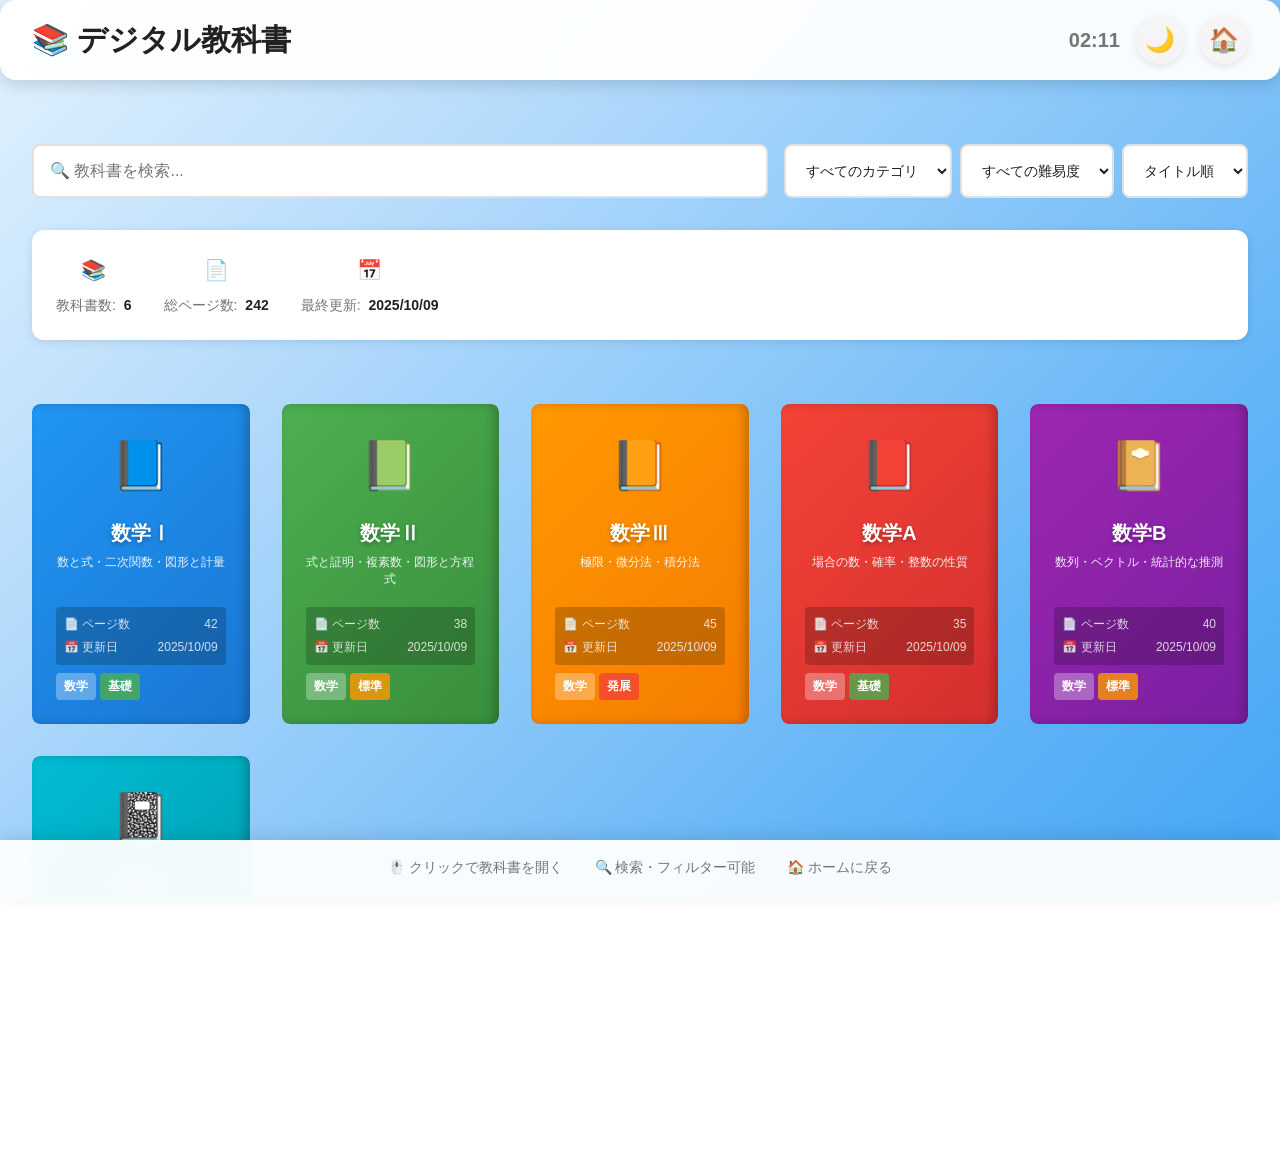
<file: bookshelf.html>
<!DOCTYPE html>
<html lang="ja" data-theme="light">
<head>
    <link rel="icon" href="data:image/svg+xml,<svg xmlns='http://www.w3.org/2000/svg' viewBox='0 0 100 100'><text y='.9em' font-size='90'>📚</text></svg>">
    <meta charset="UTF-8">
    <meta name="viewport" content="width=device-width, initial-scale=1.0">
    <title>MathRise - デジタル教科書</title>
    
    <!-- 基礎スタイル -->
    <link rel="stylesheet" href="css/base/reset.css">
    <link rel="stylesheet" href="css/base/variables.css">
    <link rel="stylesheet" href="css/base/typography.css">
    
    <!-- レイアウト -->
    <link rel="stylesheet" href="css/layout/header.css">
    <link rel="stylesheet" href="css/layout/footer.css">
    <link rel="stylesheet" href="css/layout/container.css">
    
    <!-- コンポーネント -->
    <link rel="stylesheet" href="css/components/buttons.css">
    <link rel="stylesheet" href="css/components/cards.css">
    <link rel="stylesheet" href="css/components/badges.css">
    
    <!-- ページ -->
    <link rel="stylesheet" href="css/pages/bookshelf.css">
    
    <!-- ユーティリティ -->
    <link rel="stylesheet" href="css/utilities/animations.css">
    <link rel="stylesheet" href="css/utilities/spacing.css">
    <link rel="stylesheet" href="css/utilities/helpers.css">
    
    <!-- テーマ -->
    <link rel="stylesheet" href="css/themes.css">
</head>
<body>
    <div class="bookshelf-container">
        <!-- ヘッダー -->
        <header class="switch-header">
            <div class="header-left">
                <h1 class="logo">📚 デジタル教科書</h1>
            </div>
            <div class="header-right">
                <span class="time" id="currentTime">14:26</span>
                <button class="icon-btn theme-toggle" id="themeToggle" title="テーマ切り替え">
                    <span class="theme-icon">🌙</span>
                </button>
                <a href="home.html" class="icon-btn" title="ホームに戻る">
                    🏠
                </a>
            </div>
        </header>

        <!-- メインコンテンツ -->
        <main class="main-content">
            <!-- 検索・フィルターバー -->
            <div class="control-bar">
                <div class="search-box">
                    <input type="text" id="searchInput" placeholder="🔍 教科書を検索..." />
                </div>
                <div class="filter-controls">
                    <select id="categoryFilter" class="filter-select">
                        <option value="all">すべてのカテゴリ</option>
                        <option value="数学">数学</option>
                    </select>
                    <select id="difficultyFilter" class="filter-select">
                        <option value="all">すべての難易度</option>
                        <option value="基礎">基礎</option>
                        <option value="標準">標準</option>
                        <option value="発展">発展</option>
                    </select>
                    <select id="sortBy" class="filter-select">
                        <option value="title">タイトル順</option>
                        <option value="updated">更新日順</option>
                        <option value="pages">ページ数順</option>
                    </select>
                </div>
            </div>

            <!-- 統計情報 -->
            <div class="stats-bar">
                <div class="stat-item">
                    <span class="stat-icon">📚</span>
                    <span class="stat-text">教科書数: <strong id="totalBooks">0</strong></span>
                </div>
                <div class="stat-item">
                    <span class="stat-icon">📄</span>
                    <span class="stat-text">総ページ数: <strong id="totalPages">0</strong></span>
                </div>
                <div class="stat-item">
                    <span class="stat-icon">📅</span>
                    <span class="stat-text">最終更新: <strong id="lastUpdate">-</strong></span>
                </div>
            </div>

            <!-- 本棚 -->
            <div class="bookshelf">
                <div class="shelf-row" id="bookshelfRow">
                    <!-- JavaScriptで動的生成 -->
                </div>
            </div>

            <!-- 空の状態 -->
            <div class="empty-state" id="emptyState" style="display: none;">
                <div class="empty-icon">📭</div>
                <h2>教科書が見つかりません</h2>
                <p>検索条件を変更してください</p>
            </div>
        </main>

        <!-- フッター -->
        <footer class="switch-footer compact">
            <div class="footer-hint">
                <span class="hint-item">🖱️ クリックで教科書を開く</span>
                <span class="hint-item">🔍 検索・フィルター可能</span>
                <span class="hint-item">🏠 ホームに戻る</span>
            </div>
        </footer>
   </div>

    <!-- テーマ初期化スクリプト -->
    <script>
        // ThemeManager の初期化を待つ
        function initializeTheme() {
            const savedTheme = localStorage.getItem('mathrise_theme') || 'light';
            const savedVariant = localStorage.getItem('mathrise_theme_variant') || 'default';
            
            // テーマの適用
            document.documentElement.setAttribute('data-theme', savedTheme);
            if (savedTheme === 'light') {
                document.documentElement.setAttribute('data-variant', savedVariant);
            }
            
            // アイコンの更新
            const themeIcon = document.querySelector('.theme-icon');
            if (themeIcon) {
                themeIcon.textContent = savedTheme === 'dark' ? '☀️' : '🌙';
            }
            
            console.log(`✅ Theme initialized: ${savedTheme} (${savedVariant})`);
        }

        // テーマトグル機能
        function setupThemeToggle() {
            const themeToggleBtn = document.getElementById('themeToggle');
            if (!themeToggleBtn) return;

            themeToggleBtn.addEventListener('click', () => {
                const currentTheme = document.documentElement.getAttribute('data-theme');
                const newTheme = currentTheme === 'dark' ? 'light' : 'dark';
                
                // テーマの切り替え
                document.documentElement.setAttribute('data-theme', newTheme);
                localStorage.setItem('mathrise_theme', newTheme);
                
                // アイコンの更新
                const themeIcon = document.querySelector('.theme-icon');
                if (themeIcon) {
                    themeIcon.textContent = newTheme === 'dark' ? '☀️' : '🌙';
                }
                
                // サウンド再生（SoundManagerが利用可能な場合）
                if (window.soundManager) {
                    window.soundManager.play('theme');
                }
                
                console.log(`✅ Theme toggled to: ${newTheme}`);
            });
        }

        // DOMContentLoaded で初期化
        document.addEventListener('DOMContentLoaded', () => {
            initializeTheme();
            setupThemeToggle();
        });
    </script>

    <!-- マネージャー（非モジュール） -->
    <script src="js/managers/ThemeManager.js"></script>
    
    <!-- 本棚スクリプト（モジュール） -->
    <script type="module" src="js/bookshelf.js"></script>
</body>
</html>
</file>
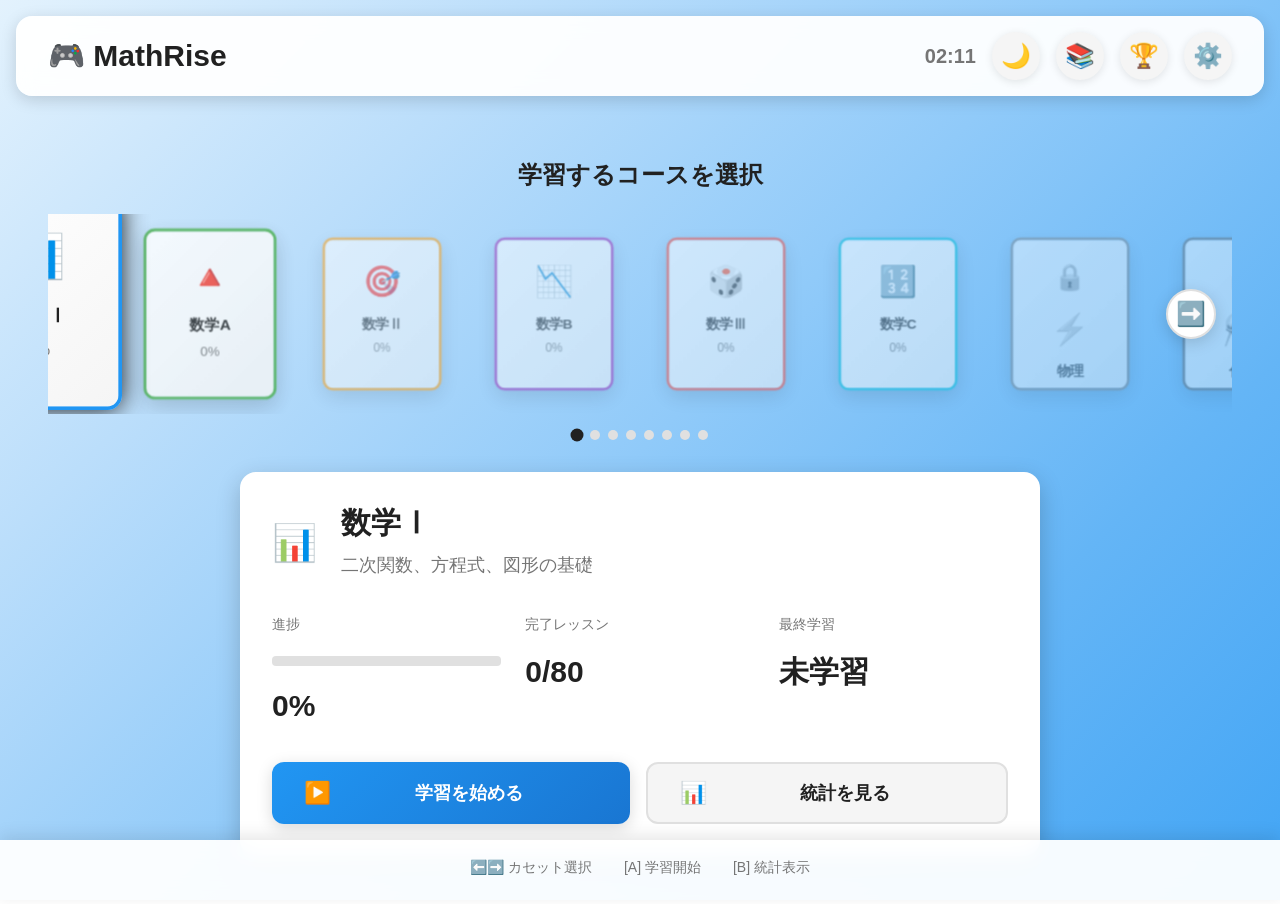
<file: home.html>
<!DOCTYPE html>
<html lang="ja" data-theme="light">
<head>
    <link rel="icon" href="data:image/svg+xml,<svg xmlns='http://www.w3.org/2000/svg' viewBox='0 0 100 100'><text y='.9em' font-size='90'>🎮</text></svg>">
    <meta charset="UTF-8">
    <meta name="viewport" content="width=device-width, initial-scale=1.0">
    <title>MathRise - ホーム</title>
    
    <!-- 基礎スタイル -->
    <link rel="stylesheet" href="css/base/reset.css">
    <link rel="stylesheet" href="css/base/variables.css">
    <link rel="stylesheet" href="css/base/typography.css">
    
    <!-- レイアウト -->
    <link rel="stylesheet" href="css/layout/header.css">
    <link rel="stylesheet" href="css/layout/footer.css">
    <link rel="stylesheet" href="css/layout/container.css">
    
    <!-- コンポーネント -->
    <link rel="stylesheet" href="css/components/buttons.css">
    <link rel="stylesheet" href="css/components/cards.css">
    <link rel="stylesheet" href="css/components/modals.css">
    <link rel="stylesheet" href="css/components/badges.css">
    <link rel="stylesheet" href="css/components/progress-bars.css">
    <link rel="stylesheet" href="css/components/notifications.css">
    
    <!-- 機能 -->
    <link rel="stylesheet" href="css/features/cartridge.css">
    <link rel="stylesheet" href="css/features/achievements.css">
    
    <!-- ページ -->
    <link rel="stylesheet" href="css/pages/home.css">
    
    <!-- ユーティリティ -->
    <link rel="stylesheet" href="css/utilities/animations.css">
    <link rel="stylesheet" href="css/utilities/spacing.css">
    <link rel="stylesheet" href="css/utilities/helpers.css">
    
    <!-- テーマ -->
    <link rel="stylesheet" href="css/themes.css">
</head>
<body>
    <div class="switch-home">
        <!-- ヘッダー -->
        <header class="switch-header">
            <div class="header-left">
                <h1 class="logo">🎮 MathRise</h1>
            </div>
            <div class="header-right">
                <span class="time" id="currentTime">14:26</span>
                <button class="icon-btn theme-toggle" id="themeToggle" title="テーマ切り替え">
                    <span class="theme-icon">🌙</span>
                </button>
                        <a href="bookshelf.html" class="icon-btn" title="デジタル教科書">
            📚
        </a>
                <button class="icon-btn" id="achievementsBtn" title="実績">
                    🏆
                    <span class="badge" id="achievementBadge">0</span>
                </button>
                <button class="icon-btn" id="settingsBtn" title="設定">⚙️</button>
            </div>
        </header>

        <!-- メインコンテンツ -->
        <main class="main-content no-scroll">
            <!-- カセットカルーセル -->
            <div class="cartridge-section">
                <h2 class="section-title">学習するコースを選択</h2>
                
                <!-- スクロールエリア -->
                <div class="cartridge-carousel-container">
                    <!-- 左スクロールボタン -->
                    <div class="scroll-trigger left" id="scrollTriggerLeft">
                        <button class="scroll-btn" id="scrollBtnLeft">
                            <span>⬅️</span>
                        </button>
                    </div>
                    
                    <!-- カセット表示エリア -->
                    <div class="cartridge-viewport">
                        <div class="cartridge-track" id="cartridgeTrack">
                            <!-- JavaScriptで動的生成 -->
                        </div>
                    </div>
                    
                    <!-- 右スクロールボタン -->
                    <div class="scroll-trigger right" id="scrollTriggerRight">
                        <button class="scroll-btn" id="scrollBtnRight">
                            <span>➡️</span>
                        </button>
                    </div>
                </div>
                
                <!-- インジケーター -->
                <div class="cartridge-indicators" id="cartridgeIndicators">
                    <!-- JavaScriptで動的生成 -->
                </div>
            </div>

            <!-- コース詳細表示 -->
            <div class="course-detail-section" id="courseDetailSection">
                <div class="course-detail-card">
                    <div class="detail-header">
                        <div class="detail-icon" id="detailIcon">📊</div>
                        <div class="detail-title-area">
                            <h2 class="detail-title" id="detailTitle">数学Ⅰ</h2>
                            <p class="detail-subtitle" id="detailSubtitle">二次関数、方程式、図形の基礎</p>
                        </div>
                    </div>
                    
                    <div class="detail-stats">
                        <div class="stat-item">
                            <span class="stat-label">進捗</span>
                            <div class="progress-bar-detail">
                                <div class="progress-fill-detail" id="detailProgress"></div>
                            </div>
                            <span class="stat-value" id="detailProgressText">0%</span>
                        </div>
                        
                        <div class="stat-item">
                            <span class="stat-label">完了レッスン</span>
                            <span class="stat-value" id="detailLessons">0/32</span>
                        </div>
                        
                        <div class="stat-item">
                            <span class="stat-label">最終学習</span>
                            <span class="stat-value" id="detailLastStudy">-</span>
                        </div>
                    </div>
                    
                    <div class="detail-actions">
                        <button class="action-btn primary" id="startLearningBtn">
                            <span class="btn-icon">▶️</span>
                            <span class="btn-text">学習を始める</span>
                        </button>
                        <button class="action-btn secondary" id="viewStatsBtn">
                            <span class="btn-icon">📊</span>
                            <span class="btn-text">統計を見る</span>
                        </button>
                    </div>
                </div>
            </div>
        </main>

        <!-- フッター -->
        <footer class="switch-footer compact">
            <div class="footer-hint">
                <span class="hint-item">⬅️➡️ カセット選択</span>
                <span class="hint-item">[A] 学習開始</span>
                <span class="hint-item">[B] 統計表示</span>
            </div>
        </footer>
    </div>

    <!-- カセット挿入演出オーバーレイ -->
    <div class="cartridge-insert-overlay" id="insertOverlay">
        <div class="insert-animation">
            <div class="cartridge-slot">
                <div class="slot-opening"></div>
            </div>
            <div class="cartridge-inserting" id="insertingCartridge">
                <div class="cartridge-body"></div>
                <div class="cartridge-label"></div>
            </div>
        </div>
        <div class="startup-logo" id="startupLogo">
            <h1>🎮 MathRise</h1>
            <div class="loading-dots">
                <span>.</span><span>.</span><span>.</span>
            </div>
        </div>
    </div>

    <!-- 実績モーダル -->
    <div class="modal" id="achievementsModal">
        <div class="modal-content achievement-modal">
            <div class="modal-header">
                <h2>🏆 実績</h2>
                <button class="close-btn" id="closeAchievements">✕</button>
            </div>
            <div class="modal-body" id="achievementsList">
                <!-- JavaScriptで動的生成 -->
            </div>
        </div>
    </div>

    <!-- 設定モーダル -->
    <div class="modal" id="settingsModal">
        <div class="modal-content settings-modal">
            <div class="modal-header">
                <h2>⚙️ 設定</h2>
                <button class="close-btn" id="closeSettings">✕</button>
            </div>
            <div class="modal-body">
                <!-- テーマ設定 -->
                <div class="settings-section">
                    <h3>🎨 テーマ設定</h3>
                    <div class="setting-item">
                        <label class="setting-label">
                            <span>ダークモード</span>
                            <label class="toggle-switch">
                                <input type="checkbox" id="darkModeToggle">
                                <span class="toggle-slider"></span>
                            </label>
                        </label>
                    </div>
                    
                    <div class="setting-item" id="themeVariantSection">
                        <label class="setting-label">ライトテーマのバリエーション</label>
                        <div class="theme-selector">
                            <button class="theme-option default active" data-variant="default" title="デフォルト（ブルー）"></button>
                            <button class="theme-option sunset" data-variant="sunset" title="サンセット"></button>
                            <button class="theme-option mint" data-variant="mint" title="ミントグリーン"></button>
                            <button class="theme-option lavender" data-variant="lavender" title="ラベンダー"></button>
                            <button class="theme-option modern" data-variant="modern" title="モダングレー"></button>
                        </div>
                    </div>
                </div>

                <!-- サウンド設定 -->
                <div class="settings-section">
                    <h3>🔊 サウンド設定</h3>
                    <div class="setting-item">
                        <label class="setting-label">
                            <span>効果音</span>
                            <label class="toggle-switch">
                                <input type="checkbox" id="soundToggle" checked>
                                <span class="toggle-slider"></span>
                            </label>
                        </label>
                    </div>
                </div>

                <!-- データ管理 -->
                <div class="settings-section">
                    <h3>💾 データ管理</h3>
                    <div class="setting-item">
                        <button class="settings-btn" id="exportDataBtn">
                            <span>📥</span>
                            <span>データをエクスポート</span>
                        </button>
                    </div>
                    <div class="setting-item">
                        <button class="settings-btn" id="importDataBtn">
                            <span>📤</span>
                            <span>データをインポート</span>
                        </button>
                        <input type="file" id="importDataFile" accept=".json" style="display: none;">
                    </div>
                    <div class="setting-item">
                        <button class="settings-btn danger" id="resetDataBtn">
                            <span>🔄</span>
                            <span>すべてのデータをリセット</span>
                        </button>
                    </div>
                </div>

                <!-- アプリ情報 -->
                <div class="settings-section">
                    <h3>ℹ️ アプリ情報</h3>
                    <div class="app-info">
                        <p><strong>バージョン:</strong> 2.0.0</p>
                        <p><strong>最終更新:</strong> 2025年10月</p>
                        <p><strong>開発:</strong> MathRise Team : seya yuta</p>
                    </div>
                </div>
            </div>
        </div>
    </div>

    <!-- 実績通知 -->
    <div class="achievement-notification" id="achievementNotification">
        <div class="notification-content">
            <span class="notification-icon">🏆</span>
            <div class="notification-text">
                <strong class="notification-title">実績解除！</strong>
                <p class="notification-desc" id="notificationDesc"></p>
            </div>
        </div>
    </div>

    <!-- スクリプト（非モジュール） -->
    <script src="js/managers/SoundManager.js"></script>
    <script src="js/managers/ThemeManager.js"></script>
    <script src="js/managers/AchievementManager.js"></script>
    
    <!-- メインスクリプト（モジュール） -->
    <script type="module" src="js/home.js"></script>
</body>
</html>
</file>
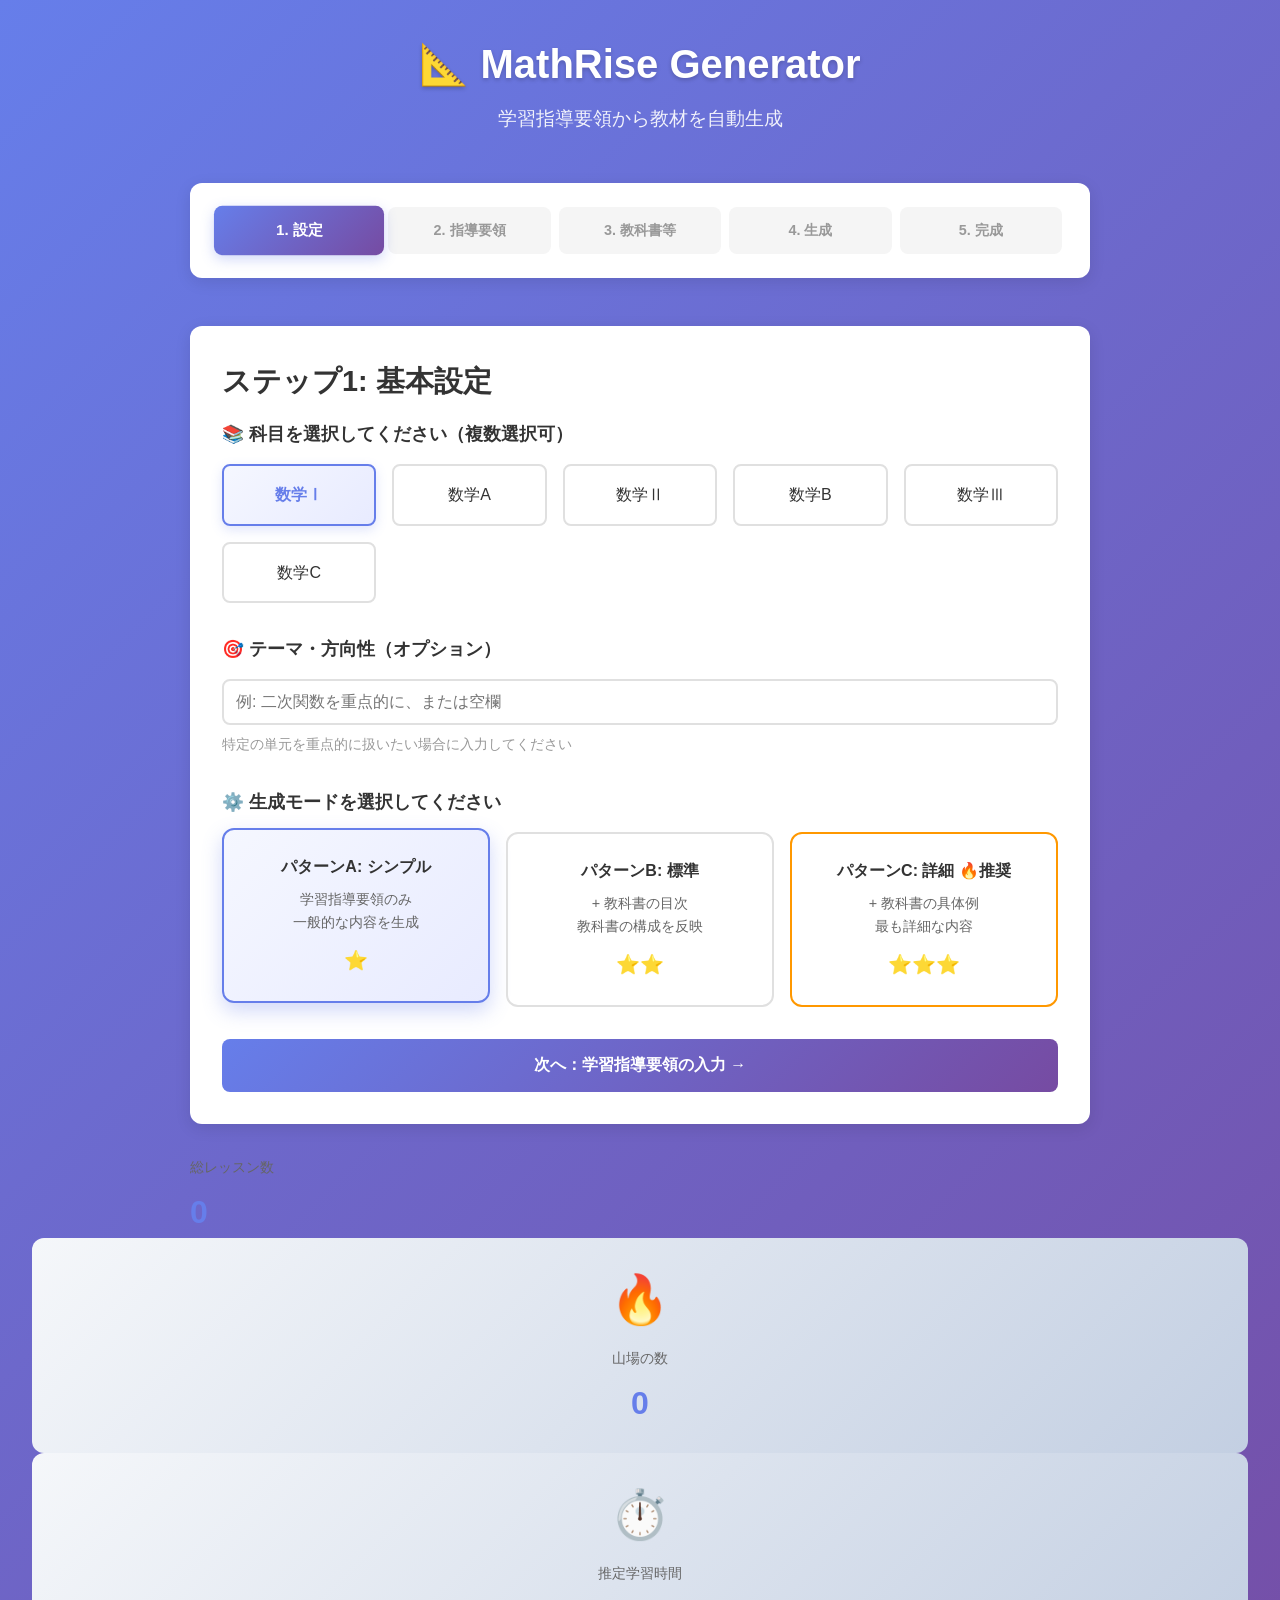
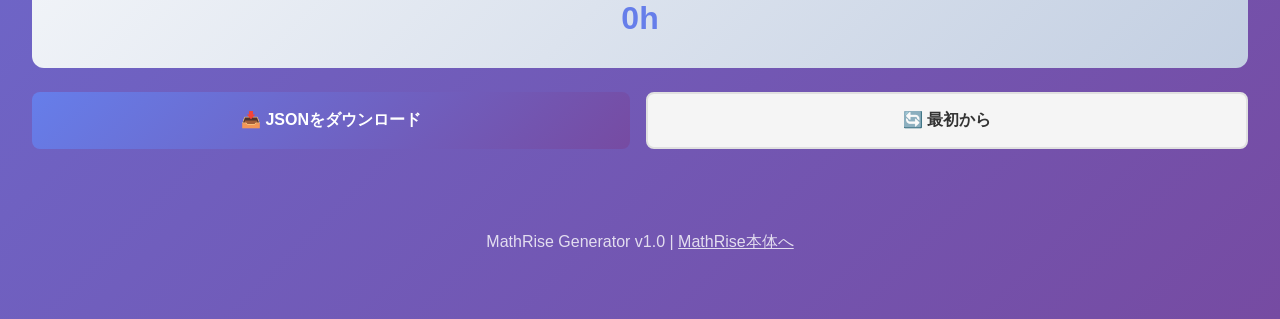
<file: generator/index_gen.html>
<!DOCTYPE html>
<html lang="ja">
<head>
    <meta charset="UTF-8">
    <meta name="viewport" content="width=device-width, initial-scale=1.0">
    <title>MathRise Generator</title>
    <link rel="stylesheet" href="style.css">
</head>
<body>
    <div class="container">
        <!-- ヘッダー -->
        <header>
            <h1>📐 MathRise Generator</h1>
            <p>学習指導要領から教材を自動生成</p>
        </header>
        
        <!-- 進捗バー -->
        <div class="progress-tracker">
            <div class="step active" data-step="1">1. 設定</div>
            <div class="step" data-step="2">2. 指導要領</div>
            <div class="step" data-step="3">3. 教科書等</div>
            <div class="step" data-step="4">4. 生成</div>
            <div class="step" data-step="5">5. 完成</div>
        </div>
        
        <!-- ステップ1: 基本設定 -->
        <div class="panel" id="panel-step1">
            <h2>ステップ1: 基本設定</h2>
            
            <!-- 科目選択（チェックボックス） -->
            <div class="form-group">
                <label class="form-label">📚 科目を選択してください（複数選択可）</label>
                <div class="checkbox-grid">
                    <label class="checkbox-card">
                        <input type="checkbox" name="subject" value="math1" checked>
                        <span class="checkbox-label">数学Ⅰ</span>
                    </label>
                    <label class="checkbox-card">
                        <input type="checkbox" name="subject" value="mathA">
                        <span class="checkbox-label">数学A</span>
                    </label>
                    <label class="checkbox-card">
                        <input type="checkbox" name="subject" value="math2">
                        <span class="checkbox-label">数学Ⅱ</span>
                    </label>
                    <label class="checkbox-card">
                        <input type="checkbox" name="subject" value="mathB">
                        <span class="checkbox-label">数学B</span>
                    </label>
                    <label class="checkbox-card">
                        <input type="checkbox" name="subject" value="math3">
                        <span class="checkbox-label">数学Ⅲ</span>
                    </label>
                    <label class="checkbox-card">
                        <input type="checkbox" name="subject" value="mathC">
                        <span class="checkbox-label">数学C</span>
                    </label>
                </div>
            </div>
            
            <!-- テーマ入力 -->
            <div class="form-group">
                <label class="form-label">🎯 テーマ・方向性（オプション）</label>
                <input type="text" id="theme" class="form-input" 
                       placeholder="例: 二次関数を重点的に、または空欄">
                <p class="form-hint">特定の単元を重点的に扱いたい場合に入力してください</p>
            </div>
            
            <!-- 生成モード選択 -->
            <div class="form-group">
                <label class="form-label">⚙️ 生成モードを選択してください</label>
                <div class="mode-grid">
                    <label class="mode-card">
                        <input type="radio" name="mode" value="simple" checked>
                        <div class="mode-content">
                            <div class="mode-title">パターンA: シンプル</div>
                            <div class="mode-description">
                                学習指導要領のみ<br>
                                一般的な内容を生成
                            </div>
                            <div class="mode-rating">⭐</div>
                        </div>
                    </label>
                    <label class="mode-card">
                        <input type="radio" name="mode" value="standard">
                        <div class="mode-content">
                            <div class="mode-title">パターンB: 標準</div>
                            <div class="mode-description">
                                + 教科書の目次<br>
                                教科書の構成を反映
                            </div>
                            <div class="mode-rating">⭐⭐</div>
                        </div>
                    </label>
                    <label class="mode-card mode-recommended">
                        <input type="radio" name="mode" value="detailed">
                        <div class="mode-content">
                            <div class="mode-title">パターンC: 詳細 🔥推奨</div>
                            <div class="mode-description">
                                + 教科書の具体例<br>
                                最も詳細な内容
                            </div>
                            <div class="mode-rating">⭐⭐⭐</div>
                        </div>
                    </label>
                </div>
            </div>
            
            <div class="actions">
                <button class="btn-primary" onclick="moveToStep2()">
                    次へ：学習指導要領の入力 →
                </button>
            </div>
        </div>
        
        <!-- ステップ2: 学習指導要領入力 -->
        <div class="panel hidden" id="panel-step2">
            <h2>ステップ2: 学習指導要領の入力</h2>
            <p class="description">
                学習指導要領（選択した科目の該当部分）を貼り付けてください。
            </p>
            
            <div class="file-input-group">
                <label class="file-input-label">
                    📄 ファイルから読み込み
                    <input type="file" id="curriculum-file" accept=".txt,.md" onchange="loadFile('curriculum')">
                </label>
                <span class="file-input-hint">または下のテキストエリアに直接貼り付け</span>
            </div>
            
            <textarea id="curriculum" placeholder="例：
(1) 数と式
  ア 数と集合
    (ア) 実数
    ..."></textarea>
            
            <div class="actions">
                <button class="btn-secondary" onclick="backToStep1()">
                    ← 戻る
                </button>
                <button class="btn-primary" onclick="moveToStep3()">
                    次へ：教科書等の入力 →
                </button>
            </div>
        </div>
        
        <!-- ステップ3: 教科書等の入力 -->
        <div class="panel hidden" id="panel-step3">
            <h2>ステップ3: 教科書・指導書の入力</h2>
            <p class="description">
                選択したモード（<span id="selected-mode-name">パターンA</span>）に応じて、必要な資料を入力してください。
            </p>
            
            <!-- 教科書の目次（パターンB/C） -->
            <div class="form-group" id="textbook-toc-group">
                <label class="form-label">📖 教科書の目次</label>
                <div class="file-input-group">
                    <label class="file-input-label">
                        📄 ファイルから読み込み
                        <input type="file" id="textbook-toc-file" accept=".txt,.md" onchange="loadFile('textbook-toc')">
                    </label>
                    <span class="file-input-hint">または下のテキストエリアに直接貼り付け</span>
                </div>
                <textarea id="textbook-toc" placeholder="例：
第1章 二次関数
  1. 関数とグラフ
  2. 二次関数のグラフ
  ..."></textarea>
            </div>
            
            <!-- 教科書の具体例（パターンC） -->
            <div class="form-group" id="textbook-examples-group">
                <label class="form-label">📄 教科書の具体例</label>
                <div class="file-input-group">
                    <label class="file-input-label">
                        📄 ファイルから読み込み
                        <input type="file" id="textbook-examples-file" accept=".txt,.md" onchange="loadFile('textbook-examples')">
                    </label>
                    <span class="file-input-hint">または下のテキストエリアに直接貼り付け</span>
                </div>
                <textarea id="textbook-examples" placeholder="例：
例題1 二次関数のグラフ
y = x² + 2x - 3 のグラフをかけ。
..."></textarea>
            </div>
            
            <!-- シラバス・観点別評価規準例（オプション） -->
            <div class="form-group">
                <label class="form-label">📋 シラバス・観点別評価規準例（オプション）</label>
                <div class="file-input-group">
                    <label class="file-input-label">
                        📄 ファイルから読み込み
                        <input type="file" id="syllabus-file" accept=".txt,.md" onchange="loadFile('syllabus')">
                    </label>
                    <span class="file-input-hint">または下のテキストエリアに直接貼り付け</span>
                </div>
                <textarea id="syllabus" placeholder="例：
【年間指導計画】
4月: 二次関数（15時間）
5月: 図形と計量（20時間）
..."></textarea>
            </div>
            
            <div class="actions">
                <button class="btn-secondary" onclick="backToStep2()">
                    ← 戻る
                </button>
                <button class="btn-primary" onclick="generateStage0Prompt()">
                    プロンプト生成 →
                </button>
            </div>
        </div>
        
        <!-- プロンプト表示エリア -->
        <div class="panel hidden" id="panel-prompt">
            <h2>生成されたプロンプト</h2>
            <p class="description">
                このプロンプトをコピーして、別のClaude会話で実行してください。
            </p>
            <div class="prompt-container">
                <pre id="prompt-text"></pre>
                <button class="copy-btn" onclick="copyPrompt()">
                    📋 コピー
                </button>
            </div>
            <div class="info-box">
                💡 プロンプトをコピーしたら、新しいClaude会話を開いて実行してください
            </div>
            <div class="actions">
                <button class="btn-secondary" onclick="showResultInput()">
                    実行結果を入力 →
                </button>
            </div>
        </div>
        
        <!-- 結果入力エリア -->
        <!-- 結果入力エリア -->
        <div class="panel hidden" id="panel-result">
            <h2>実行結果の入力</h2>
            <p class="description">
                Claudeが生成したJSON全体をコピーして、ここに貼り付けてください。
            </p>
            <textarea id="result-input" placeholder='{"topics": [...], ...}'></textarea>
            
            <!-- バッチサイズ選択（第2段階でのみ表示） -->
            <div class="form-group" id="batch-size-group" style="display: none;">
                <label class="form-label">📦 一度に生成するレッスン数を選択</label>
                <div class="batch-size-selector">
                    <label class="batch-option">
                        <input type="radio" name="batchSize" value="1" checked>
                        <span>1個ずつ</span>
                    </label>
                    <label class="batch-option">
                        <input type="radio" name="batchSize" value="3">
                        <span>3個ずつ</span>
                    </label>
                    <label class="batch-option recommended">
                        <input type="radio" name="batchSize" value="5">
                        <span>5個ずつ ⭐</span>
                    </label>
                    <label class="batch-option">
                        <input type="radio" name="batchSize" value="10">
                        <span>10個ずつ</span>
                    </label>
                    <label class="batch-option">
                        <input type="radio" name="batchSize" value="all">
                        <span>すべて一度に</span>
                    </label>
                </div>
                <div class="batch-info">
                    <p><strong>現在の進捗:</strong> <span id="batch-progress">0/0</span> レッスン完了</p>
                    <p><strong>残り実行回数:</strong> <span id="batch-remaining">0</span> 回</p>
                </div>
            </div>
            
            <div class="actions">
                <button class="btn-secondary" onclick="goBack()">
                    ← 戻る
                </button>
                <button class="btn-primary" onclick="loadResult()">
                    読み込む →
                </button>
            </div>
        </div>
        
        <!-- ローディング -->
        <div class="panel hidden" id="panel-loading">
            <div class="loading-container">
                <div class="spinner"></div>
                <p id="loading-message">処理中...</p>
            </div>
        </div>
        <!-- 完成 -->
        <div class="panel hidden" id="panel-complete">
            <h2>✅ 完成！</h2>
            <div class="result-summary">
                <div class="stat-card">
                    <div class="stat-icon">📚</div>
                    <div class="stat-content">
                        <div class="stat-label">総レッスン数</div>
                        <div class="stat-value" id="total-lessons">0</div>
                    </div>
                </div>
                <div class="stat-card">
                    <div class="stat-icon">🔥</div>
                    <div class="stat-content">
                        <div class="stat-label">山場の数</div>
                        <div class="stat-value" id="peak-lessons">0</div>
                    </div>
                </div>
                <div class="stat-card">
                    <div class="stat-icon">⏱️</div>
                    <div class="stat-content">
                        <div class="stat-label">推定学習時間</div>
                        <div class="stat-value" id="total-time">0h</div>
                    </div>
                </div>
            </div>
            <div class="actions">
                <button class="btn-primary" onclick="downloadJSON()">
                    📥 JSONをダウンロード
                </button>
                <button class="btn-secondary" onclick="reset()">
                    🔄 最初から
                </button>
            </div>
        </div>
                    <div class="stat-content">
                        <div class="stat-label">総レッスン数</div>
                        <div class="stat-value" id="total-lessons">0</div>
                    </div>
                </div>
                <div class="stat-card">
                    <div class="stat-icon">🔥</div>
                    <div class="stat-content">
                        <div class="stat-label">山場の数</div>
                        <div class="stat-value" id="peak-lessons">0</div>
                    </div>
                </div>
                <div class="stat-card">
                    <div class="stat-icon">⏱️</div>
                    <div class="stat-content">
                        <div class="stat-label">推定学習時間</div>
                        <div class="stat-value" id="total-time">0h</div>
                    </div>
                </div>
            <!-- バッチサイズ選択 -->
            <div class="form-group" id="batch-size-group" style="display: none;">
                <label>📦 一度に生成するレッスン数を選択</label>
                <div class="batch-size-selector">
                    <label class="batch-option">
                        <input type="radio" name="batchSize" value="1" checked>
                        <span>1個ずつ</span>
                    </label>
                    <label class="batch-option">
                        <input type="radio" name="batchSize" value="3">
                        <span>3個ずつ</span>
                    </label>
                    <label class="batch-option recommended">
                        <input type="radio" name="batchSize" value="5">
                        <span>5個ずつ ⭐</span>
                    </label>
                    <label class="batch-option">
                        <input type="radio" name="batchSize" value="10">
                        <span>10個ずつ</span>
                    </label>
                    <label class="batch-option">
                        <input type="radio" name="batchSize" value="all">
                        <span>すべて一度に</span>
                    </label>
                </div>
                <div class="batch-info">
                    <p><strong>現在の進捗:</strong> <span id="batch-progress">0/0</span> レッスン完了</p>
                    <p><strong>残り実行回数:</strong> <span id="batch-remaining">0</span> 回</p>
                </div>
            </div>
            </div>
            <div class="actions">
                <button class="btn-primary" onclick="downloadJSON()">
                    📥 JSONをダウンロード
                </button>
                <button class="btn-secondary" onclick="reset()">
                    🔄 最初から
                </button>
            </div>
        </div>
        
        <!-- フッター -->
        <footer>
            <p>MathRise Generator v1.0 | 
               <a href="../index.html">MathRise本体へ</a>
            </p>
        </footer>
    </div>
    
    <script src="app.js"></script>
</body>
</html>
</file>
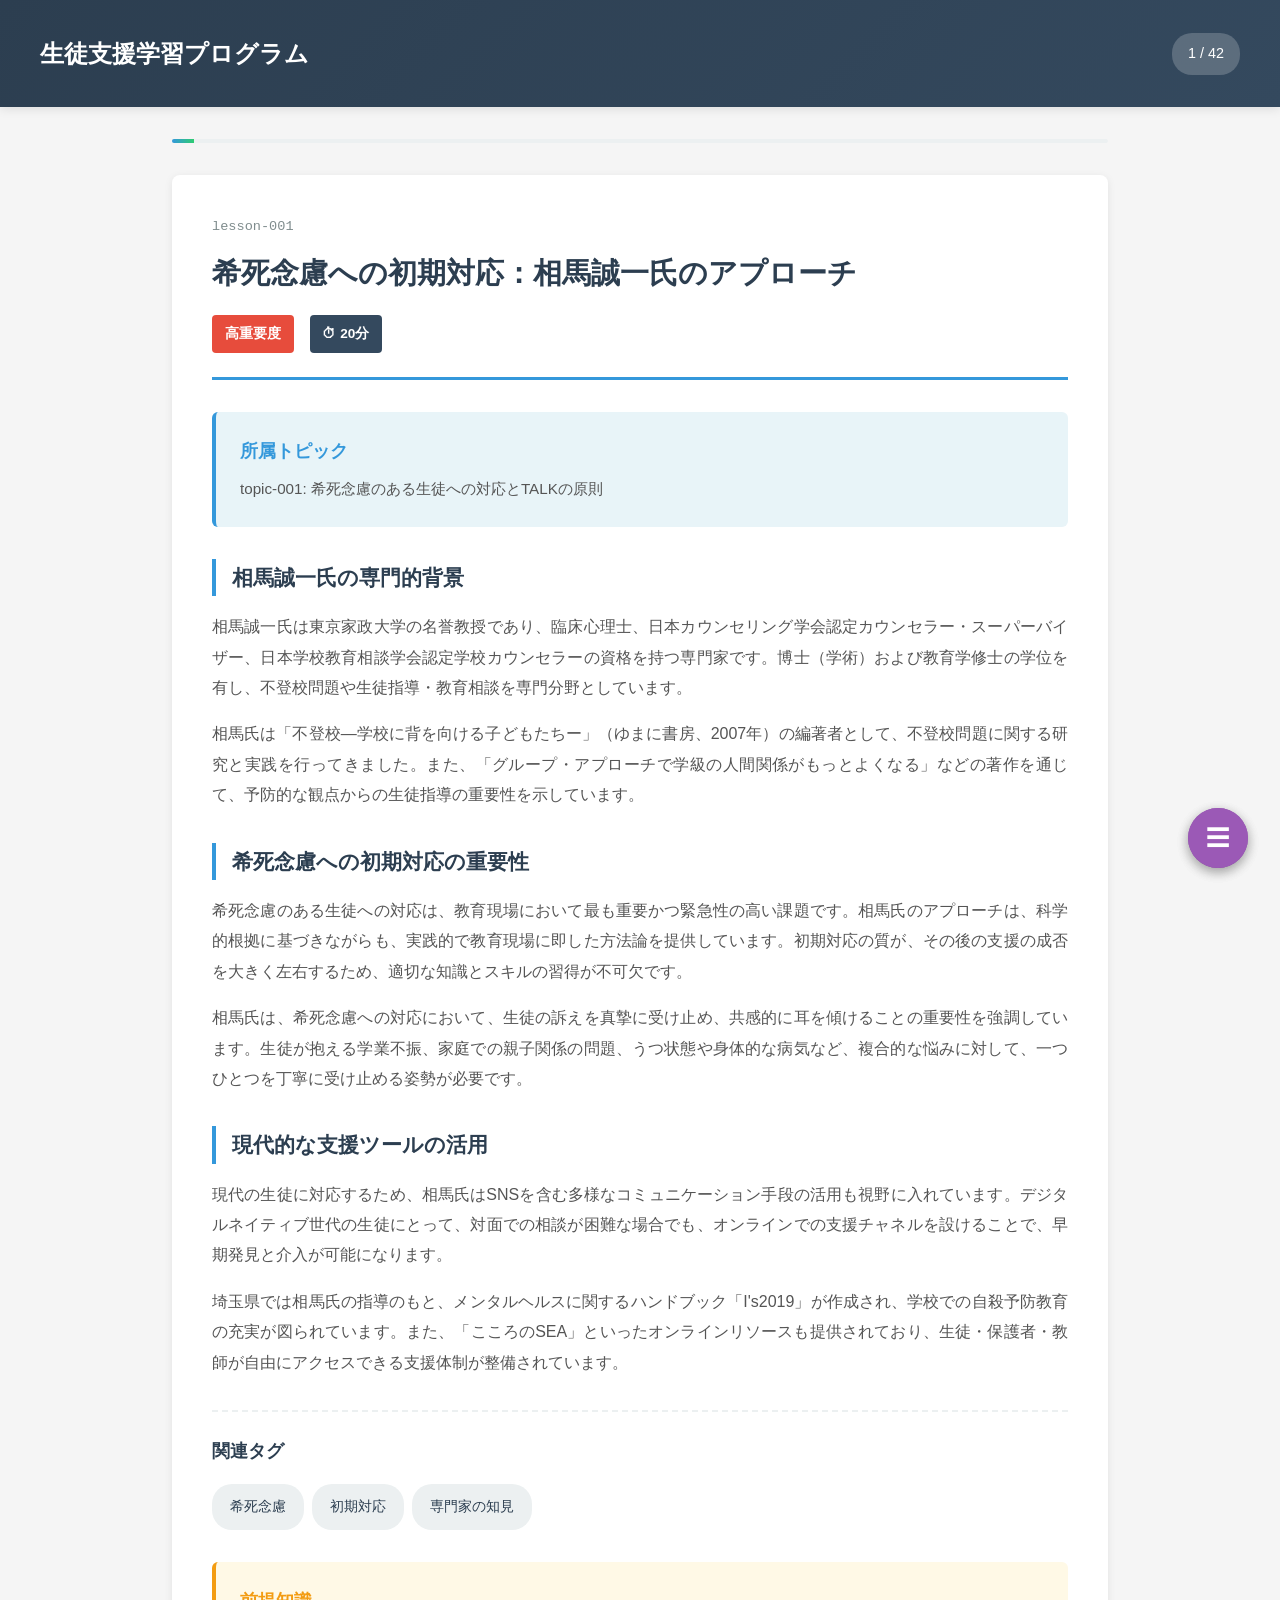
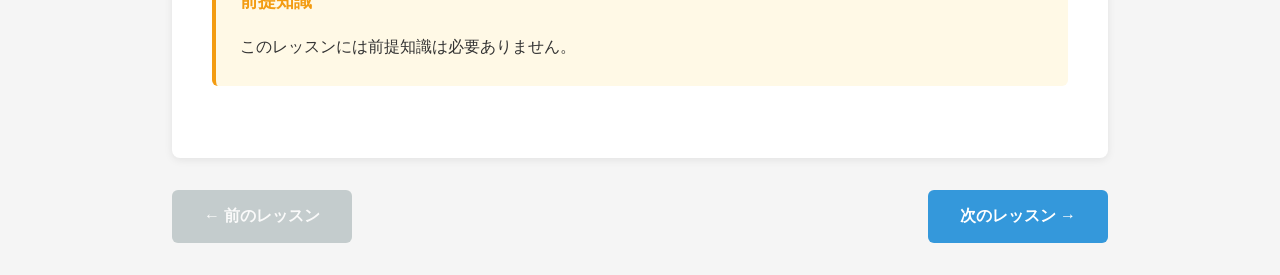
<file: textbooks/math-2.html>
<!DOCTYPE html>
<html lang="ja">
<head>
    <meta charset="UTF-8">
    <meta name="viewport" content="width=device-width, initial-scale=1.0">
    <title>生徒支援学習プログラム - レッスン</title>
    <style>
        * {
            margin: 0;
            padding: 0;
            box-sizing: border-box;
        }

        body {
            font-family: "游ゴシック体", YuGothic, "游ゴシック", "Yu Gothic", "メイリオ", Meiryo, sans-serif;
            line-height: 1.8;
            color: #333;
            background-color: #f5f5f5;
        }

        .header {
            background: linear-gradient(135deg, #2c3e50 0%, #34495e 100%);
            color: white;
            padding: 2rem;
            box-shadow: 0 2px 10px rgba(0,0,0,0.1);
            position: sticky;
            top: 0;
            z-index: 100;
        }

        .header-content {
            max-width: 1200px;
            margin: 0 auto;
            display: flex;
            justify-content: space-between;
            align-items: center;
            flex-wrap: wrap;
            gap: 1rem;
        }

        .header h1 {
            font-size: 1.5rem;
            font-weight: 600;
        }

        .lesson-counter {
            background: rgba(255,255,255,0.2);
            padding: 0.5rem 1rem;
            border-radius: 20px;
            font-size: 0.9rem;
        }

        .container {
            max-width: 1000px;
            margin: 0 auto;
            padding: 2rem;
        }

        .lesson-page {
            display: none;
            animation: fadeIn 0.3s ease-in;
        }

        .lesson-page.active {
            display: block;
        }

        @keyframes fadeIn {
            from {
                opacity: 0;
                transform: translateY(10px);
            }
            to {
                opacity: 1;
                transform: translateY(0);
            }
        }

        .lesson-card {
            background: white;
            border-radius: 8px;
            padding: 2.5rem;
            box-shadow: 0 2px 8px rgba(0,0,0,0.08);
            margin-bottom: 2rem;
        }

        .lesson-header {
            margin-bottom: 2rem;
            padding-bottom: 1.5rem;
            border-bottom: 3px solid #3498db;
        }

        .lesson-id {
            font-size: 0.85rem;
            color: #7f8c8d;
            font-family: monospace;
            margin-bottom: 0.5rem;
        }

        .lesson-title {
            font-size: 1.8rem;
            color: #2c3e50;
            margin-bottom: 1rem;
            font-weight: 600;
        }

        .lesson-meta {
            display: flex;
            gap: 1rem;
            flex-wrap: wrap;
            align-items: center;
        }

        .badge {
            padding: 0.4rem 0.8rem;
            border-radius: 4px;
            font-size: 0.85rem;
            font-weight: 600;
            white-space: nowrap;
        }

        .badge.importance-high {
            background-color: #e74c3c;
            color: white;
        }

        .badge.importance-medium {
            background-color: #f39c12;
            color: white;
        }

        .badge.importance-low {
            background-color: #3498db;
            color: white;
        }

        .badge.time {
            background-color: #34495e;
            color: white;
        }

        .lesson-content {
            margin: 2rem 0;
        }

        .content-section {
            margin-bottom: 2rem;
        }

        .content-section h3 {
            color: #2c3e50;
            font-size: 1.3rem;
            margin-bottom: 1rem;
            padding-left: 1rem;
            border-left: 4px solid #3498db;
        }

        .content-section p {
            color: #555;
            line-height: 1.9;
            text-align: justify;
            margin-bottom: 1rem;
        }

        .tags-section {
            margin-top: 2rem;
            padding-top: 1.5rem;
            border-top: 2px dashed #ecf0f1;
        }

        .tags-section h4 {
            color: #2c3e50;
            font-size: 1.1rem;
            margin-bottom: 1rem;
        }

        .tags-list {
            display: flex;
            flex-wrap: wrap;
            gap: 0.5rem;
        }

        .tag {
            background-color: #ecf0f1;
            color: #2c3e50;
            padding: 0.5rem 1rem;
            border-radius: 20px;
            font-size: 0.9rem;
            cursor: pointer;
            transition: all 0.2s;
            border: 2px solid transparent;
        }

        .tag:hover {
            background-color: #3498db;
            color: white;
            transform: translateY(-2px);
        }

        .prerequisites-section {
            background-color: #fff9e6;
            padding: 1.5rem;
            border-radius: 6px;
            border-left: 4px solid #f39c12;
            margin: 2rem 0;
        }

        .prerequisites-section h4 {
            color: #f39c12;
            font-size: 1.1rem;
            margin-bottom: 1rem;
        }

        .prerequisite-link {
            display: inline-block;
            background-color: white;
            color: #2c3e50;
            padding: 0.5rem 1rem;
            border-radius: 4px;
            margin: 0.3rem;
            text-decoration: none;
            font-family: monospace;
            font-size: 0.9rem;
            border: 2px solid #f39c12;
            transition: all 0.2s;
        }

        .prerequisite-link:hover {
            background-color: #f39c12;
            color: white;
            transform: translateX(5px);
        }

        .navigation {
            display: flex;
            justify-content: space-between;
            align-items: center;
            margin-top: 2rem;
            gap: 1rem;
        }

        .nav-button {
            padding: 1rem 2rem;
            border: none;
            border-radius: 6px;
            font-size: 1rem;
            font-weight: 600;
            cursor: pointer;
            transition: all 0.2s;
            display: flex;
            align-items: center;
            gap: 0.5rem;
            font-family: inherit;
        }

        .nav-button:disabled {
            opacity: 0.5;
            cursor: not-allowed;
        }

        .nav-button.prev {
            background-color: #95a5a6;
            color: white;
        }

        .nav-button.prev:hover:not(:disabled) {
            background-color: #7f8c8d;
            transform: translateX(-5px);
        }

        .nav-button.next {
            background-color: #3498db;
            color: white;
        }

        .nav-button.next:hover:not(:disabled) {
            background-color: #2980b9;
            transform: translateX(5px);
        }

        .progress-bar {
            width: 100%;
            height: 4px;
            background-color: #ecf0f1;
            border-radius: 2px;
            overflow: hidden;
            margin-bottom: 2rem;
        }

        .progress-fill {
            height: 100%;
            background: linear-gradient(90deg, #3498db 0%, #2ecc71 100%);
            transition: width 0.3s ease;
        }

        .topic-info {
            background-color: #e8f4f8;
            padding: 1.5rem;
            border-radius: 6px;
            border-left: 4px solid #3498db;
            margin-bottom: 2rem;
        }

        .topic-info h4 {
            color: #3498db;
            font-size: 1.1rem;
            margin-bottom: 0.5rem;
        }

        .topic-info p {
            color: #555;
            font-size: 0.95rem;
        }

        .index-button {
            position: fixed;
            bottom: 2rem;
            right: 2rem;
            background-color: #9b59b6;
            color: white;
            width: 60px;
            height: 60px;
            border-radius: 50%;
            border: none;
            font-size: 1.5rem;
            cursor: pointer;
            box-shadow: 0 4px 12px rgba(0,0,0,0.2);
            transition: all 0.2s;
            z-index: 50;
        }

        .index-button:hover {
            background-color: #8e44ad;
            transform: scale(1.1);
        }

        .index-overlay {
            display: none;
            position: fixed;
            top: 0;
            left: 0;
            width: 100%;
            height: 100%;
            background-color: rgba(0,0,0,0.7);
            z-index: 200;
            overflow-y: auto;
        }

        .index-overlay.active {
            display: block;
        }

        .index-content {
            background: white;
            max-width: 900px;
            margin: 2rem auto;
            border-radius: 8px;
            padding: 2rem;
            position: relative;
        }

        .close-index {
            position: absolute;
            top: 1rem;
            right: 1rem;
            background: #e74c3c;
            color: white;
            border: none;
            width: 40px;
            height: 40px;
            border-radius: 50%;
            font-size: 1.5rem;
            cursor: pointer;
            transition: all 0.2s;
        }

        .close-index:hover {
            background-color: #c0392b;
            transform: rotate(90deg);
        }

        .index-list {
            list-style: none;
            margin-top: 2rem;
        }

        .index-item {
            padding: 1rem;
            margin-bottom: 0.5rem;
            border-radius: 6px;
            cursor: pointer;
            transition: all 0.2s;
            border-left: 4px solid transparent;
        }

        .index-item:hover {
            background-color: #ecf0f1;
            border-left-color: #3498db;
            transform: translateX(5px);
        }

        .index-item.current {
            background-color: #e8f4f8;
            border-left-color: #3498db;
        }

        .index-item-title {
            font-weight: 600;
            color: #2c3e50;
            margin-bottom: 0.3rem;
        }

        .index-item-meta {
            font-size: 0.85rem;
            color: #7f8c8d;
        }

        @media (max-width: 768px) {
            .container {
                padding: 1rem;
            }

            .lesson-card {
                padding: 1.5rem;
            }

            .lesson-title {
                font-size: 1.4rem;
            }

            .navigation {
                flex-direction: column;
            }

            .nav-button {
                width: 100%;
                justify-content: center;
            }

            .index-button {
                bottom: 1rem;
                right: 1rem;
                width: 50px;
                height: 50px;
            }
        }
    </style>
</head>
<body>
    <div class="header">
        <div class="header-content">
            <h1>生徒支援学習プログラム</h1>
            <div class="lesson-counter">
                <span id="currentLesson">1</span> / <span id="totalLessons">42</span>
            </div>
        </div>
    </div>

    <div class="container">
        <div class="progress-bar">
            <div class="progress-fill" id="progressFill" style="width: 2.38%"></div>
        </div>

        <!-- Lesson 001 -->
        <div class="lesson-page active" data-lesson="1">
            <div class="lesson-card">
                <div class="lesson-header">
                    <div class="lesson-id">lesson-001</div>
                    <h2 class="lesson-title">希死念慮への初期対応：相馬誠一氏のアプローチ</h2>
                    <div class="lesson-meta">
                        <span class="badge importance-high">高重要度</span>
                        <span class="badge time">⏱ 20分</span>
                    </div>
                </div>

                <div class="topic-info">
                    <h4>所属トピック</h4>
                    <p>topic-001: 希死念慮のある生徒への対応とTALKの原則</p>
                </div>

                <div class="lesson-content">
                    <div class="content-section">
                        <h3>相馬誠一氏の専門的背景</h3>
                        <p>相馬誠一氏は東京家政大学の名誉教授であり、臨床心理士、日本カウンセリング学会認定カウンセラー・スーパーバイザー、日本学校教育相談学会認定学校カウンセラーの資格を持つ専門家です。博士（学術）および教育学修士の学位を有し、不登校問題や生徒指導・教育相談を専門分野としています。</p>
                        <p>相馬氏は「不登校—学校に背を向ける子どもたちー」（ゆまに書房、2007年）の編著者として、不登校問題に関する研究と実践を行ってきました。また、「グループ・アプローチで学級の人間関係がもっとよくなる」などの著作を通じて、予防的な観点からの生徒指導の重要性を示しています。</p>
                    </div>

                    <div class="content-section">
                        <h3>希死念慮への初期対応の重要性</h3>
                        <p>希死念慮のある生徒への対応は、教育現場において最も重要かつ緊急性の高い課題です。相馬氏のアプローチは、科学的根拠に基づきながらも、実践的で教育現場に即した方法論を提供しています。初期対応の質が、その後の支援の成否を大きく左右するため、適切な知識とスキルの習得が不可欠です。</p>
                        <p>相馬氏は、希死念慮への対応において、生徒の訴えを真摯に受け止め、共感的に耳を傾けることの重要性を強調しています。生徒が抱える学業不振、家庭での親子関係の問題、うつ状態や身体的な病気など、複合的な悩みに対して、一つひとつを丁寧に受け止める姿勢が必要です。</p>
                    </div>

                    <div class="content-section">
                        <h3>現代的な支援ツールの活用</h3>
                        <p>現代の生徒に対応するため、相馬氏はSNSを含む多様なコミュニケーション手段の活用も視野に入れています。デジタルネイティブ世代の生徒にとって、対面での相談が困難な場合でも、オンラインでの支援チャネルを設けることで、早期発見と介入が可能になります。</p>
                        <p>埼玉県では相馬氏の指導のもと、メンタルヘルスに関するハンドブック「I's2019」が作成され、学校での自殺予防教育の充実が図られています。また、「こころのSEA」といったオンラインリソースも提供されており、生徒・保護者・教師が自由にアクセスできる支援体制が整備されています。</p>
                    </div>
                </div>

                <div class="tags-section">
                    <h4>関連タグ</h4>
                    <div class="tags-list">
                        <span class="tag" onclick="searchByTag('希死念慮')">希死念慮</span>
                        <span class="tag" onclick="searchByTag('初期対応')">初期対応</span>
                        <span class="tag" onclick="searchByTag('専門家の知見')">専門家の知見</span>
                    </div>
                </div>

                <div class="prerequisites-section">
                    <h4>前提知識</h4>
                    <p>このレッスンには前提知識は必要ありません。</p>
                </div>
            </div>

            <div class="navigation">
                <button class="nav-button prev" onclick="previousLesson()" disabled>
                    ← 前のレッスン
                </button>
                <button class="nav-button next" onclick="nextLesson()">
                    次のレッスン →
                </button>
            </div>
        </div>

        <!-- Lesson 002 -->
        <div class="lesson-page" data-lesson="2">
            <div class="lesson-card">
                <div class="lesson-header">
                    <div class="lesson-id">lesson-002</div>
                    <h2 class="lesson-title">TALKの原則：Tell（伝える）とListen（聴く）</h2>
                    <div class="lesson-meta">
                        <span class="badge importance-high">高重要度</span>
                        <span class="badge time">⏱ 18分</span>
                    </div>
                </div>

                <div class="topic-info">
                    <h4>所属トピック</h4>
                    <p>topic-001: 希死念慮のある生徒への対応とTALKの原則</p>
                </div>

                <div class="lesson-content">
                    <div class="content-section">
                        <h3>TALKの原則とは</h3>
                        <p>TALKの原則は、希死念慮のある生徒への対応について、相馬誠一氏が推奨する4つの段階からなる実践的なフレームワークです。この原則は自殺予防のための科学的根拠に基づいており、教育現場で即座に活用できる具体的な行動指針を提供しています。</p>
                        <p>TALKは、Tell（伝える）、Ask（尋ねる）、Listen（聴く）、Keep safe（安全を保つ）の頭文字を取ったもので、それぞれの段階が相互に関連しながら、包括的な支援を実現します。このレッスンでは、最初の2つの段階であるTell（伝える）とListen（聴く）に焦点を当てます。</p>
                    </div>

                    <div class="content-section">
                        <h3>Tell（伝える）の段階</h3>
                        <p>Tell（伝える）の段階では、教師や支援者が生徒に対して、「あなたのことを心配している」「あなたの話を聞きたい」というメッセージを明確に伝えることが重要です。この段階は、生徒との信頼関係を構築する最初のステップとなります。</p>
                        <p>伝える際には、批判的な態度や説教調の言葉遣いを避け、生徒の存在そのものを尊重する姿勢を示すことが必要です。「最近、元気がないように見えるけど、何かあった？」「話したいことがあれば、いつでも聞くよ」といった、開かれた態度での声かけが効果的です。</p>
                        <p>学業不振や親子関係の問題、うつ状態など、生徒が抱える具体的な悩みについても、「一緒に考えていこう」という姿勢を伝えることで、生徒は孤立感から解放され、支援を受け入れやすくなります。</p>
                    </div>

                    <div class="content-section">
                        <h3>Listen（聴く）の段階</h3>
                        <p>Listen（聴く）の段階では、生徒の話を共感的に、そして積極的に傾聴することが求められます。ここでの「聴く」は、単に耳で聞くだけでなく、生徒の感情や背景にある苦しみを理解しようとする姿勢を含みます。</p>
                        <p>傾聴の際には、生徒の話を遮らず、最後まで聞くことが重要です。また、「それは大変だったね」「そう感じるのも無理はないよ」といった共感の言葉を適切に挟むことで、生徒は自分の気持ちが受け止められていると感じることができます。</p>
                        <p>学業での失敗体験、親からの過度な期待によるプレッシャー、うつ症状による絶望感など、生徒が語る内容がどれほど深刻であっても、驚きや否定の反応を示さず、落ち着いて受け止める姿勢が必要です。生徒の苦しみを最小化したり、「そんなことで悩むなんて」と軽視したりすることは、信頼関係を損なう原因となります。</p>
                    </div>

                    <div class="content-section">
                        <h3>TellとListenの相互作用</h3>
                        <p>TellとListenは、一方向的なプロセスではなく、相互に作用し合う動的な関係にあります。教師が適切に「伝える」ことで、生徒は安心して自分の気持ちを「話す」ことができ、教師が真摯に「聴く」ことで、生徒はさらに深い部分まで「語る」ことができるようになります。</p>
                        <p>この段階での対応の質が、次の段階であるAsk（尋ねる）の成否を大きく左右します。十分な信頼関係が構築されていない状態で、自殺念慮について直接尋ねることは、生徒を追い詰めてしまう可能性があるため、TellとListenの段階を丁寧に進めることが不可欠です。</p>
                    </div>
                </div>

                <div class="tags-section">
                    <h4>関連タグ</h4>
                    <div class="tags-list">
                        <span class="tag" onclick="searchByTag('TALK原則')">TALK原則</span>
                        <span class="tag" onclick="searchByTag('傾聴')">傾聴</span>
                        <span class="tag" onclick="searchByTag('共感的理解')">共感的理解</span>
                    </div>
                </div>

                <div class="prerequisites-section">
                    <h4>前提知識</h4>
                    <a href="#" class="prerequisite-link" onclick="goToLesson(1); return false;">lesson-001</a>
                </div>
            </div>

            <div class="navigation">
                <button class="nav-button prev" onclick="previousLesson()">
                    ← 前のレッスン
                </button>
                <button class="nav-button next" onclick="nextLesson()">
                    次のレッスン →
                </button>
            </div>
        </div>


        <!-- スペースの都合上、最終レッスン42のみ表示します -->

        <!-- Lesson 042 (最終レッスン) -->
        <div class="lesson-page" data-lesson="42">
            <div class="lesson-card">
                <div class="lesson-header">
                    <div class="lesson-id">lesson-042</div>
                    <h2 class="lesson-title">SNS相談窓口の活用と匿名性の重要性</h2>
                    <div class="lesson-meta">
                        <span class="badge importance-medium">中重要度</span>
                        <span class="badge time">⏱ 12分</span>
                    </div>
                </div>

                <div class="topic-info">
                    <h4>所属トピック</h4>
                    <p>topic-015: 相談窓口の活用：24時間365日対応とSNS相談</p>
                </div>

                <div class="lesson-content">
                    <div class="content-section">
                        <h3>SNS相談窓口の特徴</h3>
                        <p>SNS相談窓口は、若年層が最も利用しやすい相談手段として、近年その重要性が増しています。電話相談と比較して、SNS相談には匿名性が高い、時間や場所を選ばない、文字でのやり取りのため感情を整理しながら相談できる、若年層が普段使い慣れているツールであるといった特徴があります。</p>
                        <p>特に、学業の悩みや親との関係、うつ症状など、対面では話しにくい内容も、SNS相談では比較的話しやすいという利点があります。匿名性が保たれることで、本音を話しやすい環境が整っており、生徒が抱える深刻な悩みを早期に発見し、適切な支援につなげることが可能になります。</p>
                    </div>

                    <div class="content-section">
                        <h3>主なSNS相談窓口</h3>
                        <p>日本には複数のSNS相談窓口が整備されています。生きづらびっと（NPO法人自殺対策支援センターライフリンク）は毎日8時から22時30分まで、LINE・Web・Facebookで相談可能です。あなたのいばしょは24時間365日、年齢・性別問わず無料・匿名のチャット相談を提供しています。</p>
                        <p>こころのほっとチャット（NPO法人東京メンタルヘルス・スクエア）は毎日複数の時間帯で対応しています。これらの相談窓口は、チームで対応し、必要に応じて電話や対面による支援、居場所活動等へのつなぎも行います。</p>
                    </div>

                    <div class="content-section">
                        <h3>匿名性の重要性</h3>
                        <p>SNS相談における匿名性は、相談のハードルを大きく下げる要因となっています。実名を明かすことへの抵抗感や、知り合いにバレることへの恐怖から、対面や電話での相談を躊躇する生徒も、匿名で相談できるSNSであれば、比較的気軽に利用できます。</p>
                        <p>匿名性が保たれることで、生徒は自分の本当の気持ちや、普段は言えない悩みを打ち明けやすくなります。学業不振による自信喪失、親子関係の深刻な問題、自傷行為や希死念慮といった、他人には話しにくい内容も、匿名の相談窓口であれば安心して相談できます。</p>
                    </div>

                    <div class="content-section">
                        <h3>具体的な活用方法</h3>
                        <p>生徒や保護者、教育関係者は、これらのSNS相談窓口を積極的に活用することが推奨されます。相談内容は多岐にわたり、学業・親子関係・うつ等の具体的悩みに対応可能です。相談員は専門的なトレーニングを受けており、生徒の状況に応じた適切なアドバイスや、必要に応じて専門機関への紹介を行います。</p>
                        <p>教育現場では、これらの相談窓口の存在を生徒に周知し、困ったときには気軽に利用できることを伝えることが重要です。また、保護者に対しても、子どもがSNS相談を利用することを理解し、支援することの重要性を伝える必要があります。</p>
                    </div>

                    <div class="content-section">
                        <h3>プログラムの総括</h3>
                        <p>このレッスンで、全42レッスンからなる生徒支援学習プログラムが完了します。希死念慮への対応、自傷行為の理解、SNSの影響、ゲートキーパーの役割、デジタルデトックスなど、現代の教育現場で必要とされる包括的な知識とスキルを学んできました。</p>
                        <p>学んだ知識を実践に活かし、生徒一人ひとりの心の健康を守り、適切な支援を提供できる教育者として成長していくことを期待しています。相談窓口の活用は、支援の重要な選択肢の一つです。生徒が困難に直面したとき、適切な支援につなげることができるよう、これらのリソースを常に念頭に置いておくことが大切です。</p>
                        <p>すべての生徒が安心して学び、成長できる環境を作るために、私たち大人ができることは多くあります。このプログラムで学んだことを、日々の実践に活かしていただければ幸いです。</p>
                    </div>
                </div>

                <div class="tags-section">
                    <h4>関連タグ</h4>
                    <div class="tags-list">
                        <span class="tag" onclick="searchByTag('SNS相談')">SNS相談</span>
                        <span class="tag" onclick="searchByTag('匿名性')">匿名性</span>
                        <span class="tag" onclick="searchByTag('具体的悩み')">具体的悩み</span>
                        <span class="tag" onclick="searchByTag('活用方法')">活用方法</span>
                    </div>
                </div>

                <div class="prerequisites-section">
                    <h4>前提知識</h4>
                    <a href="#" class="prerequisite-link" onclick="goToLesson(41); return false;">lesson-041</a>
                </div>
            </div>

            <div class="navigation">
                <button class="nav-button prev" onclick="previousLesson()">
                    ← 前のレッスン
                </button>
                <button class="nav-button next" onclick="nextLesson()" disabled>
                    次のレッスン →
                </button>
            </div>
        </div>

    </div>

    <!-- Index Button -->
    <button class="index-button" onclick="toggleIndex()" title="目次">
        ☰
    </button>

    <!-- Index Overlay -->
    <div class="index-overlay" id="indexOverlay" onclick="closeIndexOnOverlay(event)">
        <div class="index-content">
            <button class="close-index" onclick="toggleIndex()">×</button>
            <h2>レッスン一覧</h2>
            <ul class="index-list" id="indexList">
                <!-- JavaScript will populate this -->
            </ul>
        </div>
    </div>

    <script>
        const totalLessons = 42;
        let currentLesson = 1;

        // 全レッスンデータ（完全版）
        const lessonsData = [
            { id: 1, title: "希死念慮への初期対応：相馬誠一氏のアプローチ", time: 20, importance: "high", tags: ["希死念慮", "初期対応", "専門家の知見"] },
            { id: 2, title: "TALKの原則：Tell（伝える）とListen（聴く）", time: 18, importance: "high", tags: ["TALK原則", "傾聴", "共感的理解"] },
            { id: 3, title: "TALKの原則：Ask（尋ねる）の実践", time: 18, importance: "high", tags: ["TALK原則", "直接的質問", "自殺念慮"] },
            { id: 4, title: "TALKの原則：Keep safe（安全を保つ）と継続的支援", time: 19, importance: "high", tags: ["TALK原則", "安全確保", "専門機関連携", "継続支援"] },
            { id: 5, title: "自傷行為と自殺行為の本質的違い", time: 17, importance: "high", tags: ["自傷行為", "自殺行為", "概念理解"] },
            { id: 6, title: "自傷行為の2つの心理的機能：不快感軽減と自己懲罰", time: 18, importance: "high", tags: ["自傷行為", "心理メカニズム", "脳内物質"] },
            { id: 7, title: "「かまってちゃん」という誤解の払拭", time: 15, importance: "high", tags: ["自傷行為", "誤解の解消", "正しい認識"] },
            { id: 8, title: "自傷行為のリスク要因と年齢・性別の特徴", time: 12, importance: "medium", tags: ["リスク要因", "統計データ", "中高生"] },
            { id: 9, title: "複合的背景要因：学業・親子関係・精神疾患", time: 13, importance: "medium", tags: ["複合要因", "学業不振", "親子関係", "精神疾患"] },
            { id: 10, title: "学業不振が自己評価と自傷行為に与える影響", time: 17, importance: "high", tags: ["学業不振", "自己評価", "悪循環"] },
            { id: 11, title: "親子関係の問題と条件付きの愛情", time: 18, importance: "high", tags: ["親子関係", "条件付き愛情", "家庭環境"] },
            { id: 12, title: "うつ病・不安障害・発達障害と自傷行為", time: 17, importance: "high", tags: ["うつ病", "不安障害", "発達障害", "精神疾患"] },
            { id: 13, title: "自傷行為への基本姿勢：責めない・問い詰めない", time: 16, importance: "high", tags: ["対応方法", "基本姿勢", "共感的態度"] },
            { id: 14, title: "共感的傾聴と支持的関わりの実践", time: 18, importance: "high", tags: ["傾聴", "支持的関わり", "実践スキル"] },
            { id: 15, title: "専門機関連携と回復の可能性", time: 16, importance: "high", tags: ["専門機関", "連携", "回復", "希望"] },
            { id: 16, title: "ウェルテル効果とSNSの拡散力", time: 18, importance: "high", tags: ["ウェルテル効果", "模倣自殺", "SNS拡散"] },
            { id: 17, title: "社会的比較による抑うつ気分のメカニズム", time: 19, importance: "high", tags: ["社会的比較", "抑うつ", "SNS影響"] },
            { id: 18, title: "SNS依存とメンタルヘルスへの影響", time: 18, importance: "high", tags: ["SNS依存", "メンタルヘルス", "リスク増加"] },
            { id: 19, title: "有害コンテンツとアルゴリズムの問題", time: 17, importance: "high", tags: ["有害コンテンツ", "アルゴリズム", "若年層"] },
            { id: 20, title: "SNSを活用した早期発見とアウトリーチ", time: 11, importance: "medium", tags: ["早期発見", "アウトリーチ", "SNS活用"] },
            { id: 21, title: "SNS相談窓口の特徴と具体的サービス", time: 13, importance: "medium", tags: ["SNS相談", "匿名性", "相談窓口"] },
            { id: 22, title: "自殺配信の実態と定義", time: 11, importance: "medium", tags: ["自殺配信", "実態", "定義"] },
            { id: 23, title: "自殺配信が視聴者に与える影響と事例研究", time: 13, importance: "medium", tags: ["自殺配信", "影響", "事例研究", "韓国"] },
            { id: 24, title: "一対一vs一対多：SNS利用形態の違い", time: 17, importance: "high", tags: ["利用形態", "一対一", "一対多", "影響の違い"] },
            { id: 25, title: "対面コミュニケーションの重要性", time: 16, importance: "high", tags: ["対面", "コミュニケーション", "幸福感"] },
            { id: 26, title: "性別による影響の違いと配慮", time: 15, importance: "high", tags: ["性別差", "女性", "影響", "配慮"] },
            { id: 27, title: "令和4年度統計データ：暴力・いじめ・不登校", time: 11, importance: "medium", tags: ["統計データ", "暴力", "いじめ", "不登校"] },
            { id: 28, title: "問題行動増加の背景要因と低年齢化", time: 13, importance: "medium", tags: ["背景要因", "低年齢化", "コロナ禍", "家庭環境"] },
            { id: 29, title: "ゲートキーパーの定義と「命の門番」の役割", time: 17, importance: "high", tags: ["ゲートキーパー", "命の門番", "役割"] },
            { id: 30, title: "4つの役割：気づき・傾聴・つなぎ・見守り", time: 18, importance: "high", tags: ["気づき", "傾聴", "つなぎ", "見守り"] },
            { id: 31, title: "信頼関係構築の具体的アプローチ", time: 17, importance: "high", tags: ["信頼関係", "アプローチ", "継続的関わり"] },
            { id: 32, title: "文部科学省のSOSの出し方教育", time: 11, importance: "medium", tags: ["SOS", "文部科学省", "教育"] },
            { id: 33, title: "早期援助希求と相談先の理解", time: 12, importance: "medium", tags: ["援助希求", "相談先", "勇気ある行動"] },
            { id: 34, title: "デジタルデトックスの定義と科学的根拠", time: 18, importance: "high", tags: ["デジタルデトックス", "科学的根拠", "ペンシルベニア大学"] },
            { id: 35, title: "初級・中級レベルの実践方法", time: 19, importance: "high", tags: ["実践方法", "初級", "中級", "段階的アプローチ"] },
            { id: 36, title: "上級レベルと環境設定・代替活動", time: 18, importance: "high", tags: ["上級", "環境設定", "代替活動", "継続"] },
            { id: 37, title: "継続のためのサポートと専門家への相談", time: 17, importance: "high", tags: ["継続", "サポート", "専門家", "心療内科"] },
            { id: 38, title: "サバンナでの群れ生活と比較する本能の形成", time: 16, importance: "high", tags: ["人類史", "進化", "比較本能", "サバンナ"] },
            { id: 39, title: "現代社会での比較の過酷さ：数十人vs数億人", time: 18, importance: "high", tags: ["現代社会", "比較", "SNS", "本能の増幅"] },
            { id: 40, title: "SNSとの適切な距離感の保ち方", time: 16, importance: "high", tags: ["距離感", "実践", "客観的理解"] },
            { id: 41, title: "24時間365日対応の相談窓口", time: 11, importance: "medium", tags: ["相談窓口", "24時間対応", "いのちの電話"] },
            { id: 42, title: "SNS相談窓口の活用と匿名性の重要性", time: 12, importance: "medium", tags: ["SNS相談", "匿名性", "具体的悩み", "活用方法"] }
        ];

        function updateProgress() {
            const progress = (currentLesson / totalLessons) * 100;
            document.getElementById('progressFill').style.width = progress + '%';
            document.getElementById('currentLesson').textContent = currentLesson;
        }

        function showLesson(lessonNumber) {
            document.querySelectorAll('.lesson-page').forEach(page => {
                page.classList.remove('active');
            });
            
            const targetLesson = document.querySelector(`[data-lesson="${lessonNumber}"]`);
            if (targetLesson) {
                targetLesson.classList.add('active');
                currentLesson = lessonNumber;
                updateProgress();
                window.scrollTo(0, 0);
                updateIndexHighlight();
            }
        }

        function nextLesson() {
            if (currentLesson < totalLessons) {
                showLesson(currentLesson + 1);
            }
        }

        function previousLesson() {
            if (currentLesson > 1) {
                showLesson(currentLesson - 1);
            }
        }

        function goToLesson(lessonNumber) {
            showLesson(lessonNumber);
            closeIndex();
        }

        function toggleIndex() {
            const overlay = document.getElementById('indexOverlay');
            overlay.classList.toggle('active');
            if (overlay.classList.contains('active')) {
                populateIndex();
            }
        }

        function closeIndex() {
            document.getElementById('indexOverlay').classList.remove('active');
        }

        function closeIndexOnOverlay(event) {
            if (event.target.id === 'indexOverlay') {
                closeIndex();
            }
        }

        function populateIndex() {
            const indexList = document.getElementById('indexList');
            indexList.innerHTML = '';
            
            lessonsData.forEach(lesson => {
                const li = document.createElement('li');
                li.className = 'index-item' + (lesson.id === currentLesson ? ' current' : '');
                li.onclick = () => goToLesson(lesson.id);
                li.innerHTML = `
                    <div class="index-item-title">Lesson ${lesson.id}: ${lesson.title}</div>
                    <div class="index-item-meta">⏱ ${lesson.time}分 | ${lesson.importance === 'high' ? '高重要度' : lesson.importance === 'medium' ? '中重要度' : '低重要度'}</div>
                `;
                indexList.appendChild(li);
            });
        }

        function updateIndexHighlight() {
            document.querySelectorAll('.index-item').forEach((item, index) => {
                if (index + 1 === currentLesson) {
                    item.classList.add('current');
                } else {
                    item.classList.remove('current');
                }
            });
        }

        function searchByTag(tag) {
            const relatedLessons = lessonsData.filter(lesson => lesson.tags && lesson.tags.includes(tag));
            if (relatedLessons.length > 0) {
                const message = `「${tag}」タグに関連するレッスン:\n\n` + 
                    relatedLessons.map(l => `Lesson ${l.id}: ${l.title}`).join('\n');
                alert(message);
                
                // 最初の関連レッスンに移動
                if (relatedLessons[0].id !== currentLesson) {
                    goToLesson(relatedLessons[0].id);
                }
            }
        }

        // キーボードナビゲーション
        document.addEventListener('keydown', (e) => {
            if (e.key === 'ArrowRight') {
                nextLesson();
            } else if (e.key === 'ArrowLeft') {
                previousLesson();
            } else if (e.key === 'Escape') {
                closeIndex();
            }
        });

        // 初期化
        updateProgress();
    </script>
</body>
</html>


    </div>

    <!-- Index Button -->
    <button class="index-button" onclick="toggleIndex()" title="目次">
        ☰
    </button>

    <!-- Index Overlay -->
    <div class="index-overlay" id="indexOverlay" onclick="closeIndexOnOverlay(event)">
        <div class="index-content">
            <button class="close-index" onclick="toggleIndex()">×</button>
            <h2>レッスン一覧</h2>
            <ul class="index-list" id="indexList">
                <!-- JavaScript will populate this -->
            </ul>
        </div>
    </div>

    <script>
        const totalLessons = 42;
        let currentLesson = 1;

        // 全レッスンデータ
        const lessonsData = [
            { id: 1, title: "希死念慮への初期対応：相馬誠一氏のアプローチ", time: 20, importance: "high", tags: ["希死念慮", "初期対応", "専門家の知見"] },
            { id: 2, title: "TALKの原則：Tell（伝える）とListen（聴く）", time: 18, importance: "high", tags: ["TALK原則", "傾聴", "共感的理解"] },
            { id: 3, title: "TALKの原則：Ask（尋ねる）の実践", time: 18, importance: "high", tags: ["TALK原則", "直接的質問", "自殺念慮"] },
            { id: 4, title: "TALKの原則：Keep safe（安全を保つ）と継続的支援", time: 19, importance: "high", tags: ["TALK原則", "安全確保", "専門機関連携", "継続支援"] },
            { id: 5, title: "自傷行為と自殺行為の本質的違い", time: 17, importance: "high", tags: ["自傷行為", "自殺行為", "概念理解"] },
            { id: 6, title: "自傷行為の2つの心理的機能：不快感軽減と自己懲罰", time: 18, importance: "high", tags: ["自傷行為", "心理メカニズム", "脳内物質"] },
            { id: 7, title: "「かまってちゃん」という誤解の払拭", time: 15, importance: "high", tags: ["自傷行為", "誤解の解消", "正しい認識"] },
            { id: 8, title: "自傷行為のリスク要因と年齢・性別の特徴", time: 12, importance: "medium", tags: ["リスク要因", "統計データ", "中高生"] },
            { id: 9, title: "複合的背景要因：学業・親子関係・精神疾患", time: 13, importance: "medium", tags: ["複合要因", "学業不振", "親子関係", "精神疾患"] },
            { id: 10, title: "学業不振が自己評価と自傷行為に与える影響", time: 17, importance: "high", tags: ["学業不振", "自己評価", "悪循環"] },
            { id: 11, title: "親子関係の問題と条件付きの愛情", time: 18, importance: "high", tags: ["親子関係", "条件付き愛情", "家庭環境"] },
            { id: 12, title: "うつ病・不安障害・発達障害と自傷行為", time: 17, importance: "high", tags: ["うつ病", "不安障害", "発達障害", "精神疾患"] },
            { id: 13, title: "自傷行為への基本姿勢：責めない・問い詰めない", time: 16, importance: "high", tags: ["対応方法", "基本姿勢", "共感的態度"] },
            { id: 14, title: "共感的傾聴と支持的関わりの実践", time: 18, importance: "high", tags: ["傾聴", "支持的関わり", "実践スキル"] },
            // 残りのレッスンデータは次のパートで追加
        ];

        function updateProgress() {
            const progress = (currentLesson / totalLessons) * 100;
            document.getElementById('progressFill').style.width = progress + '%';
            document.getElementById('currentLesson').textContent = currentLesson;
        }

        function showLesson(lessonNumber) {
            document.querySelectorAll('.lesson-page').forEach(page => {
                page.classList.remove('active');
            });
            
            const targetLesson = document.querySelector(`[data-lesson="${lessonNumber}"]`);
            if (targetLesson) {
                targetLesson.classList.add('active');
                currentLesson = lessonNumber;
                updateProgress();
                window.scrollTo(0, 0);
                updateIndexHighlight();
            }
        }

        function nextLesson() {
            if (currentLesson < totalLessons) {
                showLesson(currentLesson + 1);
            }
        }

        function previousLesson() {
            if (currentLesson > 1) {
                showLesson(currentLesson - 1);
            }
        }

        function goToLesson(lessonNumber) {
            showLesson(lessonNumber);
            closeIndex();
        }

        function toggleIndex() {
            const overlay = document.getElementById('indexOverlay');
            overlay.classList.toggle('active');
            if (overlay.classList.contains('active')) {
                populateIndex();
            }
        }

        function closeIndex() {
            document.getElementById('indexOverlay').classList.remove('active');
        }

        function closeIndexOnOverlay(event) {
            if (event.target.id === 'indexOverlay') {
                closeIndex();
            }
        }

        function populateIndex() {
            const indexList = document.getElementById('indexList');
            indexList.innerHTML = '';
            
            lessonsData.forEach(lesson => {
                const li = document.createElement('li');
                li.className = 'index-item' + (lesson.id === currentLesson ? ' current' : '');
                li.onclick = () => goToLesson(lesson.id);
                li.innerHTML = `
                    <div class="index-item-title">Lesson ${lesson.id}: ${lesson.title}</div>
                    <div class="index-item-meta">⏱ ${lesson.time}分 | ${lesson.importance === 'high' ? '高重要度' : lesson.importance === 'medium' ? '中重要度' : '低重要度'}</div>
                `;
                indexList.appendChild(li);
            });
        }

        function updateIndexHighlight() {
            document.querySelectorAll('.index-item').forEach((item, index) => {
                if (index + 1 === currentLesson) {
                    item.classList.add('current');
                } else {
                    item.classList.remove('current');
                }
            });
        }

        function searchByTag(tag) {
            const relatedLessons = lessonsData.filter(lesson => lesson.tags && lesson.tags.includes(tag));
            if (relatedLessons.length > 0) {
                const message = `「${tag}」タグに関連するレッスン:\n\n` + 
                    relatedLessons.map(l => `Lesson ${l.id}: ${l.title}`).join('\n');
                alert(message);
                
                // 最初の関連レッスンに移動
                if (relatedLessons[0].id !== currentLesson) {
                    goToLesson(relatedLessons[0].id);
                }
            }
        }

        // キーボードナビゲーション
        document.addEventListener('keydown', (e) => {
            if (e.key === 'ArrowRight') {
                nextLesson();
            } else if (e.key === 'ArrowLeft') {
                previousLesson();
            } else if (e.key === 'Escape') {
                closeIndex();
            }
        });

        // 初期化
        updateProgress();
    </script>
</body>
</html>
</file>
<file: css/base/variables.css>
/* ========================================
   CSS変数定義
======================================== */

:root {
  /* ========================================
     カラーパレット
  ======================================== */
  
  /* プライマリカラー */
  --primary: #2196F3;
  --primary-light: #64B5F6;
  --primary-dark: #1976D2;
  
  /* セカンダリカラー */
  --secondary: #FF9800;
  --secondary-light: #FFB74D;
  --secondary-dark: #F57C00;
  
  /* ステータスカラー */
  --success: #4CAF50;
  --success-light: #81C784;
  --success-dark: #388E3C;
  
  --error: #F44336;
  --error-light: #E57373;
  --error-dark: #D32F2F;
  
  --warning: #FFC107;
  --warning-light: #FFD54F;
  --warning-dark: #FFA000;
  
  --info: #2196F3;
  --info-light: #64B5F6;
  --info-dark: #1976D2;
  
  /* グレースケール */
  --gray-50: #FAFAFA;
  --gray-100: #F5F5F5;
  --gray-200: #EEEEEE;
  --gray-300: #E0E0E0;
  --gray-400: #BDBDBD;
  --gray-500: #9E9E9E;
  --gray-600: #757575;
  --gray-700: #616161;
  --gray-800: #424242;
  --gray-900: #212121;
  
  /* ========================================
     テーマカラー（デフォルト：ライト）
  ======================================== */
  
  --bg-gradient: linear-gradient(135deg, 
    #E3F2FD 0%,
    #BBDEFB 25%, 
    #90CAF9 50%,
    #64B5F6 75%,
    #42A5F5 100%
  );
  
  --bg-main: #FFFFFF;
  --bg-secondary: #F5F5F5;
  --bg-tertiary: #FAFAFA;
  
  --card-bg: #FFFFFF;
  --header-bg: rgba(255, 255, 255, 0.95);
  --footer-bg: rgba(255, 255, 255, 0.95);
  
  --btn-bg: #F5F5F5;
  --btn-hover: #E0E0E0;
  --btn-active: #BDBDBD;
  
  --text-primary: #212121;
  --text-secondary: #757575;
  --text-tertiary: #9E9E9E;
  --text-inverse: #FFFFFF;
  
  --border-color: #E0E0E0;
  --border-light: #F5F5F5;
  --border-dark: #BDBDBD;
  
  --progress-bg: #E0E0E0;
  --progress-gradient: linear-gradient(90deg, #4CAF50, #8BC34A);
  
  /* ========================================
     スペーシング
  ======================================== */
  
  --space-xs: 0.25rem;    /* 4px */
  --space-sm: 0.5rem;     /* 8px */
  --space-md: 1rem;       /* 16px */
  --space-lg: 1.5rem;     /* 24px */
  --space-xl: 2rem;       /* 32px */
  --space-2xl: 3rem;      /* 48px */
  --space-3xl: 4rem;      /* 64px */
  
  /* ========================================
     フォント
  ======================================== */
  
  /* フォントサイズ */
  --font-xs: 0.75rem;     /* 12px */
  --font-sm: 0.875rem;    /* 14px */
  --font-base: 1rem;      /* 16px */
  --font-lg: 1.125rem;    /* 18px */
  --font-xl: 1.25rem;     /* 20px */
  --font-2xl: 1.5rem;     /* 24px */
  --font-3xl: 1.875rem;   /* 30px */
  --font-4xl: 2.25rem;    /* 36px */
  
  /* フォントウェイト */
  --font-light: 300;
  --font-normal: 400;
  --font-medium: 500;
  --font-semibold: 600;
  --font-bold: 700;
  
  /* 行間 */
  --line-tight: 1.25;
  --line-normal: 1.5;
  --line-relaxed: 1.75;
  --line-loose: 2;
  
  /* ========================================
     ボーダー
  ======================================== */
  
  --border-width: 1px;
  --border-width-thick: 2px;
  --border-width-thicker: 3px;
  
  --radius-sm: 4px;
  --radius-md: 8px;
  --radius-lg: 12px;
  --radius-xl: 16px;
  --radius-2xl: 20px;
  --radius-full: 9999px;
  
  /* ========================================
     シャドウ
  ======================================== */
  
  --shadow-xs: 0 1px 2px rgba(0, 0, 0, 0.05);
  --shadow-sm: 0 2px 8px rgba(0, 0, 0, 0.1);
  --shadow-md: 0 4px 16px rgba(0, 0, 0, 0.15);
  --shadow-lg: 0 8px 24px rgba(0, 0, 0, 0.2);
  --shadow-xl: 0 12px 32px rgba(0, 0, 0, 0.25);
  --shadow-2xl: 0 16px 48px rgba(0, 0, 0, 0.3);
  --shadow-top: 0 -4px 16px rgba(0, 0, 0, 0.1);
  
  /* ========================================
     トランジション
  ======================================== */
  
  --transition-fast: 0.15s ease;
  --transition-base: 0.3s ease;
  --transition-slow: 0.5s ease;
  --transition-slower: 0.75s ease;
  
  --ease-in: cubic-bezier(0.4, 0, 1, 1);
  --ease-out: cubic-bezier(0, 0, 0.2, 1);
  --ease-in-out: cubic-bezier(0.4, 0, 0.2, 1);
  --ease-bounce: cubic-bezier(0.68, -0.55, 0.265, 1.55);
  
  /* ========================================
     Z-index
  ======================================== */
  
  --z-base: 1;
  --z-dropdown: 100;
  --z-sticky: 200;
  --z-fixed: 300;
  --z-modal-backdrop: 400;
  --z-modal: 500;
  --z-popover: 600;
  --z-tooltip: 700;
  --z-notification: 800;
  --z-max: 9999;
  
  /* ========================================
     ブレークポイント
  ======================================== */
  
  --breakpoint-xs: 480px;
  --breakpoint-sm: 640px;
  --breakpoint-md: 768px;
  --breakpoint-lg: 1024px;
  --breakpoint-xl: 1280px;
  --breakpoint-2xl: 1536px;
}

/* ========================================
   ダークテーマ
======================================== */

[data-theme="dark"] {
  --bg-gradient: linear-gradient(135deg, 
    #0D1117 0%,
    #161B22 25%,
    #1F2937 50%,
    #111827 75%,
    #0D1117 100%
  );
  
  --bg-main: #1e1e2e;
  --bg-secondary: #2a2a3e;
  --bg-tertiary: #3a3a4e;
  
  --card-bg: #1e1e2e;
  --header-bg: rgba(30, 30, 46, 0.95);
  --footer-bg: rgba(30, 30, 46, 0.95);
  
  --btn-bg: #2a2a3e;
  --btn-hover: #3a3a4e;
  --btn-active: #4a4a5e;
  
  --text-primary: #E0E0E0;
  --text-secondary: #A0A0A0;
  --text-tertiary: #808080;
  --text-inverse: #212121;
  
  --border-color: #3a3a4e;
  --border-light: #2a2a3e;
  --border-dark: #4a4a5e;
  
  --progress-bg: #2a2a3e;
  --progress-gradient: linear-gradient(90deg, #66BB6A, #9CCC65);
  
  --shadow-xs: 0 1px 2px rgba(0, 0, 0, 0.2);
  --shadow-sm: 0 2px 8px rgba(0, 0, 0, 0.3);
  --shadow-md: 0 4px 16px rgba(0, 0, 0, 0.4);
  --shadow-lg: 0 8px 24px rgba(0, 0, 0, 0.5);
  --shadow-xl: 0 12px 32px rgba(0, 0, 0, 0.6);
  --shadow-2xl: 0 16px 48px rgba(0, 0, 0, 0.7);
  --shadow-top: 0 -4px 16px rgba(0, 0, 0, 0.3);
}

/* ========================================
   ライトテーマのバリエーション
======================================== */

/* サンセット */
[data-theme="light"].sunset {
  --bg-gradient: linear-gradient(135deg,
    #FFF3E0 0%,
    #FFE0B2 25%,
    #FFCC80 50%,
    #FFB74D 75%,
    #FFA726 100%
  );
}

/* ミントグリーン */
[data-theme="light"].mint {
  --bg-gradient: linear-gradient(135deg,
    #E8F5E9 0%,
    #C8E6C9 25%,
    #A5D6A7 50%,
    #81C784 75%,
    #66BB6A 100%
  );
}

/* ラベンダー */
[data-theme="light"].lavender {
  --bg-gradient: linear-gradient(135deg,
    #F3E5F5 0%,
    #E1BEE7 25%,
    #CE93D8 50%,
    #BA68C8 75%,
    #AB47BC 100%
  );
}

/* モダングレー */
[data-theme="light"].modern {
  --bg-gradient: linear-gradient(135deg,
    #FAFAFA 0%,
    #F5F5F5 25%,
    #EEEEEE 50%,
    #E0E0E0 75%,
    #BDBDBD 100%
  );
}
</file>
<file: css/base/typography.css>
/* ========================================
   タイポグラフィ
======================================== */

/* 見出し */
h1, h2, h3, h4, h5, h6 {
  font-weight: var(--font-bold);
  line-height: var(--line-tight);
  color: var(--text-primary);
  margin-bottom: var(--space-md);
}

h1 {
  font-size: var(--font-4xl);
  margin-bottom: var(--space-xl);
}

h2 {
  font-size: var(--font-3xl);
  margin-bottom: var(--space-lg);
}

h3 {
  font-size: var(--font-2xl);
}

h4 {
  font-size: var(--font-xl);
}

h5 {
  font-size: var(--font-lg);
}

h6 {
  font-size: var(--font-base);
}

/* 段落 */
p {
  margin-bottom: var(--space-md);
  line-height: var(--line-relaxed);
  color: var(--text-primary);
}

p:last-child {
  margin-bottom: 0;
}

/* 強調 */
strong, b {
  font-weight: var(--font-bold);
  color: var(--text-primary);
}

em, i {
  font-style: italic;
}

/* コード */
code {
  font-family: 'Courier New', Courier, monospace;
  font-size: 0.9em;
  padding: 0.2em 0.4em;
  background: var(--bg-secondary);
  border-radius: var(--radius-sm);
  color: var(--error);
}

pre {
  font-family: 'Courier New', Courier, monospace;
  padding: var(--space-md);
  background: var(--bg-secondary);
  border-radius: var(--radius-md);
  overflow-x: auto;
  margin-bottom: var(--space-md);
}

pre code {
  padding: 0;
  background: none;
  color: var(--text-primary);
}

/* リンク */
a {
  color: var(--primary);
  transition: color var(--transition-fast);
}

a:hover {
  color: var(--primary-dark);
  text-decoration: underline;
}

/* 引用 */
blockquote {
  border-left: 4px solid var(--primary);
  padding-left: var(--space-md);
  margin: var(--space-lg) 0;
  font-style: italic;
  color: var(--text-secondary);
}

/* 水平線 */
hr {
  border: none;
  border-top: var(--border-width) solid var(--border-color);
  margin: var(--space-xl) 0;
}

/* 小さいテキスト */
small {
  font-size: var(--font-sm);
  color: var(--text-secondary);
}

/* マーク */
mark {
  background: var(--warning-light);
  padding: 0.1em 0.3em;
  border-radius: var(--radius-sm);
}
</file>
<file: css/layout/header.css>
/* ========================================
   ヘッダー
======================================== */

/* ========================================
   学習画面用ヘッダー
======================================== */

.header {
  background: var(--header-bg);
  border-bottom: var(--border-width) solid var(--border-color);
  padding: var(--space-md) var(--space-xl);
  box-shadow: var(--shadow-sm);
  flex-shrink: 0;
  position: sticky;
  top: 0;
  z-index: var(--z-sticky);
  backdrop-filter: blur(10px);
}

.header-content {
  max-width: 1400px;
  margin: 0 auto;
  display: flex;
  justify-content: space-between;
  align-items: center;
  gap: var(--space-xl);
}

.header h1 {
  font-size: var(--font-2xl);
  color: var(--primary);
  white-space: nowrap;
  margin: 0;
}

/* ヘッダーナビゲーション */
.header-nav {
  display: flex;
  gap: var(--space-sm);
}

.header-nav .nav-btn {
  padding: var(--space-sm) var(--space-md);
  background: transparent;
  border: 2px solid var(--primary);
  color: var(--primary);
  border-radius: var(--radius-sm);
  cursor: pointer;
  transition: all var(--transition-base);
  font-size: var(--font-base);
  font-weight: var(--font-semibold);
  white-space: nowrap;
}

.header-nav .nav-btn:hover {
  background: var(--primary);
  color: var(--text-inverse);
  transform: translateY(-1px);
}

.header-nav .nav-btn.active {
  background: var(--primary);
  color: var(--text-inverse);
}

/* 進捗バーコンテナ */
.progress-container {
  min-width: 200px;
  flex: 1;
}

#progress-text {
  display: block;
  font-size: var(--font-sm);
  margin-bottom: var(--space-sm);
  color: var(--text-secondary);
  white-space: nowrap;
  font-weight: var(--font-medium);
}

.progress-bar-container {
  width: 100%;
  height: 8px;
  background: var(--progress-bg);
  border-radius: var(--radius-sm);
  overflow: hidden;
}

.progress-bar-fill {
  height: 100%;
  background: var(--progress-gradient);
  transition: width 0.5s var(--ease-out);
  width: 0%;
  position: relative;
}

.progress-bar-fill::after {
  content: '';
  position: absolute;
  top: 0;
  left: 0;
  width: 100%;
  height: 100%;
  background: linear-gradient(90deg, 
    transparent, 
    rgba(255,255,255,0.3), 
    transparent
  );
  animation: shimmer 2s infinite;
}

@keyframes shimmer {
  0% { transform: translateX(-100%); }
  100% { transform: translateX(100%); }
}

/* トップバー（進捗 + HOMEボタン） */
.top-bar {
  display: flex;
  justify-content: space-between;
  align-items: center;
  gap: var(--space-lg);
  margin-top: var(--space-md);
  padding: var(--space-md) 0;
}

/* HOMEボタン（コンパクト版） */
.home-button-compact {
  display: flex;
  align-items: center;
  gap: var(--space-sm);
  padding: 0.6rem 1.2rem;
  background: var(--btn-bg);
  border: var(--border-width) solid var(--border-color);
  border-radius: var(--radius-md);
  color: var(--text-primary);
  font-size: var(--font-sm);
  font-weight: var(--font-semibold);
  text-decoration: none;
  transition: all var(--transition-base) var(--ease-out);
  cursor: pointer;
  white-space: nowrap;
}

.home-button-compact svg {
  transition: transform var(--transition-base);
}

.home-button-compact:hover {
  background: var(--btn-hover);
  border-color: var(--text-secondary);
  transform: translateY(-1px);
  box-shadow: var(--shadow-sm);
}

.home-button-compact:hover svg {
  transform: translateX(-2px);
}

.home-button-compact:active {
  transform: translateY(0);
  box-shadow: none;
}

/* ========================================
   Switch風ホーム画面用ヘッダー
======================================== */

.switch-header {
  display: flex;
  justify-content: space-between;
  align-items: center;
  padding: var(--space-md) var(--space-xl);
  background: var(--header-bg);
  border-radius: var(--radius-xl);
  box-shadow: var(--shadow-md);
  margin-bottom: var(--space-xl);
  backdrop-filter: blur(10px);
}

.header-left .logo {
  font-size: var(--font-3xl);
  font-weight: var(--font-bold);
  color: var(--text-primary);
  margin: 0;
}

.header-right {
  display: flex;
  gap: var(--space-md);
  align-items: center;
}

.time {
  font-size: var(--font-xl);
  font-weight: var(--font-semibold);
  color: var(--text-secondary);
}

/* アイコンボタン */
.icon-btn {
  background: var(--btn-bg);
  border: none;
  border-radius: var(--radius-full);
  width: 48px;
  height: 48px;
  font-size: var(--font-2xl);
  cursor: pointer;
  transition: all var(--transition-base);
  position: relative;
  display: flex;
  align-items: center;
  justify-content: center;
  box-shadow: var(--shadow-sm);
}

.icon-btn:hover {
  transform: scale(1.1);
  background: var(--btn-hover);
  box-shadow: var(--shadow-md);
}

.icon-btn:active {
  transform: scale(0.95);
}

/* テーマトグルボタン */
.theme-toggle {
  position: relative;
}

.theme-icon {
  transition: transform 0.5s var(--ease-out);
}

[data-theme="dark"] .theme-icon {
  transform: rotate(180deg);
}

/* バッジ */
.badge {
  position: absolute;
  top: -5px;
  right: -5px;
  background: var(--error);
  color: var(--text-inverse);
  border-radius: var(--radius-full);
  width: 24px;
  height: 24px;
  font-size: var(--font-xs);
  display: flex;
  align-items: center;
  justify-content: center;
  font-weight: var(--font-bold);
  box-shadow: var(--shadow-sm);
  animation: pulse 2s cubic-bezier(0.4, 0, 0.6, 1) infinite;
}

@keyframes pulse {
  0%, 100% {
    opacity: 1;
    transform: scale(1);
  }
  50% {
    opacity: 0.8;
    transform: scale(1.1);
  }
}

/* ========================================
   レスポンシブ対応
======================================== */

@media (max-width: 1024px) {
  .header-content {
    flex-wrap: wrap;
    gap: var(--space-md);
  }
  
  .progress-container {
    order: 3;
    flex-basis: 100%;
  }
}

@media (max-width: 768px) {
  .header {
    padding: var(--space-md);
  }
  
  .header h1 {
    font-size: var(--font-xl);
  }
  
  .switch-header {
    flex-direction: column;
    gap: var(--space-md);
  }
  
  .top-bar {
    flex-direction: column;
    align-items: stretch;
    gap: var(--space-md);
  }
  
  .home-button-compact {
    justify-content: center;
  }
}
</file>
<file: css/layout/footer.css>
/* ========================================
   フッター
======================================== */

/* ========================================
   Switch風フッター
======================================== */

.switch-footer {
  position: fixed;
  bottom: 0;
  left: 0;
  right: 0;
  background: var(--footer-bg);
  padding: var(--space-lg) var(--space-xl);
  box-shadow: var(--shadow-top);
  z-index: var(--z-fixed);
  backdrop-filter: blur(10px);
}

.footer-controls {
  display: flex;
  justify-content: center;
  gap: var(--space-xl);
  max-width: 800px;
  margin: 0 auto;
}

/* コントロールボタン */
.control-btn {
  display: flex;
  align-items: center;
  gap: var(--space-sm);
  padding: var(--space-md) var(--space-xl);
  border: 2px solid var(--border-color);
  background: var(--btn-bg);
  border-radius: var(--radius-lg);
  font-size: var(--font-lg);
  font-weight: var(--font-semibold);
  cursor: pointer;
  transition: all var(--transition-base);
  color: var(--text-primary);
  position: relative;
  overflow: hidden;
}

.control-btn:hover {
  transform: translateY(-2px);
  box-shadow: var(--shadow-md);
  background: var(--btn-hover);
}

.control-btn:active {
  transform: translateY(0);
}

.control-btn.primary {
  background: linear-gradient(135deg, var(--primary), var(--primary-dark));
  color: var(--text-inverse);
  border-color: var(--primary-dark);
}

.control-btn.primary:hover {
  background: linear-gradient(135deg, var(--primary-dark), var(--primary));
}

/* リップル効果 */
.control-btn::before {
  content: '';
  position: absolute;
  top: 50%;
  left: 50%;
  width: 0;
  height: 0;
  border-radius: var(--radius-full);
  background: rgba(255, 255, 255, 0.5);
  transform: translate(-50%, -50%);
  transition: width 0.6s, height 0.6s;
}

.control-btn:active::before {
  width: 300px;
  height: 300px;
}

.btn-badge {
  background: rgba(255,255,255,0.3);
  padding: var(--space-xs) var(--space-sm);
  border-radius: var(--radius-sm);
  font-size: var(--font-sm);
}

/* ========================================
   コンパクトフッター（カセット画面用）
======================================== */

.switch-footer.compact {
  padding: var(--space-md) var(--space-xl);
  height: 60px;
}

.footer-hint {
  display: flex;
  justify-content: center;
  gap: var(--space-xl);
}

.hint-item {
  font-size: var(--font-sm);
  color: var(--text-secondary);
  display: flex;
  align-items: center;
  gap: var(--space-sm);
}

/* ========================================
   レスポンシブ対応
======================================== */

@media (max-width: 768px) {
  .footer-controls {
    flex-direction: column;
    gap: var(--space-md);
  }
  
  .control-btn {
    width: 100%;
    justify-content: center;
  }
  
  .footer-hint {
    flex-direction: column;
    gap: var(--space-sm);
    text-align: center;
  }
}
</file>
<file: css/layout/container.css>
/* ========================================
   コンテナ・レイアウト
======================================== */

/* ========================================
   アプリコンテナ
======================================== */

#app {
  display: flex;
  flex-direction: column;
  min-height: 100vh;
}

/* ========================================
   メインコンテナ
======================================== */

.main-container {
  flex: 1;
  display: flex;
  max-width: 1400px;
  width: 100%;
  margin: 0 auto;
  min-height: 0;
}

/* ========================================
   モードコンテナ
======================================== */

.mode-container {
  display: flex;
  width: 100%;
  min-height: 0;
}

/* 学習モード */
#learn-mode {
  display: flex;
  width: 100%;
}

/* 統計モード */
#stats-mode {
  display: none;
  width: 100%;
  overflow-y: auto;
}

#stats-mode.active {
  display: block;
}

/* ========================================
   コンテンツエリア
======================================== */

.content {
  flex: 1;
  display: flex;
  flex-direction: column;
  padding: var(--space-xl);
  background: var(--card-bg);
  margin: var(--space-md) var(--space-md) var(--space-md) 0;
  border-radius: var(--radius-md);
  box-shadow: var(--shadow-md);
  overflow-y: auto;
  min-width: 0;
}

#lesson-content {
  flex: 1;
  margin-bottom: var(--space-xl);
  min-height: 400px;
}

/* ========================================
   ローディング状態
======================================== */

.app-loading {
  display: flex;
  justify-content: center;
  align-items: center;
  min-height: 400px;
}

.loading {
  text-align: center;
  padding: var(--space-3xl);
  color: var(--text-secondary);
}

.spinner {
  width: 50px;
  height: 50px;
  border: 4px solid var(--bg-secondary);
  border-top-color: var(--primary);
  border-radius: var(--radius-full);
  animation: spin 1s linear infinite;
}

@keyframes spin {
  to { transform: rotate(360deg); }
}

/* ========================================
   エラー表示
======================================== */

.error-message {
  text-align: center;
  padding: var(--space-3xl);
  color: var(--error);
}

.error-message h2 {
  margin-bottom: var(--space-md);
  color: var(--error);
}

/* ========================================
   Switch風ホームコンテンツ
======================================== */

.switch-home {
  min-height: 100vh;
  background: var(--bg-gradient);
  padding: var(--space-md);
  transition: background var(--transition-base);
}

.main-content {
  max-width: 1400px;
  margin: 0 auto;
  padding: 0 var(--space-xl) 120px var(--space-xl);
}

/* スクロールなしのメインコンテンツ（カセット画面用） */
.main-content.no-scroll {
  height: calc(100vh - 80px - 60px);
  overflow: hidden;
  display: flex;
  flex-direction: column;
  padding: var(--space-xl);
  gap: var(--space-xl);
}

/* ========================================
   ウェルカムセクション
======================================== */

.welcome-section {
  text-align: center;
  margin-bottom: var(--space-3xl);
  padding: var(--space-xl);
  background: var(--card-bg);
  border-radius: var(--radius-xl);
  box-shadow: var(--shadow-md);
}

.welcome-text {
  font-size: var(--font-4xl);
  font-weight: var(--font-bold);
  color: var(--text-primary);
  margin-bottom: var(--space-md);
}

.subtitle {
  font-size: var(--font-xl);
  color: var(--text-secondary);
  line-height: var(--line-relaxed);
}

/* ========================================
   セクションタイトル
======================================== */

.section-title {
  text-align: center;
  font-size: var(--font-2xl);
  margin-bottom: var(--space-lg);
  color: var(--text-primary);
  font-weight: var(--font-bold);
}

/* ========================================
   レスポンシブ対応
======================================== */

@media (max-width: 1024px) {
  .main-content.no-scroll {
    padding: var(--space-md);
    gap: var(--space-md);
  }
}

@media (max-width: 768px) {
  .main-container {
    flex-direction: column;
  }
  
  .mode-container {
    flex-direction: column;
  }
  
  #learn-mode {
    flex-direction: column;
  }
  
  .content {
    margin: 0;
    border-radius: 0;
  }
  
  .welcome-text {
    font-size: var(--font-2xl);
  }
  
  .subtitle {
    font-size: var(--font-base);
  }
  
  .main-content {
    padding: 0 var(--space-md) 80px var(--space-md);
  }
}
</file>
<file: css/components/buttons.css>
/* ========================================
   ボタンコンポーネント
======================================== */

/* ========================================
   基本ボタン
======================================== */

.btn {
  display: inline-flex;
  align-items: center;
  justify-content: center;
  gap: var(--space-sm);
  padding: var(--space-md) var(--space-xl);
  border: none;
  border-radius: var(--radius-sm);
  cursor: pointer;
  font-size: var(--font-base);
  font-weight: var(--font-semibold);
  transition: all var(--transition-base);
  text-decoration: none;
  white-space: nowrap;
  user-select: none;
}

.btn:disabled {
  cursor: not-allowed;
  opacity: 0.6;
  pointer-events: none;
}

/* ========================================
   ボタンバリエーション
======================================== */

/* プライマリボタン */
.btn-primary {
  background: var(--primary);
  color: var(--text-inverse);
  box-shadow: var(--shadow-sm);
}

.btn-primary:hover:not(:disabled) {
  background: var(--primary-dark);
  transform: translateY(-2px);
  box-shadow: var(--shadow-md);
}

.btn-primary:active:not(:disabled) {
  transform: translateY(0);
  box-shadow: var(--shadow-sm);
}

/* セカンダリボタン */
.btn-secondary {
  background: var(--btn-bg);
  color: var(--text-primary);
  border: 2px solid var(--border-color);
}

.btn-secondary:hover:not(:disabled) {
  background: var(--btn-hover);
  border-color: var(--text-secondary);
  transform: translateY(-1px);
}

.btn-secondary:active:not(:disabled) {
  transform: translateY(0);
}

/* 成功ボタン */
.btn-success {
  background: var(--success);
  color: var(--text-inverse);
  box-shadow: var(--shadow-sm);
}

.btn-success:hover:not(:disabled) {
  background: var(--success-dark);
  transform: translateY(-2px);
  box-shadow: var(--shadow-md);
}

/* エラー/危険ボタン */
.btn-danger {
  background: var(--error);
  color: var(--text-inverse);
  box-shadow: var(--shadow-sm);
}

.btn-danger:hover:not(:disabled) {
  background: var(--error-dark);
  transform: translateY(-2px);
  box-shadow: var(--shadow-md);
}

/* 警告ボタン */
.btn-warning {
  background: var(--warning);
  color: var(--text-primary);
  box-shadow: var(--shadow-sm);
}

.btn-warning:hover:not(:disabled) {
  background: var(--warning-dark);
  transform: translateY(-2px);
  box-shadow: var(--shadow-md);
}

/* アウトラインボタン */
.btn-outline {
  background: transparent;
  border: 2px solid var(--primary);
  color: var(--primary);
}

.btn-outline:hover:not(:disabled) {
  background: var(--primary);
  color: var(--text-inverse);
}

/* ゴーストボタン */
.btn-ghost {
  background: transparent;
  color: var(--text-primary);
}

.btn-ghost:hover:not(:disabled) {
  background: var(--btn-bg);
}

/* ========================================
   ボタンサイズ
======================================== */

.btn-xs {
  padding: var(--space-xs) var(--space-sm);
  font-size: var(--font-xs);
}

.btn-sm {
  padding: var(--space-sm) var(--space-md);
  font-size: var(--font-sm);
}

.btn-md {
  padding: var(--space-md) var(--space-xl);
  font-size: var(--font-base);
}

.btn-lg {
  padding: var(--space-lg) var(--space-2xl);
  font-size: var(--font-lg);
}

.btn-xl {
  padding: var(--space-xl) var(--space-3xl);
  font-size: var(--font-xl);
}

/* ========================================
   ナビゲーションボタン
======================================== */

.nav-btn {
  padding: var(--space-md) var(--space-xl);
  background: var(--primary);
  color: var(--text-inverse);
  border: none;
  border-radius: var(--radius-sm);
  cursor: pointer;
  font-size: var(--font-base);
  font-weight: var(--font-semibold);
  transition: all var(--transition-base);
}

.nav-btn:hover:not(:disabled) {
  background: var(--primary-dark);
  transform: translateY(-1px);
  box-shadow: var(--shadow-sm);
}

.nav-btn:disabled {
  background: var(--text-secondary);
  cursor: not-allowed;
  opacity: 0.6;
}

/* ========================================
   アイコンボタン
======================================== */

.icon-btn {
  display: inline-flex;
  align-items: center;
  justify-content: center;
  width: 48px;
  height: 48px;
  background: var(--btn-bg);
  border: none;
  border-radius: var(--radius-full);
  font-size: var(--font-2xl);
  cursor: pointer;
  transition: all var(--transition-base);
  position: relative;
  box-shadow: var(--shadow-sm);
}

.icon-btn:hover {
  transform: scale(1.1);
  background: var(--btn-hover);
  box-shadow: var(--shadow-md);
}

.icon-btn:active {
  transform: scale(0.95);
}

/* アイコンボタン（小） */
.icon-btn-sm {
  width: 36px;
  height: 36px;
  font-size: var(--font-lg);
}

/* アイコンボタン（大） */
.icon-btn-lg {
  width: 60px;
  height: 60px;
  font-size: var(--font-3xl);
}

/* ========================================
   数式記号ボタン
======================================== */

.math-symbol-btn {
  padding: 0.4rem 0.8rem;
  background: var(--card-bg);
  border: var(--border-width) solid var(--border-color);
  border-radius: var(--radius-sm);
  cursor: pointer;
  font-size: var(--font-base);
  transition: all var(--transition-base);
  min-width: 40px;
  font-family: 'Times New Roman', serif;
}

.math-symbol-btn:hover {
  background: var(--primary);
  color: var(--text-inverse);
  border-color: var(--primary);
  transform: translateY(-1px);
  box-shadow: var(--shadow-sm);
}

.math-symbol-btn:active {
  transform: translateY(0);
}

/* ========================================
   スクロールボタン
======================================== */

.scroll-btn {
  width: 50px;
  height: 50px;
  border-radius: var(--radius-full);
  border: 2px solid var(--border-color);
  background: var(--card-bg);
  cursor: pointer;
  display: flex;
  align-items: center;
  justify-content: center;
  font-size: var(--font-2xl);
  transition: all var(--transition-base);
  box-shadow: var(--shadow-md);
}

.scroll-btn:hover {
  transform: scale(1.1);
  background: var(--btn-hover);
  box-shadow: var(--shadow-lg);
}

.scroll-btn:active {
  transform: scale(0.95);
}

/* ========================================
   アクションボタン
======================================== */

.action-btn {
  flex: 1;
  padding: var(--space-md) var(--space-xl);
  border: none;
  border-radius: var(--radius-lg);
  font-size: var(--font-lg);
  font-weight: var(--font-semibold);
  cursor: pointer;
  display: flex;
  align-items: center;
  justify-content: center;
  gap: var(--space-sm);
  transition: all var(--transition-base);
}

.action-btn.primary {
  background: linear-gradient(135deg, var(--primary), var(--primary-dark));
  color: var(--text-inverse);
  box-shadow: var(--shadow-md);
}

.action-btn.primary:hover {
  background: linear-gradient(135deg, var(--primary-dark), var(--primary));
  transform: translateY(-2px);
  box-shadow: var(--shadow-lg);
}

.action-btn.secondary {
  background: var(--btn-bg);
  color: var(--text-primary);
  border: 2px solid var(--border-color);
}

.action-btn.secondary:hover {
  background: var(--btn-hover);
  border-color: var(--text-primary);
}

/* ========================================
   設定ボタン
======================================== */

.settings-btn {
  width: 100%;
  padding: var(--space-md);
  border: 2px solid var(--border-color);
  background: var(--btn-bg);
  border-radius: var(--radius-md);
  font-size: var(--font-base);
  cursor: pointer;
  display: flex;
  align-items: center;
  justify-content: center;
  gap: var(--space-sm);
  transition: all var(--transition-base);
  color: var(--text-primary);
  font-weight: var(--font-medium);
}

.settings-btn:hover {
  background: var(--btn-hover);
  border-color: var(--text-primary);
}

.settings-btn.danger {
  border-color: var(--error);
  color: var(--error);
}

.settings-btn.danger:hover {
  background: rgba(244, 67, 54, 0.1);
  border-color: var(--error-dark);
}

/* ========================================
   閉じるボタン
======================================== */

.close-btn {
  background: var(--btn-bg);
  border: none;
  border-radius: var(--radius-full);
  width: 40px;
  height: 40px;
  font-size: var(--font-2xl);
  cursor: pointer;
  transition: all var(--transition-base);
  display: flex;
  align-items: center;
  justify-content: center;
}

.close-btn:hover {
  background: var(--btn-hover);
  transform: rotate(90deg);
}

/* ========================================
   ボタングループ
======================================== */

.btn-group {
  display: flex;
  gap: var(--space-sm);
}

.btn-group .btn {
  flex: 1;
}

.btn-group.vertical {
  flex-direction: column;
}

.btn-group.vertical .btn {
  width: 100%;
}

/* ========================================
   ボタンアイコン
======================================== */

.btn-icon {
  font-size: 1.2em;
}

.btn-text {
  flex: 1;
}

/* ========================================
   レスポンシブ対応
======================================== */

@media (max-width: 768px) {
  .btn {
    padding: var(--space-sm) var(--space-md);
    font-size: var(--font-sm);
  }
  
  .math-symbol-btn {
    padding: 0.3rem 0.6rem;
    font-size: var(--font-sm);
    min-width: 35px;
  }
  
  .icon-btn {
    width: 40px;
    height: 40px;
    font-size: var(--font-xl);
  }
  
  .action-btn {
    font-size: var(--font-base);
  }
}
</file>
<file: css/components/cards.css>
/* ========================================
   カードコンポーネント
======================================== */

/* ========================================
   基本カード
======================================== */

.card {
  background: var(--card-bg);
  border-radius: var(--radius-lg);
  padding: var(--space-xl);
  box-shadow: var(--shadow-md);
  transition: all var(--transition-base);
}

.card:hover {
  box-shadow: var(--shadow-lg);
}

/* ========================================
   コースカード
======================================== */

.course-card {
  background: var(--card-bg);
  border-radius: var(--radius-2xl);
  padding: var(--space-xl);
  box-shadow: var(--shadow-lg);
  cursor: pointer;
  transition: all var(--transition-base) var(--ease-out);
  position: relative;
  overflow: hidden;
}

.course-card::before {
  content: '';
  position: absolute;
  top: 0;
  left: 0;
  width: 100%;
  height: 100%;
  background: linear-gradient(135deg, rgba(255,255,255,0.1) 0%, rgba(255,255,255,0) 100%);
  opacity: 0;
  transition: opacity var(--transition-base);
}

.course-card:hover::before {
  opacity: 1;
}

.course-card:hover {
  transform: translateY(-12px) scale(1.02);
  box-shadow: var(--shadow-xl);
}

.course-card:active {
  transform: translateY(-8px) scale(0.98);
}

.course-card.locked {
  opacity: 0.6;
  cursor: not-allowed;
}

.course-card.locked:hover {
  transform: none;
}

/* 選択アニメーション */
.course-card.selecting {
  animation: zoomIn 0.6s var(--ease-bounce);
}

@keyframes zoomIn {
  0% {
    transform: scale(1) translateY(0);
  }
  50% {
    transform: scale(1.15) translateY(-20px);
  }
  100% {
    transform: scale(1) translateY(0);
  }
}

/* カード出現アニメーション */
.course-card {
  animation: fadeInUp 0.6s ease backwards;
}

.course-card:nth-child(1) { animation-delay: 0.1s; }
.course-card:nth-child(2) { animation-delay: 0.2s; }
.course-card:nth-child(3) { animation-delay: 0.3s; }
.course-card:nth-child(4) { animation-delay: 0.4s; }
.course-card:nth-child(5) { animation-delay: 0.5s; }
.course-card:nth-child(6) { animation-delay: 0.6s; }
.course-card:nth-child(7) { animation-delay: 0.7s; }
.course-card:nth-child(8) { animation-delay: 0.8s; }

@keyframes fadeInUp {
  from {
    opacity: 0;
    transform: translateY(30px);
  }
  to {
    opacity: 1;
    transform: translateY(0);
  }
}

/* コースカードヘッダー */
.course-header {
  display: flex;
  justify-content: space-between;
  align-items: center;
  margin-bottom: var(--space-md);
}

.course-name {
  font-size: var(--font-2xl);
  font-weight: var(--font-bold);
  color: var(--text-primary);
}

.course-status {
  font-size: var(--font-xl);
}

/* コース進捗バー */
.course-progress {
  width: 100%;
  height: 10px;
  background: var(--progress-bg);
  border-radius: var(--radius-sm);
  overflow: hidden;
  margin: var(--space-md) 0;
  position: relative;
}

.course-progress-bar {
  height: 100%;
  background: var(--progress-gradient);
  transition: width 0.5s var(--ease-out);
  position: relative;
}

.course-progress-bar::after {
  content: '';
  position: absolute;
  top: 0;
  left: 0;
  width: 100%;
  height: 100%;
  background: linear-gradient(90deg, 
    transparent, 
    rgba(255,255,255,0.3), 
    transparent
  );
  animation: shimmer 2s infinite;
}

@keyframes shimmer {
  0% { transform: translateX(-100%); }
  100% { transform: translateX(100%); }
}

/* コース統計 */
.course-stats {
  display: flex;
  justify-content: space-between;
  margin: var(--space-md) 0;
  font-size: var(--font-sm);
  color: var(--text-secondary);
}

/* コースアイコン */
.course-icons {
  font-size: var(--font-3xl);
  text-align: center;
  margin: var(--space-lg) 0;
  letter-spacing: 0.5rem;
}

/* コース説明 */
.course-description {
  font-size: var(--font-sm);
  color: var(--text-secondary);
  line-height: var(--line-relaxed);
}

/* ========================================
   統計カード
======================================== */

.stat-card {
  background: var(--card-bg);
  padding: var(--space-lg);
  border-radius: var(--radius-md);
  box-shadow: var(--shadow-md);
  display: flex;
  align-items: center;
  gap: var(--space-md);
  transition: all var(--transition-base);
}

.stat-card:hover {
  transform: translateY(-2px);
  box-shadow: var(--shadow-lg);
}

.stat-icon {
  font-size: var(--font-4xl);
}

.stat-content {
  flex: 1;
}

.stat-label {
  font-size: var(--font-sm);
  color: var(--text-secondary);
  margin-bottom: var(--space-xs);
  font-weight: var(--font-medium);
}

.stat-value {
  font-size: var(--font-3xl);
  font-weight: var(--font-bold);
  color: var(--text-primary);
}

.stat-total {
  font-size: var(--font-base);
  color: var(--text-secondary);
}

/* ========================================
   コース詳細カード
======================================== */

.course-detail-card {
  width: 100%;
  max-width: 800px;
  background: var(--card-bg);
  border-radius: var(--radius-xl);
  padding: var(--space-xl);
  box-shadow: var(--shadow-lg);
  animation: fadeInUp 0.5s ease;
}

.detail-header {
  display: flex;
  align-items: center;
  gap: var(--space-lg);
  margin-bottom: var(--space-xl);
}

.detail-icon {
  font-size: var(--font-4xl);
  flex-shrink: 0;
}

.detail-title-area {
  flex: 1;
}

.detail-title {
  font-size: var(--font-3xl);
  margin-bottom: var(--space-sm);
  color: var(--text-primary);
}

.detail-subtitle {
  font-size: var(--font-lg);
  color: var(--text-secondary);
}

/* 詳細統計 */
.detail-stats {
  display: grid;
  grid-template-columns: repeat(auto-fit, minmax(200px, 1fr));
  gap: var(--space-lg);
  margin-bottom: var(--space-xl);
}

.stat-item {
  display: flex;
  flex-direction: column;
  gap: var(--space-sm);
}

.progress-bar-detail {
  width: 100%;
  height: 10px;
  background: var(--progress-bg);
  border-radius: var(--radius-sm);
  overflow: hidden;
  margin: var(--space-sm) 0;
}

.progress-fill-detail {
  height: 100%;
  background: var(--progress-gradient);
  transition: width 0.5s ease;
}

/* 詳細アクション */
.detail-actions {
  display: flex;
  gap: var(--space-md);
}

/* ========================================
   問題カード
======================================== */

.problem-container {
  background: var(--card-bg);
  padding: var(--space-lg);
  margin: var(--space-lg) 0;
  border-radius: var(--radius-md);
  border: var(--border-width) solid var(--border-color);
  transition: all var(--transition-base);
}

.problem-container:hover {
  border-color: var(--primary-light);
  box-shadow: var(--shadow-sm);
}

.problem-completed {
  animation: completePulse 0.5s ease;
  border: 2px solid var(--success);
  background: rgba(76, 175, 80, 0.05);
}

@keyframes completePulse {
  0%, 100% { transform: scale(1); }
  50% { transform: scale(1.02); }
}

/* ========================================
   レスポンシブ対応
======================================== */

@media (max-width: 768px) {
  .course-card {
    padding: var(--space-md);
  }
  
  .course-name {
    font-size: var(--font-xl);
  }
  
  .detail-header {
    flex-direction: column;
    text-align: center;
  }
  
  .detail-actions {
    flex-direction: column;
  }
  
  .stat-card {
    flex-direction: column;
    text-align: center;
  }
}
</file>
<file: css/components/badges.css>
/* ========================================
   バッジコンポーネント
======================================== */

/* ========================================
   基本バッジ
======================================== */

.badge {
  display: inline-flex;
  align-items: center;
  justify-content: center;
  padding: var(--space-xs) var(--space-sm);
  border-radius: var(--radius-sm);
  font-size: var(--font-xs);
  font-weight: var(--font-bold);
  text-transform: uppercase;
  letter-spacing: 0.05em;
}

/* ========================================
   バッジカラーバリエーション
======================================== */

.badge-primary {
  background: var(--primary);
  color: var(--text-inverse);
}

.badge-secondary {
  background: var(--secondary);
  color: var(--text-inverse);
}

.badge-success {
  background: var(--success);
  color: var(--text-inverse);
}

.badge-error {
  background: var(--error);
  color: var(--text-inverse);
}

.badge-warning {
  background: var(--warning);
  color: var(--text-primary);
}

.badge-info {
  background: var(--info);
  color: var(--text-inverse);
}

/* ========================================
   通知バッジ
======================================== */

.notification-badge {
  position: absolute;
  top: -5px;
  right: -5px;
  background: var(--error);
  color: var(--text-inverse);
  border-radius: var(--radius-full);
  width: 24px;
  height: 24px;
  font-size: var(--font-xs);
  display: flex;
  align-items: center;
  justify-content: center;
  font-weight: var(--font-bold);
  box-shadow: var(--shadow-sm);
  animation: pulse 2s cubic-bezier(0.4, 0, 0.6, 1) infinite;
}

/* ========================================
   実績バッジ
======================================== */

.achievement-badge {
  background: var(--card-bg);
  border: 2px solid var(--border-color);
  border-radius: var(--radius-md);
  padding: var(--space-md);
  text-align: center;
  transition: all var(--transition-base);
}

.achievement-badge.earned {
  border-color: var(--success);
  background: rgba(76, 175, 80, 0.1);
}

.achievement-badge.locked {
  opacity: 0.5;
  filter: grayscale(100%);
}

.achievement-badge:hover:not(.locked) {
  transform: scale(1.05);
  box-shadow: var(--shadow-md);
}

.achievement-badge-icon {
  font-size: var(--font-4xl);
  margin-bottom: var(--space-sm);
  display: block;
}

.achievement-badge-name {
  font-weight: var(--font-bold);
  margin-bottom: var(--space-xs);
  color: var(--text-primary);
}

.achievement-badge-description {
  font-size: var(--font-sm);
  color: var(--text-secondary);
}

/* キラキラ効果 */
.achievement-badge.earned::before {
  content: '✨';
  position: absolute;
  top: -10px;
  right: -10px;
  font-size: var(--font-3xl);
  animation: sparkle 1s ease-in-out;
}

@keyframes sparkle {
  0%, 100% {
    opacity: 0;
    transform: scale(0) rotate(0deg);
  }
  50% {
    opacity: 1;
    transform: scale(1) rotate(180deg);
  }
}

/* ========================================
   実績リスト
======================================== */

.achievement-item {
  display: flex;
  align-items: center;
  gap: var(--space-lg);
  padding: var(--space-lg);
  background: var(--card-bg);
  border-radius: var(--radius-lg);
  margin-bottom: var(--space-md);
  border: 2px solid var(--border-color);
  transition: all var(--transition-base);
  position: relative;
}

.achievement-item.unlocked {
  border-color: #FFD700;
  background: linear-gradient(135deg, 
    rgba(255, 215, 0, 0.1) 0%, 
    rgba(255, 215, 0, 0.05) 100%
  );
}

.achievement-item.locked {
  opacity: 0.5;
}

.achievement-icon {
  font-size: var(--font-4xl);
  min-width: 60px;
  text-align: center;
}

.achievement-info {
  flex: 1;
}

.achievement-info h3 {
  font-size: var(--font-xl);
  color: var(--text-primary);
  margin-bottom: var(--space-xs);
}

.achievement-info p {
  font-size: var(--font-sm);
  color: var(--text-secondary);
  margin: 0;
}

.achievement-status {
  font-size: var(--font-2xl);
}

/* ========================================
   ステータスバッジ
======================================== */

.status-badge {
  display: inline-flex;
  align-items: center;
  gap: var(--space-xs);
  padding: var(--space-xs) var(--space-md);
  border-radius: var(--radius-full);
  font-size: var(--font-sm);
  font-weight: var(--font-semibold);
}

.status-badge.new {
  background: var(--info);
  color: var(--text-inverse);
}

.status-badge.completed {
  background: var(--success);
  color: var(--text-inverse);
}

.status-badge.in-progress {
  background: var(--warning);
  color: var(--text-primary);
}

.status-badge.locked {
  background: var(--gray-400);
  color: var(--text-inverse);
}

/* ========================================
   難易度バッジ
======================================== */

.difficulty-badge {
  display: inline-flex;
  align-items: center;
  padding: var(--space-xs) var(--space-sm);
  border-radius: var(--radius-sm);
  font-size: var(--font-xs);
  font-weight: var(--font-bold);
}

.difficulty-badge.easy {
  background: rgba(76, 175, 80, 0.2);
  color: var(--success-dark);
}

.difficulty-badge.medium {
  background: rgba(255, 193, 7, 0.2);
  color: var(--warning-dark);
}

.difficulty-badge.hard {
  background: rgba(244, 67, 54, 0.2);
  color: var(--error-dark);
}

/* ========================================
   カウントバッジ
======================================== */

.count-badge {
  display: inline-flex;
  align-items: center;
  justify-content: center;
  min-width: 20px;
  height: 20px;
  padding: 0 var(--space-xs);
  background: var(--primary);
  color: var(--text-inverse);
  border-radius: var(--radius-full);
  font-size: var(--font-xs);
  font-weight: var(--font-bold);
}

/* ========================================
   バッジグリッド
======================================== */

.badges-grid {
  display: grid;
  grid-template-columns: repeat(auto-fill, minmax(150px, 1fr));
  gap: var(--space-md);
}

/* ========================================
   レスポンシブ対応
======================================== */

@media (max-width: 768px) {
  .badges-grid {
    grid-template-columns: repeat(auto-fill, minmax(120px, 1fr));
  }
  
  .achievement-item {
    flex-direction: column;
    text-align: center;
  }
}
</file>
<file: css/pages/bookshelf.css>
/* ========================================
   本棚ページ
======================================== */

.bookshelf-container {
  min-height: 100vh;
  display: flex;
  flex-direction: column;
  background: var(--background);
}

.main-content {
  flex: 1;
  max-width: 1400px;
  margin: 0 auto;
  padding: var(--space-xl);
  width: 100%;
}

/* ========================================
   検索・フィルターバー
======================================== */

.control-bar {
  display: flex;
  gap: var(--space-md);
  margin-bottom: var(--space-xl);
  flex-wrap: wrap;
  align-items: center;
}

.search-box {
  flex: 1;
  min-width: 250px;
}

.search-box input {
  width: 100%;
  padding: var(--space-md);
  border: 2px solid var(--border-color);
  border-radius: var(--radius-md);
  font-size: var(--font-base);
  background: var(--card-bg);
  color: var(--text-primary);
  transition: all var(--transition-base);
}

.search-box input:focus {
  outline: none;
  border-color: var(--primary);
  box-shadow: 0 0 0 3px rgba(33, 150, 243, 0.1);
}

.filter-controls {
  display: flex;
  gap: var(--space-sm);
  flex-wrap: wrap;
}

.filter-select {
  padding: var(--space-md);
  border: 2px solid var(--border-color);
  border-radius: var(--radius-md);
  font-size: var(--font-sm);
  background: var(--card-bg);
  color: var(--text-primary);
  cursor: pointer;
  transition: all var(--transition-base);
}

.filter-select:hover {
  border-color: var(--primary);
}

.filter-select:focus {
  outline: none;
  border-color: var(--primary);
  box-shadow: 0 0 0 3px rgba(33, 150, 243, 0.1);
}

/* ========================================
   統計バー
======================================== */

.stats-bar {
  display: flex;
  gap: var(--space-xl);
  padding: var(--space-lg);
  background: var(--card-bg);
  border-radius: var(--radius-lg);
  box-shadow: var(--shadow-sm);
  margin-bottom: var(--space-xl);
  flex-wrap: wrap;
}

.stat-item {
  display: flex;
  align-items: center;
  gap: var(--space-sm);
}

.stat-icon {
  font-size: var(--font-xl);
}

.stat-text {
  font-size: var(--font-sm);
  color: var(--text-secondary);
}

.stat-text strong {
  color: var(--text-primary);
  font-weight: var(--font-bold);
  margin-left: var(--space-xs);
}

/* ========================================
   本棚
======================================== */

.bookshelf {
  perspective: 1500px;
  margin-bottom: var(--space-xl);
}

.shelf-row {
  display: grid;
  grid-template-columns: repeat(auto-fill, minmax(200px, 1fr));
  gap: var(--space-xl);
  padding: var(--space-xl) 0;
}

/* ========================================
   本のカード
======================================== */

.book-card {
  position: relative;
  height: 320px;
  cursor: pointer;
  transform-style: preserve-3d;
  transition: all 0.4s var(--ease-out);
  border-radius: var(--radius-md);
  overflow: hidden;
}

.book-card:hover {
  transform: translateY(-10px) rotateY(5deg);
  z-index: 10;
}

.book-spine {
  position: absolute;
  width: 100%;
  height: 100%;
  background: linear-gradient(135deg, var(--book-color) 0%, var(--book-color-dark) 100%);
  border-radius: var(--radius-md);
  box-shadow: 
    var(--shadow-md),
    inset -5px 0 10px rgba(0,0,0,0.2);
  display: flex;
  flex-direction: column;
  justify-content: space-between;
  padding: var(--space-lg);
  transition: all 0.4s var(--ease-out);
}

.book-card:hover .book-spine {
  box-shadow: 
    var(--shadow-lg),
    inset -5px 0 10px rgba(0,0,0,0.2);
}

.book-icon {
  font-size: 3rem;
  text-align: center;
  margin-bottom: var(--space-md);
}

.book-title {
  font-size: var(--font-xl);
  font-weight: var(--font-bold);
  color: white;
  text-align: center;
  margin-bottom: var(--space-sm);
  text-shadow: 0 2px 4px rgba(0,0,0,0.3);
}

.book-subtitle {
  font-size: var(--font-xs);
  color: rgba(255,255,255,0.9);
  text-align: center;
  line-height: 1.4;
  margin-bottom: var(--space-md);
}

.book-info {
  display: flex;
  flex-direction: column;
  gap: var(--space-xs);
  font-size: var(--font-xs);
  color: rgba(255,255,255,0.8);
  background: rgba(0,0,0,0.2);
  padding: var(--space-sm);
  border-radius: var(--radius-sm);
}

.book-info-item {
  display: flex;
  justify-content: space-between;
}

.book-badges {
  display: flex;
  gap: var(--space-xs);
  flex-wrap: wrap;
  margin-top: var(--space-sm);
}

.book-badge {
  padding: 0.25rem 0.5rem;
  border-radius: var(--radius-sm);
  font-size: var(--font-xs);
  background: rgba(255,255,255,0.3);
  color: white;
  font-weight: var(--font-semibold);
}

/* 難易度バッジの色 */
.book-badge.difficulty-基礎 {
  background: rgba(76, 175, 80, 0.8);
}

.book-badge.difficulty-標準 {
  background: rgba(255, 152, 0, 0.8);
}

.book-badge.difficulty-発展 {
  background: rgba(244, 67, 54, 0.8);
}

/* ========================================
   空の状態
======================================== */

.empty-state {
  text-align: center;
  padding: var(--space-4xl) var(--space-xl);
}

.empty-icon {
  font-size: 5rem;
  margin-bottom: var(--space-lg);
  opacity: 0.5;
}

.empty-state h2 {
  font-size: var(--font-2xl);
  color: var(--text-primary);
  margin-bottom: var(--space-md);
}

.empty-state p {
  font-size: var(--font-base);
  color: var(--text-secondary);
}

/* ========================================
   レスポンシブ対応
======================================== */

@media (max-width: 1024px) {
  .shelf-row {
    grid-template-columns: repeat(auto-fill, minmax(180px, 1fr));
    gap: var(--space-lg);
  }
  
  .book-card {
    height: 280px;
  }
}

@media (max-width: 768px) {
  .main-content {
    padding: var(--space-md);
  }
  
  .control-bar {
    flex-direction: column;
    align-items: stretch;
  }
  
  .search-box {
    min-width: 100%;
  }
  
  .filter-controls {
    width: 100%;
  }
  
  .filter-select {
    flex: 1;
  }
  
  .stats-bar {
    flex-direction: column;
    gap: var(--space-md);
  }
  
  .shelf-row {
    grid-template-columns: repeat(auto-fill, minmax(150px, 1fr));
    gap: var(--space-md);
  }
  
  .book-card {
    height: 240px;
  }
  
  .book-title {
    font-size: var(--font-lg);
  }
  
  .book-icon {
    font-size: 2rem;
  }
}

/* ========================================
   アニメーション
======================================== */

@keyframes bookAppear {
  from {
    opacity: 0;
    transform: translateY(20px) rotateY(-10deg);
  }
  to {
    opacity: 1;
    transform: translateY(0) rotateY(0);
  }
}

.book-card {
  animation: bookAppear 0.5s var(--ease-out) backwards;
}

.book-card:nth-child(1) { animation-delay: 0.05s; }
.book-card:nth-child(2) { animation-delay: 0.1s; }
.book-card:nth-child(3) { animation-delay: 0.15s; }
.book-card:nth-child(4) { animation-delay: 0.2s; }
.book-card:nth-child(5) { animation-delay: 0.25s; }
.book-card:nth-child(6) { animation-delay: 0.3s; }
</file>
<file: css/utilities/animations.css>
/* ========================================
   コース選択時のズームインアニメーション
======================================== */
.course-card.selecting {
    animation: zoomIn 0.6s cubic-bezier(0.68, -0.55, 0.265, 1.55);
}

@keyframes zoomIn {
    0% {
        transform: scale(1) translateY(0);
    }
    50% {
        transform: scale(1.15) translateY(-20px);
    }
    100% {
        transform: scale(1) translateY(0);
    }
}

/* ========================================
   カード出現アニメーション
======================================== */
.course-card {
    animation: fadeInUp 0.6s ease backwards;
}

.course-card:nth-child(1) { animation-delay: 0.1s; }
.course-card:nth-child(2) { animation-delay: 0.2s; }
.course-card:nth-child(3) { animation-delay: 0.3s; }
.course-card:nth-child(4) { animation-delay: 0.4s; }
.course-card:nth-child(5) { animation-delay: 0.5s; }
.course-card:nth-child(6) { animation-delay: 0.6s; }
.course-card:nth-child(7) { animation-delay: 0.7s; }
.course-card:nth-child(8) { animation-delay: 0.8s; }

@keyframes fadeInUp {
    from {
        opacity: 0;
        transform: translateY(30px);
    }
    to {
        opacity: 1;
        transform: translateY(0);
    }
}

/* ========================================
   ホバー時の光沢効果
======================================== */
.course-card::after {
    content: '';
    position: absolute;
    top: -50%;
    left: -50%;
    width: 200%;
    height: 200%;
    background: linear-gradient(
        45deg,
        transparent 30%,
        rgba(255, 255, 255, 0.1) 50%,
        transparent 70%
    );
    transform: rotate(45deg);
    transition: all 0.6s ease;
    opacity: 0;
}

.course-card:hover::after {
    opacity: 1;
    animation: shine 1.5s ease-in-out;
}

@keyframes shine {
    0% {
        transform: translateX(-100%) translateY(-100%) rotate(45deg);
    }
    100% {
        transform: translateX(100%) translateY(100%) rotate(45deg);
    }
}

/* ========================================
   進捗バーの波アニメーション
======================================== */
.course-progress-bar {
    position: relative;
    overflow: hidden;
}

.course-progress-bar::before {
    content: '';
    position: absolute;
    top: 0;
    left: 0;
    width: 100%;
    height: 100%;
    background: linear-gradient(
        90deg,
        transparent,
        rgba(255, 255, 255, 0.4),
        transparent
    );
    animation: wave 2s ease-in-out infinite;
}

@keyframes wave {
    0% {
        transform: translateX(-100%);
    }
    100% {
        transform: translateX(100%);
    }
}

/* ========================================
   ボタンのリップル効果
======================================== */
.control-btn {
    position: relative;
    overflow: hidden;
}

.control-btn::before {
    content: '';
    position: absolute;
    top: 50%;
    left: 50%;
    width: 0;
    height: 0;
    border-radius: 50%;
    background: rgba(255, 255, 255, 0.5);
    transform: translate(-50%, -50%);
    transition: width 0.6s, height 0.6s;
}

.control-btn:active::before {
    width: 300px;
    height: 300px;
}

/* ========================================
   実績アンロックのキラキラ効果
======================================== */
@keyframes sparkle {
    0%, 100% {
        opacity: 0;
        transform: scale(0) rotate(0deg);
    }
    50% {
        opacity: 1;
        transform: scale(1) rotate(180deg);
    }
}

.achievement-item.unlocked::before {
    content: '✨';
    position: absolute;
    top: -10px;
    right: -10px;
    font-size: 2rem;
    animation: sparkle 1s ease-in-out;
}

/* ========================================
   ローディングアニメーション
======================================== */
.loading-spinner {
    width: 50px;
    height: 50px;
    border: 5px solid var(--border-color);
    border-top-color: var(--text-primary);
    border-radius: 50%;
    animation: spin 1s linear infinite;
}

@keyframes spin {
    to {
        transform: rotate(360deg);
    }
}

/* ========================================
   パルスアニメーション（通知バッジ）
======================================== */
.badge {
    animation: pulse 2s cubic-bezier(0.4, 0, 0.6, 1) infinite;
}

@keyframes pulse {
    0%, 100% {
        opacity: 1;
        transform: scale(1);
    }
    50% {
        opacity: 0.8;
        transform: scale(1.1);
    }
}
</file>
<file: css/utilities/spacing.css>
/* ========================================
   スペーシングユーティリティ
======================================== */

/* マージン */
.m-0 { margin: 0 !important; }
.m-xs { margin: var(--space-xs) !important; }
.m-sm { margin: var(--space-sm) !important; }
.m-md { margin: var(--space-md) !important; }
.m-lg { margin: var(--space-lg) !important; }
.m-xl { margin: var(--space-xl) !important; }
.m-2xl { margin: var(--space-2xl) !important; }
.m-3xl { margin: var(--space-3xl) !important; }

/* マージントップ */
.mt-0 { margin-top: 0 !important; }
.mt-xs { margin-top: var(--space-xs) !important; }
.mt-sm { margin-top: var(--space-sm) !important; }
.mt-md { margin-top: var(--space-md) !important; }
.mt-lg { margin-top: var(--space-lg) !important; }
.mt-xl { margin-top: var(--space-xl) !important; }
.mt-2xl { margin-top: var(--space-2xl) !important; }
.mt-3xl { margin-top: var(--space-3xl) !important; }

/* マージンボトム */
.mb-0 { margin-bottom: 0 !important; }
.mb-xs { margin-bottom: var(--space-xs) !important; }
.mb-sm { margin-bottom: var(--space-sm) !important; }
.mb-md { margin-bottom: var(--space-md) !important; }
.mb-lg { margin-bottom: var(--space-lg) !important; }
.mb-xl { margin-bottom: var(--space-xl) !important; }
.mb-2xl { margin-bottom: var(--space-2xl) !important; }
.mb-3xl { margin-bottom: var(--space-3xl) !important; }

/* マージン左 */
.ml-0 { margin-left: 0 !important; }
.ml-xs { margin-left: var(--space-xs) !important; }
.ml-sm { margin-left: var(--space-sm) !important; }
.ml-md { margin-left: var(--space-md) !important; }
.ml-lg { margin-left: var(--space-lg) !important; }
.ml-xl { margin-left: var(--space-xl) !important; }
.ml-2xl { margin-left: var(--space-2xl) !important; }
.ml-3xl { margin-left: var(--space-3xl) !important; }

/* マージン右 */
.mr-0 { margin-right: 0 !important; }
.mr-xs { margin-right: var(--space-xs) !important; }
.mr-sm { margin-right: var(--space-sm) !important; }
.mr-md { margin-right: var(--space-md) !important; }
.mr-lg { margin-right: var(--space-lg) !important; }
.mr-xl { margin-right: var(--space-xl) !important; }
.mr-2xl { margin-right: var(--space-2xl) !important; }
.mr-3xl { margin-right: var(--space-3xl) !important; }

/* 水平マージン */
.mx-0 { margin-left: 0 !important; margin-right: 0 !important; }
.mx-xs { margin-left: var(--space-xs) !important; margin-right: var(--space-xs) !important; }
.mx-sm { margin-left: var(--space-sm) !important; margin-right: var(--space-sm) !important; }
.mx-md { margin-left: var(--space-md) !important; margin-right: var(--space-md) !important; }
.mx-lg { margin-left: var(--space-lg) !important; margin-right: var(--space-lg) !important; }
.mx-xl { margin-left: var(--space-xl) !important; margin-right: var(--space-xl) !important; }
.mx-auto { margin-left: auto !important; margin-right: auto !important; }

/* 垂直マージン */
.my-0 { margin-top: 0 !important; margin-bottom: 0 !important; }
.my-xs { margin-top: var(--space-xs) !important; margin-bottom: var(--space-xs) !important; }
.my-sm { margin-top: var(--space-sm) !important; margin-bottom: var(--space-sm) !important; }
.my-md { margin-top: var(--space-md) !important; margin-bottom: var(--space-md) !important; }
.my-lg { margin-top: var(--space-lg) !important; margin-bottom: var(--space-lg) !important; }
.my-xl { margin-top: var(--space-xl) !important; margin-bottom: var(--space-xl) !important; }

/* パディング */
.p-0 { padding: 0 !important; }
.p-xs { padding: var(--space-xs) !important; }
.p-sm { padding: var(--space-sm) !important; }
.p-md { padding: var(--space-md) !important; }
.p-lg { padding: var(--space-lg) !important; }
.p-xl { padding: var(--space-xl) !important; }
.p-2xl { padding: var(--space-2xl) !important; }
.p-3xl { padding: var(--space-3xl) !important; }

/* パディングトップ */
.pt-0 { padding-top: 0 !important; }
.pt-xs { padding-top: var(--space-xs) !important; }
.pt-sm { padding-top: var(--space-sm) !important; }
.pt-md { padding-top: var(--space-md) !important; }
.pt-lg { padding-top: var(--space-lg) !important; }
.pt-xl { padding-top: var(--space-xl) !important; }
.pt-2xl { padding-top: var(--space-2xl) !important; }
.pt-3xl { padding-top: var(--space-3xl) !important; }

/* パディングボトム */
.pb-0 { padding-bottom: 0 !important; }
.pb-xs { padding-bottom: var(--space-xs) !important; }
.pb-sm { padding-bottom: var(--space-sm) !important; }
.pb-md { padding-bottom: var(--space-md) !important; }
.pb-lg { padding-bottom: var(--space-lg) !important; }
.pb-xl { padding-bottom: var(--space-xl) !important; }
.pb-2xl { padding-bottom: var(--space-2xl) !important; }
.pb-3xl { padding-bottom: var(--space-3xl) !important; }

/* パディング左 */
.pl-0 { padding-left: 0 !important; }
.pl-xs { padding-left: var(--space-xs) !important; }
.pl-sm { padding-left: var(--space-sm) !important; }
.pl-md { padding-left: var(--space-md) !important; }
.pl-lg { padding-left: var(--space-lg) !important; }
.pl-xl { padding-left: var(--space-xl) !important; }
.pl-2xl { padding-left: var(--space-2xl) !important; }
.pl-3xl { padding-left: var(--space-3xl) !important; }

/* パディング右 */
.pr-0 { padding-right: 0 !important; }
.pr-xs { padding-right: var(--space-xs) !important; }
.pr-sm { padding-right: var(--space-sm) !important; }
.pr-md { padding-right: var(--space-md) !important; }
.pr-lg { padding-right: var(--space-lg) !important; }
.pr-xl { padding-right: var(--space-xl) !important; }
.pr-2xl { padding-right: var(--space-2xl) !important; }
.pr-3xl { padding-right: var(--space-3xl) !important; }

/* 水平パディング */
.px-0 { padding-left: 0 !important; padding-right: 0 !important; }
.px-xs { padding-left: var(--space-xs) !important; padding-right: var(--space-xs) !important; }
.px-sm { padding-left: var(--space-sm) !important; padding-right: var(--space-sm) !important; }
.px-md { padding-left: var(--space-md) !important; padding-right: var(--space-md) !important; }
.px-lg { padding-left: var(--space-lg) !important; padding-right: var(--space-lg) !important; }
.px-xl { padding-left: var(--space-xl) !important; padding-right: var(--space-xl) !important; }

/* 垂直パディング */
.py-0 { padding-top: 0 !important; padding-bottom: 0 !important; }
.py-xs { padding-top: var(--space-xs) !important; padding-bottom: var(--space-xs) !important; }
.py-sm { padding-top: var(--space-sm) !important; padding-bottom: var(--space-sm) !important; }
.py-md { padding-top: var(--space-md) !important; padding-bottom: var(--space-md) !important; }
.py-lg { padding-top: var(--space-lg) !important; padding-bottom: var(--space-lg) !important; }
.py-xl { padding-top: var(--space-xl) !important; padding-bottom: var(--space-xl) !important; }
</file>
<file: css/utilities/helpers.css>
/* ========================================
   ヘルパーユーティリティ
======================================== */

/* 表示制御 */
.hidden {
  display: none !important;
}

.visible {
  display: block !important;
}

.invisible {
  visibility: hidden !important;
}

/* テキスト配置 */
.text-left {
  text-align: left !important;
}

.text-center {
  text-align: center !important;
}

.text-right {
  text-align: right !important;
}

.text-justify {
  text-align: justify !important;
}

/* テキストカラー */
.text-primary {
  color: var(--primary) !important;
}

.text-secondary {
  color: var(--text-secondary) !important;
}

.text-success {
  color: var(--success) !important;
}

.text-error {
  color: var(--error) !important;
}

.text-warning {
  color: var(--warning) !important;
}

/* フォントウェイト */
.font-light {
  font-weight: var(--font-light) !important;
}

.font-normal {
  font-weight: var(--font-normal) !important;
}

.font-medium {
  font-weight: var(--font-medium) !important;
}

.font-semibold {
  font-weight: var(--font-semibold) !important;
}

.font-bold {
  font-weight: var(--font-bold) !important;
}

/* Flexbox */
.flex {
  display: flex !important;
}

.flex-inline {
  display: inline-flex !important;
}

.flex-row {
  flex-direction: row !important;
}

.flex-column {
  flex-direction: column !important;
}

.flex-wrap {
  flex-wrap: wrap !important;
}

.flex-nowrap {
  flex-wrap: nowrap !important;
}

.flex-center {
  display: flex !important;
  align-items: center !important;
  justify-content: center !important;
}

.flex-between {
  display: flex !important;
  justify-content: space-between !important;
}

.flex-around {
  display: flex !important;
  justify-content: space-around !important;
}

.flex-start {
  display: flex !important;
  justify-content: flex-start !important;
}

.flex-end {
  display: flex !important;
  justify-content: flex-end !important;
}

.items-center {
  align-items: center !important;
}

.items-start {
  align-items: flex-start !important;
}

.items-end {
  align-items: flex-end !important;
}

.items-baseline {
  align-items: baseline !important;
}

.flex-1 {
  flex: 1 !important;
}

/* Grid */
.grid {
  display: grid !important;
}

.grid-cols-1 {
  grid-template-columns: repeat(1, 1fr) !important;
}

.grid-cols-2 {
  grid-template-columns: repeat(2, 1fr) !important;
}

.grid-cols-3 {
  grid-template-columns: repeat(3, 1fr) !important;
}

.grid-cols-4 {
  grid-template-columns: repeat(4, 1fr) !important;
}

.gap-xs {
  gap: var(--space-xs) !important;
}

.gap-sm {
  gap: var(--space-sm) !important;
}

.gap-md {
  gap: var(--space-md) !important;
}

.gap-lg {
  gap: var(--space-lg) !important;
}

.gap-xl {
  gap: var(--space-xl) !important;
}

/* ポジション */
.relative {
  position: relative !important;
}

.absolute {
  position: absolute !important;
}

.fixed {
  position: fixed !important;
}

.sticky {
  position: sticky !important;
}

/* オーバーフロー */
.overflow-hidden {
  overflow: hidden !important;
}

.overflow-auto {
  overflow: auto !important;
}

.overflow-scroll {
  overflow: scroll !important;
}

.overflow-x-auto {
  overflow-x: auto !important;
}

.overflow-y-auto {
  overflow-y: auto !important;
}

/* 幅 */
.w-full {
  width: 100% !important;
}

.w-auto {
  width: auto !important;
}

.w-screen {
  width: 100vw !important;
}

/* 高さ */
.h-full {
  height: 100% !important;
}

.h-auto {
  height: auto !important;
}

.h-screen {
  height: 100vh !important;
}

/* 最大幅 */
.max-w-xs {
  max-width: 320px !important;
}

.max-w-sm {
  max-width: 480px !important;
}

.max-w-md {
  max-width: 640px !important;
}

.max-w-lg {
  max-width: 768px !important;
}

.max-w-xl {
  max-width: 1024px !important;
}

.max-w-2xl {
  max-width: 1280px !important;
}

.max-w-full {
  max-width: 100% !important;
}

/* ボーダー半径 */
.rounded-none {
  border-radius: 0 !important;
}

.rounded-sm {
  border-radius: var(--radius-sm) !important;
}

.rounded-md {
  border-radius: var(--radius-md) !important;
}

.rounded-lg {
  border-radius: var(--radius-lg) !important;
}

.rounded-xl {
  border-radius: var(--radius-xl) !important;
}

.rounded-full {
  border-radius: var(--radius-full) !important;
}

/* シャドウ */
.shadow-none {
  box-shadow: none !important;
}

.shadow-sm {
  box-shadow: var(--shadow-sm) !important;
}

.shadow-md {
  box-shadow: var(--shadow-md) !important;
}

.shadow-lg {
  box-shadow: var(--shadow-lg) !important;
}

.shadow-xl {
  box-shadow: var(--shadow-xl) !important;
}

/* カーソル */
.cursor-pointer {
  cursor: pointer !important;
}

.cursor-not-allowed {
  cursor: not-allowed !important;
}

.cursor-default {
  cursor: default !important;
}

/* ユーザー選択 */
.select-none {
  user-select: none !important;
}

.select-text {
  user-select: text !important;
}

.select-all {
  user-select: all !important;
}

/* ポインターイベント */
.pointer-events-none {
  pointer-events: none !important;
}

.pointer-events-auto {
  pointer-events: auto !important;
}

/* 透明度 */
.opacity-0 {
  opacity: 0 !important;
}

.opacity-25 {
  opacity: 0.25 !important;
}

.opacity-50 {
  opacity: 0.5 !important;
}

.opacity-75 {
  opacity: 0.75 !important;
}

.opacity-100 {
  opacity: 1 !important;
}

/* クリアフィックス */
.clearfix::after {
  content: "";
  display: table;
  clear: both;
}

/* レスポンシブ表示制御 */
@media (max-width: 767px) {
  .hide-mobile {
    display: none !important;
  }
}

@media (min-width: 768px) {
  .hide-desktop {
    display: none !important;
  }
  
  .show-mobile {
    display: none !important;
  }
}

@media (min-width: 768px) and (max-width: 1023px) {
  .hide-tablet {
    display: none !important;
  }
}
</file>
<file: css/themes.css>
/* ========================================
   テーマ切り替え
   注意: 基本変数は base/variables.css に定義済み
======================================== */

/* ========================================
   テーマ切り替えアニメーション
======================================== */

* {
  transition: background-color var(--transition-base), 
              color var(--transition-base), 
              border-color var(--transition-base);
}

/* ========================================
   テーマトグルアイコンアニメーション
======================================== */

.theme-toggle {
  position: relative;
}

.theme-icon {
  transition: transform 0.5s var(--ease-out);
}

[data-theme="dark"] .theme-icon {
  transform: rotate(180deg);
}

/* ========================================
   テーマ選択UI
======================================== */

.theme-selector {
  display: flex;
  gap: var(--space-sm);
  margin-top: var(--space-md);
}

.theme-option {
  width: 50px;
  height: 50px;
  border-radius: var(--radius-full);
  border: 3px solid transparent;
  cursor: pointer;
  transition: all var(--transition-base);
}

.theme-option:hover {
  transform: scale(1.1);
  border-color: var(--text-primary);
}

.theme-option.active {
  border-color: var(--text-primary);
  box-shadow: 0 0 0 2px var(--card-bg), 0 0 0 4px var(--text-primary);
}

.theme-option.default {
  background: linear-gradient(135deg, #E3F2FD, #42A5F5);
}

.theme-option.sunset {
  background: linear-gradient(135deg, #FFF3E0, #FFA726);
}

.theme-option.mint {
  background: linear-gradient(135deg, #E8F5E9, #66BB6A);
}

.theme-option.lavender {
  background: linear-gradient(135deg, #F3E5F5, #AB47BC);
}

.theme-option.modern {
  background: linear-gradient(135deg, #FAFAFA, #BDBDBD);
}

/* ========================================
   ダークモード時のテーマバリエーション無効化
======================================== */

[data-theme="dark"] #themeVariantSection {
  opacity: 0.5;
  pointer-events: none;
}

[data-theme="dark"] .theme-selector::after {
  content: 'ダークモード時は選択できません';
  position: absolute;
  bottom: -20px;
  left: 0;
  font-size: var(--font-xs);
  color: var(--text-secondary);
}
</file>
<file: css/components/modals.css>
/* ========================================
   モーダルコンポーネント
======================================== */

/* ========================================
   モーダルオーバーレイ
======================================== */

.modal {
  display: none;
  position: fixed;
  top: 0;
  left: 0;
  width: 100%;
  height: 100%;
  background: rgba(0, 0, 0, 0.7);
  z-index: var(--z-modal-backdrop);
  align-items: center;
  justify-content: center;
  backdrop-filter: blur(4px);
}

.modal.active {
  display: flex;
  animation: fadeIn 0.3s ease;
}

@keyframes fadeIn {
  from {
    opacity: 0;
  }
  to {
    opacity: 1;
  }
}

/* ========================================
   モーダルコンテンツ
======================================== */

.modal-content {
  background: var(--card-bg);
  border-radius: var(--radius-2xl);
  width: 90%;
  max-width: 600px;
  max-height: 80vh;
  overflow: hidden;
  box-shadow: var(--shadow-2xl);
  animation: modalSlideIn 0.3s ease;
  z-index: var(--z-modal);
}

@keyframes modalSlideIn {
  from {
    transform: translateY(-50px);
    opacity: 0;
  }
  to {
    transform: translateY(0);
    opacity: 1;
  }
}

/* ========================================
   モーダルヘッダー
======================================== */

.modal-header {
  display: flex;
  justify-content: space-between;
  align-items: center;
  padding: var(--space-lg) var(--space-xl);
  border-bottom: 2px solid var(--border-color);
}

.modal-header h2 {
  font-size: var(--font-3xl);
  color: var(--text-primary);
  margin: 0;
}

/* ========================================
   モーダルボディ
======================================== */

.modal-body {
  padding: var(--space-xl);
  max-height: 60vh;
  overflow-y: auto;
}

/* スクロールバーのスタイル */
.modal-body::-webkit-scrollbar {
  width: 8px;
}

.modal-body::-webkit-scrollbar-track {
  background: var(--bg-secondary);
}

.modal-body::-webkit-scrollbar-thumb {
  background: var(--border-color);
  border-radius: var(--radius-sm);
}

.modal-body::-webkit-scrollbar-thumb:hover {
  background: var(--text-secondary);
}

/* ========================================
   モーダルフッター
======================================== */

.modal-footer {
  padding: var(--space-lg) var(--space-xl);
  border-top: 2px solid var(--border-color);
  display: flex;
  justify-content: flex-end;
  gap: var(--space-md);
}

/* ========================================
   設定モーダル
======================================== */

.settings-modal .modal-body {
  max-height: 70vh;
  overflow-y: auto;
}

.settings-section {
  margin-bottom: var(--space-xl);
  padding-bottom: var(--space-xl);
  border-bottom: var(--border-width) solid var(--border-color);
}

.settings-section:last-child {
  border-bottom: none;
}

.settings-section h3 {
  font-size: var(--font-xl);
  margin-bottom: var(--space-md);
  color: var(--text-primary);
}

.setting-item {
  margin-bottom: var(--space-lg);
}

.setting-label {
  display: flex;
  justify-content: space-between;
  align-items: center;
  font-size: var(--font-base);
  color: var(--text-primary);
  cursor: pointer;
}

/* ========================================
   実績モーダル
======================================== */

.achievement-modal .modal-content {
  max-width: 700px;
}

/* ========================================
   カセット挿入演出オーバーレイ
======================================== */

.cartridge-insert-overlay {
  position: fixed;
  top: 0;
  left: 0;
  width: 100%;
  height: 100%;
  background: rgba(0, 0, 0, 0.95);
  z-index: var(--z-max);
  display: none;
  align-items: center;
  justify-content: center;
}

.cartridge-insert-overlay.active {
  display: flex;
}

.insert-animation {
  position: relative;
  width: 300px;
  height: 400px;
}

/* スロット */
.cartridge-slot {
  position: absolute;
  top: 50%;
  left: 50%;
  transform: translate(-50%, -50%);
  width: 160px;
  height: 20px;
  background: linear-gradient(180deg, #333, #111);
  border-radius: var(--radius-lg);
  box-shadow: inset 0 2px 10px rgba(0, 0, 0, 0.8);
}

.slot-opening {
  width: 100%;
  height: 100%;
  background: #000;
  border-radius: var(--radius-lg);
  animation: slotGlow 1s ease-in-out infinite;
}

@keyframes slotGlow {
  0%, 100% { box-shadow: inset 0 0 10px rgba(33, 150, 243, 0.5); }
  50% { box-shadow: inset 0 0 20px rgba(33, 150, 243, 0.8); }
}

/* 挿入中のカセット */
.cartridge-inserting {
  position: absolute;
  top: -200px;
  left: 50%;
  transform: translateX(-50%);
  width: 150px;
  height: 200px;
  animation: insertCartridge 2s ease-out forwards;
}

@keyframes insertCartridge {
  0% {
    top: -200px;
    opacity: 0;
  }
  30% {
    opacity: 1;
  }
  70% {
    top: calc(50% - 100px);
  }
  85% {
    top: calc(50% - 90px);
  }
  100% {
    top: calc(50% - 100px);
    opacity: 0;
  }
}

.cartridge-inserting .cartridge-body {
  width: 100%;
  height: 100%;
  background: linear-gradient(135deg, var(--primary), var(--primary-dark));
  border-radius: var(--radius-lg);
  border: 3px solid var(--text-inverse);
  box-shadow: 0 10px 30px rgba(33, 150, 243, 0.5);
}

.cartridge-inserting .cartridge-label {
  position: absolute;
  top: 50%;
  left: 50%;
  transform: translate(-50%, -50%);
  color: var(--text-inverse);
  font-size: var(--font-xl);
  font-weight: var(--font-bold);
  text-align: center;
}

/* 起動ロゴ */
.startup-logo {
  position: absolute;
  top: 50%;
  left: 50%;
  transform: translate(-50%, -50%);
  text-align: center;
  opacity: 0;
  animation: fadeInLogo 1s ease 2s forwards;
}

@keyframes fadeInLogo {
  to {
    opacity: 1;
  }
}

.startup-logo h1 {
  font-size: var(--font-4xl);
  color: var(--text-inverse);
  margin-bottom: var(--space-md);
}

.loading-dots {
  display: flex;
  justify-content: center;
  gap: var(--space-sm);
}

.loading-dots span {
  color: var(--text-inverse);
  font-size: var(--font-3xl);
  animation: bounce 1.4s ease-in-out infinite;
}

.loading-dots span:nth-child(2) {
  animation-delay: 0.2s;
}

.loading-dots span:nth-child(3) {
  animation-delay: 0.4s;
}

@keyframes bounce {
  0%, 60%, 100% {
    transform: translateY(0);
  }
  30% {
    transform: translateY(-20px);
  }
}

/* ========================================
   レスポンシブ対応
======================================== */

@media (max-width: 768px) {
  .modal-content {
    width: 95%;
    max-height: 90vh;
  }
  
  .modal-header {
    padding: var(--space-md);
  }
  
  .modal-header h2 {
    font-size: var(--font-2xl);
  }
  
  .modal-body {
    padding: var(--space-md);
  }
  
  .modal-footer {
    padding: var(--space-md);
    flex-direction: column;
  }
  
  .modal-footer .btn {
    width: 100%;
  }
}
</file>
<file: css/components/progress-bars.css>
/* ========================================
   進捗バーコンポーネント
======================================== */

/* ========================================
   基本進捗バー
======================================== */

.progress-bar {
  width: 100%;
  height: 8px;
  background: var(--progress-bg);
  border-radius: var(--radius-sm);
  overflow: hidden;
  position: relative;
}

.progress-bar-fill {
  height: 100%;
  background: var(--progress-gradient);
  transition: width 0.5s var(--ease-out);
  position: relative;
}

/* シマーエフェクト */
.progress-bar-fill::after {
  content: '';
  position: absolute;
  top: 0;
  left: 0;
  width: 100%;
  height: 100%;
  background: linear-gradient(90deg, 
    transparent, 
    rgba(255,255,255,0.3), 
    transparent
  );
  animation: shimmer 2s infinite;
}

@keyframes shimmer {
  0% { transform: translateX(-100%); }
  100% { transform: translateX(100%); }
}

/* ========================================
   進捗バーサイズバリエーション
======================================== */

.progress-bar-sm {
  height: 4px;
}

.progress-bar-md {
  height: 8px;
}

.progress-bar-lg {
  height: 12px;
}

.progress-bar-xl {
  height: 16px;
}

/* ========================================
   進捗バーカラーバリエーション
======================================== */

.progress-bar-primary .progress-bar-fill {
  background: linear-gradient(90deg, var(--primary), var(--primary-light));
}

.progress-bar-success .progress-bar-fill {
  background: linear-gradient(90deg, var(--success), var(--success-light));
}

.progress-bar-warning .progress-bar-fill {
  background: linear-gradient(90deg, var(--warning), var(--warning-light));
}

.progress-bar-error .progress-bar-fill {
  background: linear-gradient(90deg, var(--error), var(--error-light));
}

/* ========================================
   進捗バー（ラベル付き）
======================================== */

.progress-bar-labeled {
  position: relative;
  height: 24px;
  border-radius: var(--radius-sm);
}

.progress-bar-labeled .progress-bar-fill {
  display: flex;
  align-items: center;
  justify-content: center;
  color: var(--text-inverse);
  font-size: var(--font-sm);
  font-weight: var(--font-bold);
}

/* ========================================
   円形進捗バー
======================================== */

.circular-progress {
  position: relative;
  width: 120px;
  height: 120px;
}

.circular-progress svg {
  transform: rotate(-90deg);
}

.circular-progress-bg {
  fill: none;
  stroke: var(--progress-bg);
  stroke-width: 8;
}

.circular-progress-fill {
  fill: none;
  stroke: var(--primary);
  stroke-width: 8;
  stroke-linecap: round;
  transition: stroke-dashoffset 0.5s var(--ease-out);
}

.circular-progress-text {
  position: absolute;
  top: 50%;
  left: 50%;
  transform: translate(-50%, -50%);
  font-size: var(--font-2xl);
  font-weight: var(--font-bold);
  color: var(--text-primary);
}

/* ========================================
   ステップ進捗バー
======================================== */

.step-progress {
  display: flex;
  align-items: center;
  gap: var(--space-sm);
}

.step-progress-item {
  flex: 1;
  height: 4px;
  background: var(--progress-bg);
  border-radius: var(--radius-sm);
  transition: background var(--transition-base);
}

.step-progress-item.completed {
  background: var(--success);
}

.step-progress-item.active {
  background: var(--primary);
  animation: pulse-bar 1.5s ease-in-out infinite;
}

@keyframes pulse-bar {
  0%, 100% {
    opacity: 1;
  }
  50% {
    opacity: 0.6;
  }
}

/* ========================================
   正答率バー
======================================== */

.accuracy-bar {
  height: 20px;
  background: var(--progress-bg);
  border-radius: var(--radius-lg);
  overflow: hidden;
  position: relative;
}

.accuracy-fill {
  height: 100%;
  background: var(--success);
  transition: width var(--transition-slow);
  display: flex;
  align-items: center;
  justify-content: center;
  font-size: var(--font-xs);
  font-weight: var(--font-bold);
  color: var(--text-inverse);
}

.accuracy-fill.high {
  background: var(--success);
}

.accuracy-fill.medium {
  background: var(--warning);
}

.accuracy-fill.low {
  background: var(--error);
}

/* ========================================
   波アニメーション付き進捗バー
======================================== */

.progress-bar-wave {
  position: relative;
  overflow: hidden;
}

.progress-bar-wave::before {
  content: '';
  position: absolute;
  top: 0;
  left: 0;
  width: 100%;
  height: 100%;
  background: linear-gradient(
    90deg,
    transparent,
    rgba(255, 255, 255, 0.4),
    transparent
  );
  animation: wave 2s ease-in-out infinite;
}

@keyframes wave {
  0% {
    transform: translateX(-100%);
  }
  100% {
    transform: translateX(100%);
  }
}

/* ========================================
   アニメーション進捗バー
======================================== */

.progress-bar-animated .progress-bar-fill {
  background-size: 20px 20px;
  background-image: linear-gradient(
    45deg,
    rgba(255, 255, 255, 0.2) 25%,
    transparent 25%,
    transparent 50%,
    rgba(255, 255, 255, 0.2) 50%,
    rgba(255, 255, 255, 0.2) 75%,
    transparent 75%,
    transparent
  );
  animation: progress-stripes 1s linear infinite;
}

@keyframes progress-stripes {
  0% {
    background-position: 0 0;
  }
  100% {
    background-position: 20px 0;
  }
}

/* ========================================
   進捗テキスト
======================================== */

.progress-text {
  display: block;
  font-size: var(--font-sm);
  margin-bottom: var(--space-sm);
  color: var(--text-secondary);
  font-weight: var(--font-medium);
}

.progress-percentage {
  font-weight: var(--font-bold);
  color: var(--text-primary);
}

/* ========================================
   レスポンシブ対応
======================================== */

@media (max-width: 768px) {
  .circular-progress {
    width: 80px;
    height: 80px;
  }
  
  .circular-progress-text {
    font-size: var(--font-lg);
  }
}
</file>
<file: css/components/notifications.css>
/* ========================================
   通知コンポーネント
======================================== */

/* ========================================
   完了通知
======================================== */

.completion-notification {
  position: fixed;
  top: 100px;
  right: -400px;
  z-index: var(--z-notification);
  animation: slideInRight 0.3s ease;
  transition: right 0.5s var(--ease-bounce);
}

.completion-notification.show {
  right: 20px;
}

.completion-notification.fade-out {
  animation: fadeOut 0.3s ease forwards;
}

@keyframes slideInRight {
  from {
    opacity: 0;
    transform: translateX(100px);
  }
  to {
    opacity: 1;
    transform: translateX(0);
  }
}

@keyframes fadeOut {
  from {
    opacity: 1;
  }
  to {
    opacity: 0;
    transform: translateX(100px);
  }
}

.notification-content {
  background: var(--card-bg);
  padding: var(--space-lg);
  border-radius: var(--radius-md);
  box-shadow: var(--shadow-xl);
  display: flex;
  align-items: center;
  gap: var(--space-md);
  min-width: 300px;
  border-left: 4px solid var(--success);
}

.notification-icon {
  font-size: var(--font-3xl);
}

.notification-text strong {
  display: block;
  color: var(--success);
  margin-bottom: var(--space-xs);
  font-size: var(--font-lg);
}

.notification-text p {
  margin: 0;
  color: var(--text-secondary);
  font-size: var(--font-sm);
}

/* ========================================
   実績通知
======================================== */

.achievement-notification {
  position: fixed;
  top: 100px;
  right: -400px;
  background: linear-gradient(135deg, #FFD700, #FFA500);
  border-radius: var(--radius-xl);
  padding: var(--space-lg);
  box-shadow: 0 8px 32px rgba(255, 215, 0, 0.5);
  z-index: var(--z-notification);
  transition: right 0.5s var(--ease-bounce);
}

.achievement-notification.show {
  right: 20px;
}

.achievement-notification .notification-content {
  background: transparent;
  border: none;
  box-shadow: none;
  padding: 0;
}

.achievement-notification .notification-icon {
  font-size: var(--font-4xl);
  animation: bounce 0.6s ease;
}

@keyframes bounce {
  0%, 100% { transform: translateY(0); }
  50% { transform: translateY(-20px); }
}

.achievement-notification .notification-text {
  color: var(--text-inverse);
}

.notification-title {
  font-size: var(--font-xl);
  display: block;
  margin-bottom: var(--space-xs);
  text-shadow: 0 2px 4px rgba(0, 0, 0, 0.3);
  font-weight: var(--font-bold);
}

.notification-desc {
  font-size: var(--font-sm);
  opacity: 0.9;
}

/* ========================================
   トースト通知
======================================== */

.toast {
  position: fixed;
  bottom: 20px;
  right: 20px;
  background: var(--card-bg);
  padding: var(--space-md) var(--space-lg);
  border-radius: var(--radius-md);
  box-shadow: var(--shadow-lg);
  z-index: var(--z-notification);
  display: flex;
  align-items: center;
  gap: var(--space-md);
  min-width: 280px;
  animation: slideUp 0.3s ease;
}

@keyframes slideUp {
  from {
    opacity: 0;
    transform: translateY(20px);
  }
  to {
    opacity: 1;
    transform: translateY(0);
  }
}

.toast.success {
  border-left: 4px solid var(--success);
}

.toast.error {
  border-left: 4px solid var(--error);
}

.toast.warning {
  border-left: 4px solid var(--warning);
}

.toast.info {
  border-left: 4px solid var(--info);
}

.toast-icon {
  font-size: var(--font-2xl);
}

.toast-message {
  flex: 1;
  font-size: var(--font-sm);
  color: var(--text-primary);
}

.toast-close {
  background: transparent;
  border: none;
  font-size: var(--font-lg);
  cursor: pointer;
  color: var(--text-secondary);
  transition: color var(--transition-fast);
}

.toast-close:hover {
  color: var(--text-primary);
}

/* ========================================
   アラート
======================================== */

.alert {
  padding: var(--space-md) var(--space-lg);
  border-radius: var(--radius-md);
  margin: var(--space-md) 0;
  display: flex;
  align-items: flex-start;
  gap: var(--space-md);
  border-left: 4px solid;
}

.alert-success {
  background: rgba(76, 175, 80, 0.1);
  border-left-color: var(--success);
  color: var(--success-dark);
}

.alert-error {
  background: rgba(244, 67, 54, 0.1);
  border-left-color: var(--error);
  color: var(--error-dark);
}

.alert-warning {
  background: rgba(255, 193, 7, 0.1);
  border-left-color: var(--warning);
  color: var(--warning-dark);
}

.alert-info {
  background: rgba(33, 150, 243, 0.1);
  border-left-color: var(--info);
  color: var(--info-dark);
}

.alert-icon {
  font-size: var(--font-xl);
  flex-shrink: 0;
}

.alert-content {
  flex: 1;
}

.alert-title {
  font-weight: var(--font-bold);
  margin-bottom: var(--space-xs);
}

.alert-message {
  font-size: var(--font-sm);
}

/* ========================================
   ステップ完了メッセージ
======================================== */

.step-completion-message {
  background: linear-gradient(135deg, #667eea 0%, #764ba2 100%);
  color: var(--text-inverse);
  padding: var(--space-xl);
  border-radius: var(--radius-lg);
  text-align: center;
  margin-top: var(--space-xl);
  box-shadow: var(--shadow-lg);
  animation: bounceIn 0.6s ease;
}

@keyframes bounceIn {
  0% {
    opacity: 0;
    transform: scale(0.8);
  }
  50% {
    transform: scale(1.05);
  }
  100% {
    opacity: 1;
    transform: scale(1);
  }
}

.completion-icon {
  font-size: var(--font-4xl);
  margin-bottom: var(--space-md);
  animation: rotate 1s ease;
}

@keyframes rotate {
  from {
    transform: rotate(0deg);
  }
  to {
    transform: rotate(360deg);
  }
}

.completion-text strong {
  font-size: var(--font-2xl);
  display: block;
  margin-bottom: var(--space-sm);
}

.completion-text p {
  font-size: var(--font-lg);
  opacity: 0.9;
  margin: 0;
}

/* ========================================
   レスポンシブ対応
======================================== */

@media (max-width: 768px) {
  .completion-notification,
  .achievement-notification {
    right: -100%;
    left: 10px;
    right: 10px;
  }
  
  .completion-notification.show,
  .achievement-notification.show {
    right: 10px;
  }
  
  .notification-content {
    min-width: auto;
  }
  
  .toast {
    left: 10px;
    right: 10px;
    min-width: auto;
  }
}

/* ===================================
   レッスン完了通知（強化版）
   =================================== */

.completion-notification {
    position: fixed;
    top: 50%;
    left: 50%;
    transform: translate(-50%, -50%) scale(0);
    z-index: 10000;
    
    background: linear-gradient(135deg, #667eea 0%, #764ba2 100%);
    color: white;
    padding: 3rem 4rem;
    border-radius: 20px;
    box-shadow: 0 20px 60px rgba(0, 0, 0, 0.4);
    
    animation: popIn 0.5s cubic-bezier(0.68, -0.55, 0.265, 1.55) forwards;
    
    max-width: 500px;
    text-align: center;
}

.completion-notification.fade-out {
    animation: popOut 0.3s ease-out forwards;
}

@keyframes popIn {
    0% {
        transform: translate(-50%, -50%) scale(0) rotate(-10deg);
        opacity: 0;
    }
    50% {
        transform: translate(-50%, -50%) scale(1.1) rotate(5deg);
    }
    100% {
        transform: translate(-50%, -50%) scale(1) rotate(0deg);
        opacity: 1;
    }
}

@keyframes popOut {
    to {
        transform: translate(-50%, -50%) scale(0.8);
        opacity: 0;
    }
}

.notification-content {
    display: flex;
    flex-direction: column;
    align-items: center;
    gap: 1.5rem;
}

.notification-icon {
    font-size: 5rem;
    animation: bounce 0.6s ease-in-out infinite alternate;
}

@keyframes bounce {
    from {
        transform: translateY(0);
    }
    to {
        transform: translateY(-10px);
    }
}

.notification-text {
    display: flex;
    flex-direction: column;
    gap: 0.5rem;
}

.notification-text strong {
    font-size: 2rem;
    font-weight: 700;
    text-shadow: 0 2px 10px rgba(0, 0, 0, 0.2);
}

.notification-text p {
    font-size: 1.2rem;
    opacity: 0.95;
}

/* オーバーレイ */
.completion-overlay {
    position: fixed;
    top: 0;
    left: 0;
    width: 100%;
    height: 100%;
    background: rgba(0, 0, 0, 0.5);
    z-index: 9999;
    animation: fadeIn 0.3s ease-out forwards;
}

.completion-overlay.fade-out {
    animation: fadeOut 0.3s ease-out forwards;
}

@keyframes fadeIn {
    from { opacity: 0; }
    to { opacity: 1; }
}

@keyframes fadeOut {
    from { opacity: 1; }
    to { opacity: 0; }
}

/* 紙吹雪 */
.confetti {
    position: fixed;
    width: 10px;
    height: 10px;
    z-index: 9998;
    animation: confettiFall 3s linear forwards;
}

@keyframes confettiFall {
    to {
        transform: translateY(100vh) rotate(720deg);
        opacity: 0;
    }
}
</file>
<file: css/features/cartridge.css>
/* ========================================
   カセットカルーセル
======================================== */

/* ========================================
   カセットセクション
======================================== */

.cartridge-section {
  flex: 0 0 auto;
}

/* ========================================
   カルーセルコンテナ
======================================== */

.cartridge-carousel-container {
  position: relative;
  width: 100%;
  height: 200px;
  display: flex;
  align-items: center;
  justify-content: center;
}

/* ========================================
   スクロールトリガーエリア（矢印ボタン）
======================================== */

.scroll-trigger {
  position: absolute;
  top: 50%;
  transform: translateY(-50%);
  z-index: var(--z-dropdown);
  transition: opacity var(--transition-base);
}

.scroll-trigger.left {
  left: var(--space-md);
}

.scroll-trigger.right {
  right: var(--space-md);
}

.scroll-trigger.hidden {
  opacity: 0;
  pointer-events: none;
}

/* ========================================
   ビューポート
======================================== */

.cartridge-viewport {
  width: 100%;
  height: 100%;
  overflow: hidden;
  position: relative;
}

/* ========================================
   カセットトラック
======================================== */

.cartridge-track {
  display: flex;
  align-items: center;
  justify-content: center;
  height: 100%;
  transition: transform 0.5s var(--ease-out);
  gap: var(--space-xl);
}

/* ========================================
   カセットアイテム
======================================== */

.cartridge-item {
  flex-shrink: 0;
  width: 140px;
  height: 180px;
  perspective: 1000px;
  cursor: pointer;
  transition: all var(--transition-base) var(--ease-out);
}

/* カセット本体 */
.cartridge {
  width: 100%;
  height: 100%;
  position: relative;
  transform-style: preserve-3d;
  transition: all var(--transition-base);
}

/* カセット状態による変化 */
.cartridge-item.selected .cartridge {
  transform: scale(1.2) translateY(-10px);
}

.cartridge-item.selected {
  z-index: 5;
}

.cartridge-item.adjacent {
  opacity: 0.8;
  transform: scale(0.95);
}

.cartridge-item.far {
  opacity: 0.5;
  transform: scale(0.85);
}

.cartridge-item.locked {
  opacity: 0.4;
  filter: grayscale(100%);
  cursor: not-allowed;
}

/* ========================================
   カセットの外観
======================================== */

.cartridge-body {
  width: 100%;
  height: 100%;
  background: linear-gradient(135deg, 
    var(--card-bg) 0%, 
    var(--btn-bg) 100%
  );
  border-radius: var(--radius-lg);
  border: 3px solid var(--border-color);
  box-shadow: var(--shadow-lg);
  position: relative;
  overflow: hidden;
  transition: all var(--transition-base);
}

.cartridge-item.selected .cartridge-body {
  border-color: var(--text-primary);
  box-shadow: 0 0 20px var(--text-primary);
  animation: glow 2s ease-in-out infinite;
}

@keyframes glow {
  0%, 100% { box-shadow: 0 0 20px var(--text-primary); }
  50% { box-shadow: 0 0 30px var(--text-primary); }
}

/* ホバー時の光沢効果 */
.cartridge-item::after {
  content: '';
  position: absolute;
  top: -50%;
  left: -50%;
  width: 200%;
  height: 200%;
  background: linear-gradient(
    45deg,
    transparent 30%,
    rgba(255, 255, 255, 0.1) 50%,
    transparent 70%
  );
  transform: rotate(45deg);
  transition: all 0.6s ease;
  opacity: 0;
  pointer-events: none;
}

.cartridge-item:hover::after {
  opacity: 1;
  animation: shine 1.5s ease-in-out;
}

@keyframes shine {
  0% {
    transform: translateX(-100%) translateY(-100%) rotate(45deg);
  }
  100% {
    transform: translateX(100%) translateY(100%) rotate(45deg);
  }
}

/* ========================================
   カセットラベル
======================================== */

.cartridge-label {
  position: absolute;
  top: 20px;
  left: 0;
  right: 0;
  text-align: center;
  padding: 0 var(--space-sm);
}

.cartridge-icon {
  font-size: var(--font-4xl);
  margin-bottom: var(--space-sm);
  display: block;
}

.cartridge-name {
  font-size: var(--font-base);
  font-weight: var(--font-bold);
  color: var(--text-primary);
  margin-bottom: var(--space-xs);
}

.cartridge-progress {
  font-size: var(--font-sm);
  color: var(--text-secondary);
}

/* ロック状態 */
.cartridge-item.locked .cartridge-label::before {
  content: '🔒';
  display: block;
  font-size: var(--font-3xl);
  margin-bottom: var(--space-sm);
}

/* ========================================
   インジケーター
======================================== */

.cartridge-indicators {
  display: flex;
  justify-content: center;
  gap: var(--space-sm);
  margin-top: var(--space-md);
}

.indicator-dot {
  width: 10px;
  height: 10px;
  border-radius: var(--radius-full);
  background: var(--border-color);
  transition: all var(--transition-base);
  cursor: pointer;
}

.indicator-dot.active {
  background: var(--text-primary);
  transform: scale(1.3);
}

.indicator-dot:hover {
  background: var(--text-secondary);
}

/* ========================================
   コース詳細セクション
======================================== */

.course-detail-section {
  flex: 1;
  display: flex;
  align-items: center;
  justify-content: center;
  min-height: 0;
}

/* ========================================
   カセット選択時のズームインアニメーション
======================================== */

.cartridge-item.selecting {
  animation: zoomIn 0.6s var(--ease-bounce);
}

@keyframes zoomIn {
  0% {
    transform: scale(1) translateY(0);
  }
  50% {
    transform: scale(1.15) translateY(-20px);
  }
  100% {
    transform: scale(1) translateY(0);
  }
}

/* ========================================
   カード出現アニメーション
======================================== */

.cartridge-item {
  animation: fadeInUp 0.6s ease backwards;
}

.cartridge-item:nth-child(1) { animation-delay: 0.1s; }
.cartridge-item:nth-child(2) { animation-delay: 0.2s; }
.cartridge-item:nth-child(3) { animation-delay: 0.3s; }
.cartridge-item:nth-child(4) { animation-delay: 0.4s; }
.cartridge-item:nth-child(5) { animation-delay: 0.5s; }
.cartridge-item:nth-child(6) { animation-delay: 0.6s; }
.cartridge-item:nth-child(7) { animation-delay: 0.7s; }
.cartridge-item:nth-child(8) { animation-delay: 0.8s; }

@keyframes fadeInUp {
  from {
    opacity: 0;
    transform: translateY(30px);
  }
  to {
    opacity: 1;
    transform: translateY(0);
  }
}

/* ========================================
   レスポンシブ対応
======================================== */

@media (max-width: 1024px) {
  .cartridge-track {
    gap: var(--space-md);
  }
  
  .cartridge-item {
    width: 120px;
    height: 160px;
  }
}

@media (max-width: 768px) {
  .cartridge-track {
    gap: var(--space-sm);
  }
  
  .cartridge-item {
    width: 100px;
    height: 140px;
  }
  
  .cartridge-icon {
    font-size: var(--font-3xl);
  }
  
  .cartridge-name {
    font-size: var(--font-sm);
  }
}
</file>
<file: css/features/achievements.css>
/* ========================================
   実績システム
======================================== */

/* ========================================
   実績グリッド
======================================== */

.achievements-grid {
  display: grid;
  grid-template-columns: repeat(auto-fill, minmax(200px, 1fr));
  gap: var(--space-lg);
  margin: var(--space-xl) 0;
}

/* ========================================
   実績カード
======================================== */

.achievement-card {
  background: var(--card-bg);
  border: 2px solid var(--border-color);
  border-radius: var(--radius-lg);
  padding: var(--space-lg);
  text-align: center;
  transition: all var(--transition-base);
  position: relative;
  overflow: hidden;
}

.achievement-card.earned {
  border-color: #FFD700;
  background: linear-gradient(135deg, 
    rgba(255, 215, 0, 0.1) 0%, 
    rgba(255, 215, 0, 0.05) 100%
  );
}

.achievement-card.locked {
  opacity: 0.5;
  filter: grayscale(100%);
}

.achievement-card:hover:not(.locked) {
  transform: translateY(-4px) scale(1.05);
  box-shadow: var(--shadow-lg);
}

/* キラキラエフェクト */
.achievement-card.earned::before {
  content: '✨';
  position: absolute;
  top: -10px;
  right: -10px;
  font-size: var(--font-3xl);
  animation: sparkle 1s ease-in-out;
}

@keyframes sparkle {
  0%, 100% {
    opacity: 0;
    transform: scale(0) rotate(0deg);
  }
  50% {
    opacity: 1;
    transform: scale(1) rotate(180deg);
  }
}

.achievement-card-icon {
  font-size: var(--font-4xl);
  margin-bottom: var(--space-md);
  display: block;
}

.achievement-card-title {
  font-size: var(--font-lg);
  font-weight: var(--font-bold);
  margin-bottom: var(--space-sm);
  color: var(--text-primary);
}

.achievement-card-description {
  font-size: var(--font-sm);
  color: var(--text-secondary);
  line-height: var(--line-relaxed);
}

.achievement-card-date {
  font-size: var(--font-xs);
  color: var(--text-tertiary);
  margin-top: var(--space-sm);
  font-style: italic;
}

/* ========================================
   実績進捗
======================================== */

.achievement-progress {
  margin-top: var(--space-md);
}

.achievement-progress-bar {
  width: 100%;
  height: 6px;
  background: var(--progress-bg);
  border-radius: var(--radius-sm);
  overflow: hidden;
  margin-top: var(--space-sm);
}

.achievement-progress-fill {
  height: 100%;
  background: linear-gradient(90deg, #FFD700, #FFA500);
  transition: width 0.5s var(--ease-out);
}

.achievement-progress-text {
  font-size: var(--font-xs);
  color: var(--text-secondary);
  margin-top: var(--space-xs);
}

/* ========================================
   実績カテゴリー
======================================== */

.achievement-category {
  margin-bottom: var(--space-3xl);
}

.achievement-category-title {
  font-size: var(--font-2xl);
  font-weight: var(--font-bold);
  margin-bottom: var(--space-lg);
  color: var(--text-primary);
  display: flex;
  align-items: center;
  gap: var(--space-md);
}

.achievement-category-icon {
  font-size: var(--font-3xl);
}

.achievement-category-count {
  font-size: var(--font-base);
  color: var(--text-secondary);
  font-weight: var(--font-normal);
}

/* ========================================
   実績ティア（ランク）
======================================== */

.achievement-tier {
  position: absolute;
  top: var(--space-sm);
  left: var(--space-sm);
  padding: var(--space-xs) var(--space-sm);
  border-radius: var(--radius-sm);
  font-size: var(--font-xs);
  font-weight: var(--font-bold);
  text-transform: uppercase;
}

.achievement-tier.bronze {
  background: linear-gradient(135deg, #CD7F32, #B87333);
  color: var(--text-inverse);
}

.achievement-tier.silver {
  background: linear-gradient(135deg, #C0C0C0, #A8A8A8);
  color: var(--text-inverse);
}

.achievement-tier.gold {
  background: linear-gradient(135deg, #FFD700, #FFA500);
  color: var(--text-primary);
}

.achievement-tier.platinum {
  background: linear-gradient(135deg, #E5E4E2, #BCC6CC);
  color: var(--text-primary);
}

/* ========================================
   実績統計サマリー
======================================== */

.achievement-summary {
  display: grid;
  grid-template-columns: repeat(auto-fit, minmax(200px, 1fr));
  gap: var(--space-lg);
  margin-bottom: var(--space-3xl);
}

.achievement-summary-item {
  background: var(--card-bg);
  padding: var(--space-lg);
  border-radius: var(--radius-lg);
  text-align: center;
  box-shadow: var(--shadow-md);
}

.achievement-summary-value {
  font-size: var(--font-4xl);
  font-weight: var(--font-bold);
  color: var(--primary);
  display: block;
  margin-bottom: var(--space-sm);
}

.achievement-summary-label {
  font-size: var(--font-sm);
  color: var(--text-secondary);
  text-transform: uppercase;
  letter-spacing: 0.05em;
}

/* ========================================
   実績フィルター
======================================== */

.achievement-filters {
  display: flex;
  gap: var(--space-sm);
  margin-bottom: var(--space-xl);
  flex-wrap: wrap;
}

.achievement-filter-btn {
  padding: var(--space-sm) var(--space-lg);
  background: var(--btn-bg);
  border: 2px solid var(--border-color);
  border-radius: var(--radius-full);
  cursor: pointer;
  transition: all var(--transition-base);
  font-size: var(--font-sm);
  font-weight: var(--font-medium);
}

.achievement-filter-btn:hover {
  border-color: var(--primary);
  background: var(--btn-hover);
}

.achievement-filter-btn.active {
  background: var(--primary);
  color: var(--text-inverse);
  border-color: var(--primary);
}

/* ========================================
   実績アンロックアニメーション
======================================== */

.achievement-unlock {
  animation: unlockBounce 0.8s var(--ease-bounce);
}

@keyframes unlockBounce {
  0% {
    transform: scale(0.3) rotate(-10deg);
    opacity: 0;
  }
  50% {
    transform: scale(1.1) rotate(5deg);
  }
  100% {
    transform: scale(1) rotate(0deg);
    opacity: 1;
  }
}

/* ========================================
   実績詳細モーダル
======================================== */

.achievement-detail-modal {
  text-align: center;
}

.achievement-detail-icon {
  font-size: 6rem;
  margin-bottom: var(--space-lg);
  animation: float 3s ease-in-out infinite;
}

@keyframes float {
  0%, 100% {
    transform: translateY(0);
  }
  50% {
    transform: translateY(-10px);
  }
}

.achievement-detail-title {
  font-size: var(--font-3xl);
  font-weight: var(--font-bold);
  margin-bottom: var(--space-md);
  color: var(--text-primary);
}

.achievement-detail-description {
  font-size: var(--font-lg);
  color: var(--text-secondary);
  line-height: var(--line-relaxed);
  margin-bottom: var(--space-xl);
}

.achievement-detail-stats {
  display: grid;
  grid-template-columns: repeat(2, 1fr);
  gap: var(--space-lg);
  margin-top: var(--space-xl);
}

.achievement-detail-stat {
  text-align: center;
}

.achievement-detail-stat-value {
  font-size: var(--font-2xl);
  font-weight: var(--font-bold);
  color: var(--primary);
  display: block;
  margin-bottom: var(--space-xs);
}

.achievement-detail-stat-label {
  font-size: var(--font-sm);
  color: var(--text-secondary);
}

/* ========================================
   レスポンシブ対応
======================================== */

@media (max-width: 768px) {
  .achievements-grid {
    grid-template-columns: repeat(auto-fill, minmax(150px, 1fr));
    gap: var(--space-md);
  }
  
  .achievement-card-icon {
    font-size: var(--font-3xl);
  }
  
  .achievement-card-title {
    font-size: var(--font-base);
  }
  
  .achievement-summary {
    grid-template-columns: 1fr;
  }
  
  .achievement-filters {
    justify-content: center;
  }
  
  .achievement-detail-icon {
    font-size: 4rem;
  }
  
  .achievement-detail-stats {
    grid-template-columns: 1fr;
  }
}
</file>
<file: css/pages/home.css>
/* ========================================
   ホーム画面固有スタイル
======================================== */

/* ========================================
   コースグリッド
======================================== */

.course-grid {
  display: grid;
  grid-template-columns: repeat(auto-fill, minmax(280px, 1fr));
  gap: var(--space-xl);
  margin-bottom: var(--space-3xl);
}

/* ========================================
   ウェルカムメッセージアニメーション
======================================== */

.welcome-section {
  animation: fadeInDown 0.6s ease;
}

@keyframes fadeInDown {
  from {
    opacity: 0;
    transform: translateY(-30px);
  }
  to {
    opacity: 1;
    transform: translateY(0);
  }
}

/* ========================================
   ホーム画面特有のレイアウト
======================================== */

.home-layout {
  min-height: 100vh;
  display: flex;
  flex-direction: column;
}

.home-main {
  flex: 1;
  padding-bottom: 120px; /* フッター分の余白 */
}

/* ========================================
   セクション間隔
======================================== */

.home-section {
  margin-bottom: var(--space-3xl);
}

.home-section:last-child {
  margin-bottom: 0;
}

/* ========================================
   スクロールインジケーター
======================================== */

.scroll-indicator {
  position: fixed;
  bottom: 100px;
  left: 50%;
  transform: translateX(-50%);
  animation: bounce 2s infinite;
  font-size: var(--font-2xl);
  opacity: 0.5;
  transition: opacity var(--transition-base);
  z-index: var(--z-base);
}

.scroll-indicator:hover {
  opacity: 1;
}

@keyframes bounce {
  0%, 20%, 50%, 80%, 100% {
    transform: translateX(-50%) translateY(0);
  }
  40% {
    transform: translateX(-50%) translateY(-10px);
  }
  60% {
    transform: translateX(-50%) translateY(-5px);
  }
}

/* ========================================
   クイックアクション
======================================== */

.quick-actions {
  display: flex;
  justify-content: center;
  gap: var(--space-lg);
  margin: var(--space-2xl) 0;
}

.quick-action-btn {
  display: flex;
  flex-direction: column;
  align-items: center;
  gap: var(--space-sm);
  padding: var(--space-lg);
  background: var(--card-bg);
  border: 2px solid var(--border-color);
  border-radius: var(--radius-lg);
  cursor: pointer;
  transition: all var(--transition-base);
  min-width: 120px;
}

.quick-action-btn:hover {
  border-color: var(--primary);
  transform: translateY(-4px);
  box-shadow: var(--shadow-md);
}

.quick-action-icon {
  font-size: var(--font-3xl);
}

.quick-action-label {
  font-size: var(--font-sm);
  font-weight: var(--font-semibold);
  color: var(--text-primary);
}

/* ========================================
   レスポンシブ対応
======================================== */

@media (max-width: 768px) {
  .course-grid {
    grid-template-columns: 1fr;
    gap: var(--space-lg);
  }
  
  .quick-actions {
    flex-direction: column;
    align-items: stretch;
  }
  
  .quick-action-btn {
    flex-direction: row;
    justify-content: flex-start;
  }
  
  .scroll-indicator {
    display: none;
  }
}
</file>
<file: generator/style.css>
/**
 * MathRise Generator
 * スタイルシート
 */

/* ========================================
   リセット & 基本設定
======================================== */
* {
    margin: 0;
    padding: 0;
    box-sizing: border-box;
}

body {
    font-family: -apple-system, BlinkMacSystemFont, 'Segoe UI', 'Helvetica Neue', Arial, sans-serif;
    background: linear-gradient(135deg, #667eea 0%, #764ba2 100%);
    min-height: 100vh;
    padding: 2rem;
    line-height: 1.6;
}

/* ========================================
   コンテナ
======================================== */
.container {
    max-width: 900px;
    margin: 0 auto;
}

/* ========================================
   ヘッダー
======================================== */
header {
    text-align: center;
    color: white;
    margin-bottom: 3rem;
    animation: fadeInDown 0.6s ease;
}

header h1 {
    font-size: 2.5rem;
    margin-bottom: 0.5rem;
    text-shadow: 0 2px 4px rgba(0,0,0,0.2);
}

header p {
    font-size: 1.2rem;
    opacity: 0.9;
}

/* ========================================
   進捗トラッカー
======================================== */
.progress-tracker {
    display: flex;
    justify-content: space-between;
    margin-bottom: 3rem;
    background: white;
    padding: 1.5rem;
    border-radius: 12px;
    box-shadow: 0 4px 16px rgba(0,0,0,0.1);
    animation: fadeInUp 0.6s ease;
}

.progress-tracker .step {
    flex: 1;
    text-align: center;
    padding: 0.75rem;
    border-radius: 8px;
    font-weight: 600;
    font-size: 0.9rem;
    color: #999;
    background: #f5f5f5;
    margin: 0 0.25rem;
    transition: all 0.3s ease;
}

.progress-tracker .step.active {
    background: linear-gradient(135deg, #667eea 0%, #764ba2 100%);
    color: white;
    transform: scale(1.05);
    box-shadow: 0 4px 12px rgba(102, 126, 234, 0.3);
}

/* ========================================
   パネル
======================================== */
.panel {
    background: white;
    padding: 2rem;
    border-radius: 12px;
    box-shadow: 0 4px 16px rgba(0,0,0,0.1);
    margin-bottom: 2rem;
    animation: fadeInUp 0.6s ease;
}

.panel.hidden {
    display: none;
}

.panel h2 {
    margin-bottom: 1rem;
    color: #333;
    font-size: 1.8rem;
}

.description {
    color: #666;
    margin-bottom: 1.5rem;
    line-height: 1.8;
}

/* ========================================
   フォームグループ
======================================== */
.form-group {
    margin-bottom: 2rem;
}

.form-label {
    display: block;
    font-weight: 600;
    font-size: 1.1rem;
    color: #333;
    margin-bottom: 1rem;
}

.form-input {
    width: 100%;
    padding: 0.75rem;
    border: 2px solid #e0e0e0;
    border-radius: 8px;
    font-size: 1rem;
    transition: border-color 0.3s ease;
}

.form-input:focus {
    outline: none;
    border-color: #667eea;
    box-shadow: 0 0 0 3px rgba(102, 126, 234, 0.1);
}

.form-hint {
    margin-top: 0.5rem;
    font-size: 0.9rem;
    color: #999;
}

/* ========================================
   チェックボックスグリッド
======================================== */
.checkbox-grid {
    display: grid;
    grid-template-columns: repeat(auto-fit, minmax(150px, 1fr));
    gap: 1rem;
}

.checkbox-card {
    position: relative;
    display: block;
    padding: 1rem;
    border: 2px solid #e0e0e0;
    border-radius: 8px;
    cursor: pointer;
    transition: all 0.3s ease;
    text-align: center;
}

.checkbox-card:hover {
    border-color: #667eea;
    background: #f5f7ff;
}

.checkbox-card input[type="checkbox"] {
    position: absolute;
    opacity: 0;
}

.checkbox-card input[type="checkbox"]:checked + .checkbox-label {
    color: #667eea;
    font-weight: 600;
}

.checkbox-card input[type="checkbox"]:checked ~ * {
    border-color: #667eea;
}

.checkbox-card:has(input:checked) {
    background: linear-gradient(135deg, #f5f7ff 0%, #e8ebff 100%);
    border-color: #667eea;
    box-shadow: 0 4px 12px rgba(102, 126, 234, 0.2);
}

.checkbox-label {
    display: block;
    font-size: 1rem;
    color: #333;
    transition: all 0.3s ease;
}

/* ========================================
   モードグリッド
======================================== */
.mode-grid {
    display: grid;
    grid-template-columns: repeat(auto-fit, minmax(200px, 1fr));
    gap: 1rem;
}

.mode-card {
    position: relative;
    display: block;
    padding: 1.5rem;
    border: 2px solid #e0e0e0;
    border-radius: 12px;
    cursor: pointer;
    transition: all 0.3s ease;
}

.mode-card:hover {
    border-color: #667eea;
    transform: translateY(-4px);
    box-shadow: 0 8px 16px rgba(0,0,0,0.1);
}

.mode-card input[type="radio"] {
    position: absolute;
    opacity: 0;
}

.mode-card:has(input:checked) {
    background: linear-gradient(135deg, #f5f7ff 0%, #e8ebff 100%);
    border-color: #667eea;
    box-shadow: 0 8px 20px rgba(102, 126, 234, 0.3);
    transform: translateY(-4px);
}

.mode-card.mode-recommended {
    border-color: #ff9800;
}

.mode-card.mode-recommended:has(input:checked) {
    border-color: #ff9800;
    background: linear-gradient(135deg, #fff8f0 0%, #ffe8cc 100%);
}

.mode-content {
    text-align: center;
}

.mode-title {
    font-weight: 600;
    font-size: 1rem;
    color: #333;
    margin-bottom: 0.5rem;
}

.mode-description {
    font-size: 0.9rem;
    color: #666;
    line-height: 1.6;
    margin-bottom: 0.75rem;
}

.mode-rating {
    font-size: 1.2rem;
}

/* ========================================
   ファイル入力
======================================== */
.file-input-group {
    margin-bottom: 1rem;
}

.file-input-label {
    display: inline-block;
    padding: 0.75rem 1.5rem;
    background: #f5f5f5;
    border: 2px solid #e0e0e0;
    border-radius: 8px;
    cursor: pointer;
    transition: all 0.3s ease;
    font-weight: 600;
}

.file-input-label:hover {
    background: #667eea;
    color: white;
    border-color: #667eea;
}

.file-input-label input[type="file"] {
    display: none;
}

.file-input-hint {
    display: block;
    margin-top: 0.5rem;
    font-size: 0.9rem;
    color: #999;
}

/* ========================================
   テキストエリア
======================================== */
textarea {
    width: 100%;
    min-height: 300px;
    padding: 1rem;
    border: 2px solid #e0e0e0;
    border-radius: 8px;
    font-size: 1rem;
    font-family: 'Monaco', 'Menlo', 'Courier New', monospace;
    resize: vertical;
    transition: border-color 0.3s ease;
}

textarea:focus {
    outline: none;
    border-color: #667eea;
    box-shadow: 0 0 0 3px rgba(102, 126, 234, 0.1);
}

/* ========================================
   プロンプト表示
======================================== */
.prompt-container {
    position: relative;
    margin-bottom: 1.5rem;
}

pre {
    background: #f5f5f5;
    padding: 1.5rem;
    border-radius: 8px;
    overflow-x: auto;
    font-size: 0.9rem;
    line-height: 1.6;
    max-height: 500px;
    overflow-y: auto;
    border: 2px solid #e0e0e0;
}

.copy-btn {
    position: absolute;
    top: 1rem;
    right: 1rem;
    padding: 0.5rem 1rem;
    background: #667eea;
    color: white;
    border: none;
    border-radius: 6px;
    cursor: pointer;
    font-size: 0.9rem;
    font-weight: 600;
    transition: all 0.3s ease;
}

.copy-btn:hover {
    background: #5568d3;
    transform: translateY(-2px);
    box-shadow: 0 4px 12px rgba(102, 126, 234, 0.3);
}

/* ========================================
   情報ボックス
======================================== */
.info-box {
    background: #E3F2FD;
    padding: 1rem;
    border-radius: 8px;
    margin: 1.5rem 0;
    border-left: 4px solid #2196F3;
    color: #1565C0;
}

/* ========================================
   ボタン
======================================== */
.actions {
    display: flex;
    gap: 1rem;
    margin-top: 1.5rem;
}

button {
    flex: 1;
    padding: 1rem 2rem;
    border: none;
    border-radius: 8px;
    font-size: 1rem;
    font-weight: 600;
    cursor: pointer;
    transition: all 0.3s ease;
}

button:hover {
    transform: translateY(-2px);
    box-shadow: 0 4px 12px rgba(0,0,0,0.2);
}

button:active {
    transform: translateY(0);
}

.btn-primary {
    background: linear-gradient(135deg, #667eea 0%, #764ba2 100%);
    color: white;
}

.btn-primary:hover {
    background: linear-gradient(135deg, #5568d3 0%, #653a8a 100%);
}

.btn-secondary {
    background: #f5f5f5;
    color: #333;
    border: 2px solid #e0e0e0;
}

.btn-secondary:hover {
    background: #e0e0e0;
}

/* ========================================
   ローディング
======================================== */
.loading-container {
    text-align: center;
    padding: 3rem;
}

.spinner {
    width: 60px;
    height: 60px;
    border: 6px solid #f3f3f3;
    border-top: 6px solid #667eea;
    border-radius: 50%;
    margin: 0 auto 2rem;
    animation: spin 1s linear infinite;
}

@keyframes spin {
    0% { transform: rotate(0deg); }
    100% { transform: rotate(360deg); }
}

#loading-message {
    font-size: 1.2rem;
    color: #666;
}

/* ========================================
   完成画面
======================================== */
.result-summary {
    display: grid;
    grid-template-columns: repeat(auto-fit, minmax(200px, 1fr));
    gap: 1.5rem;
    margin-bottom: 2rem;
}

.stat-card {
    background: linear-gradient(135deg, #f5f7fa 0%, #c3cfe2 100%);
    padding: 1.5rem;
    border-radius: 12px;
    text-align: center;
    transition: transform 0.3s ease;
}

.stat-card:hover {
    transform: translateY(-5px);
}

.stat-icon {
    font-size: 3rem;
    margin-bottom: 0.5rem;
}

.stat-label {
    font-size: 0.9rem;
    color: #666;
    margin-bottom: 0.5rem;
}

.stat-value {
    font-size: 2rem;
    font-weight: bold;
    color: #667eea;
}

/* ========================================
   フッター
======================================== */
footer {
    text-align: center;
    color: white;
    margin-top: 3rem;
    padding: 2rem;
    opacity: 0.8;
}

footer a {
    color: white;
    text-decoration: underline;
}

footer a:hover {
    opacity: 0.8;
}

/* ========================================
   アニメーション
======================================== */
@keyframes fadeInDown {
    from {
        opacity: 0;
        transform: translateY(-20px);
    }
    to {
        opacity: 1;
        transform: translateY(0);
    }
}

@keyframes fadeInUp {
    from {
        opacity: 0;
        transform: translateY(20px);
    }
    to {
        opacity: 1;
        transform: translateY(0);
    }
}

/* ========================================
   レスポンシブ
======================================== */
@media (max-width: 768px) {
    body {
        padding: 1rem;
    }
    
    header h1 {
        font-size: 2rem;
    }
    
    header p {
        font-size: 1rem;
    }
    
    .progress-tracker {
        flex-direction: column;
        padding: 1rem;
    }
    
    .progress-tracker .step {
        margin: 0.25rem 0;
        font-size: 0.85rem;
    }
    
    .panel {
        padding: 1.5rem;
    }
    
    .panel h2 {
        font-size: 1.5rem;
    }
    
    .checkbox-grid,
    .mode-grid {
        grid-template-columns: 1fr;
    }
    
    .actions {
        flex-direction: column;
    }
    
    button {
        width: 100%;
    }
    
    .result-summary {
        grid-template-columns: 1fr;
    }
    
    .copy-btn {
        position: static;
        margin-top: 1rem;
        width: 100%;
    }
    
    pre {
        font-size: 0.8rem;
        padding: 1rem;
    }
}

/* ========================================
   スクロールバー
======================================== */
::-webkit-scrollbar {
    width: 8px;
    height: 8px;
}

::-webkit-scrollbar-track {
    background: #f1f1f1;
    border-radius: 4px;
}

::-webkit-scrollbar-thumb {
    background: #667eea;
    border-radius: 4px;
}

::-webkit-scrollbar-thumb:hover {
    background: #5568d3;
}

/* バッチサイズ選択 */
.batch-size-selector {
    display: flex;
    gap: 10px;
    margin: 15px 0;
    flex-wrap: wrap;
}

.batch-option {
    flex: 1;
    min-width: 100px;
    padding: 10px;
    border: 2px solid #ddd;
    border-radius: 8px;
    cursor: pointer;
    text-align: center;
    transition: all 0.3s ease;
}

.batch-option:hover {
    border-color: #2196F3;
    background-color: #f0f8ff;
}

.batch-option input[type="radio"] {
    display: none;
}

.batch-option input[type="radio"]:checked + span {
    font-weight: bold;
}

.batch-option:has(input[type="radio"]:checked) {
    border-color: #2196F3;
    background-color: #e3f2fd;
}

.batch-option.recommended {
    border-color: #FFC107;
}

.batch-option.recommended:has(input[type="radio"]:checked) {
    border-color: #FFC107;
    background-color: #fff8e1;
}

.batch-info {
    margin-top: 15px;
    padding: 15px;
    background-color: #f5f5f5;
    border-radius: 8px;
}

.batch-info p {
    margin: 5px 0;
}

.batch-info strong {
    color: #333;
}

#batch-progress {
    color: #2196F3;
    font-weight: bold;
}

#batch-remaining {
    color: #FF9800;
    font-weight: bold;
}
</file>
